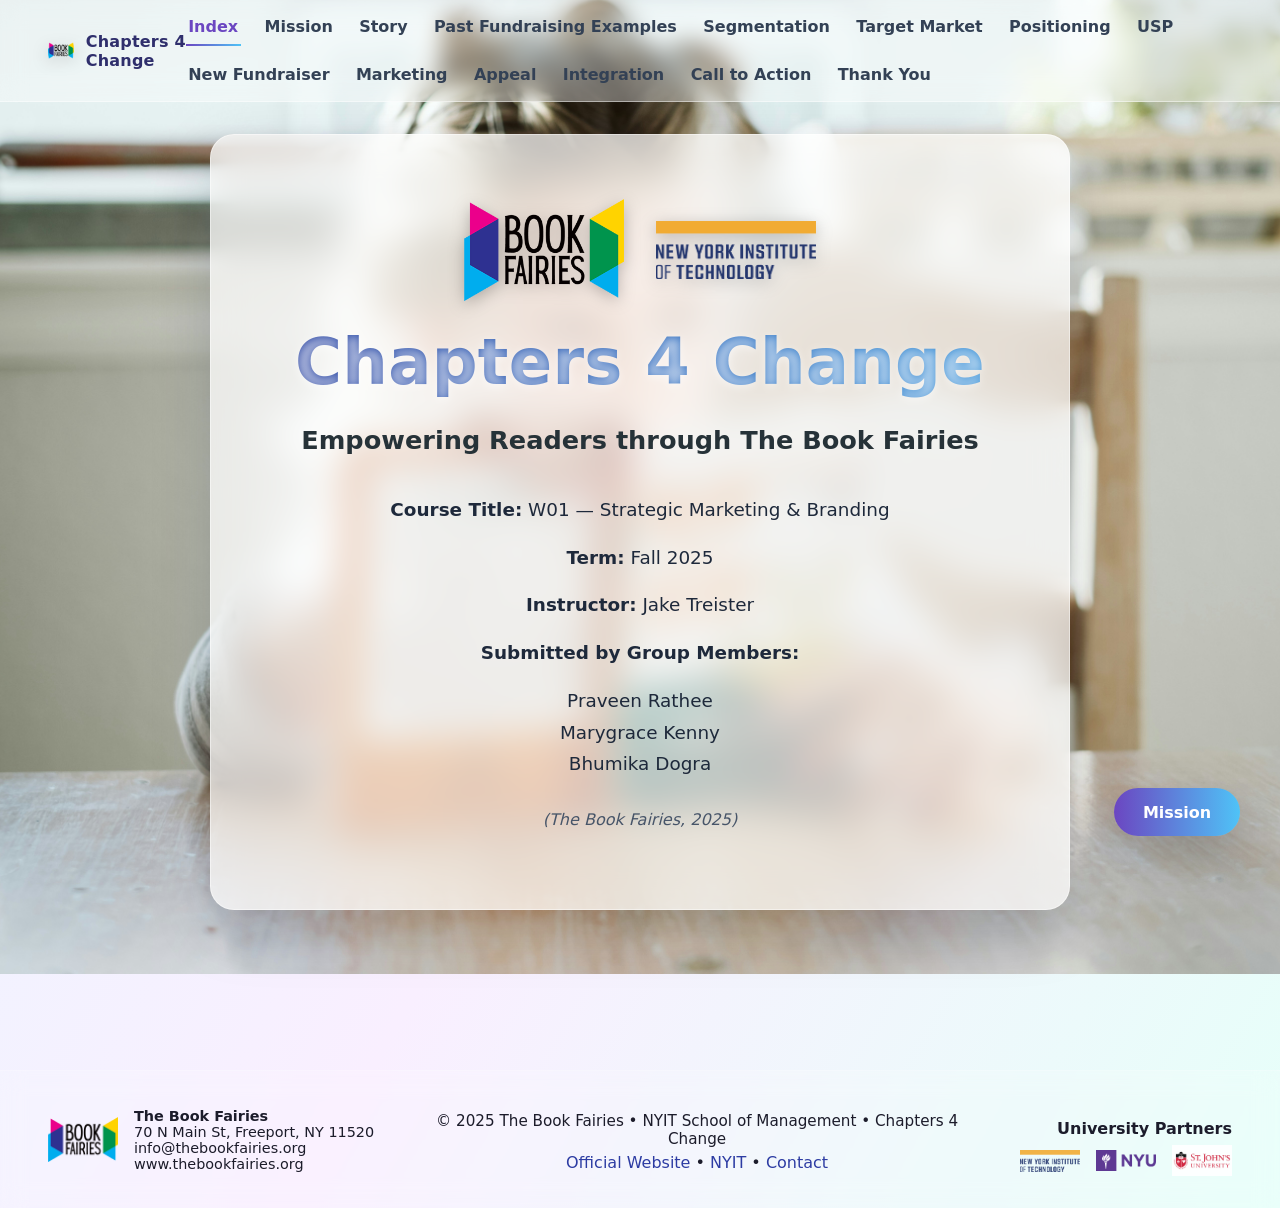
<file: index.html>
<!DOCTYPE html>
<html lang="en" dir="ltr">
<head>
  <meta charset="utf-8">
  <meta http-equiv="x-ua-compatible" content="ie=edge">
  <meta name="viewport" content="width=device-width, initial-scale=1, viewport-fit=cover">
  <title>Chapters 4 Change | The Book Fairies</title>
  <meta name="description" content="Chapters 4 Change — a university project with The Book Fairies to empower readers and expand access to books across New York.">
  <link rel="stylesheet" href="style.css">
  <script defer src="app.js"></script>
  <style>
    .dual-logos {
      display: flex;
      align-items: center;
      justify-content: center;
      gap: 2rem;
      flex-wrap: wrap;
      margin-bottom: 1.5rem;
    }
    .dual-logos img {
      width: 160px;
      max-width: 45%;
      height: auto;
      filter: drop-shadow(0 4px 8px rgba(0,0,0,.25));
      transition: transform 0.3s ease;
    }
    .dual-logos img:hover {
      transform: scale(1.05);
    }
  </style>
</head>

<body class="page page-title" data-page="title" data-theme="light">

  <!-- Skip Link -->
  <a href="#main" class="skip-link">Skip to content</a>
  <canvas id="bgParticles" aria-hidden="true"></canvas>

  <!-- ========================= UNIVERSAL NAVBAR ========================= -->
  <nav class="navbar" aria-label="Primary">
    <div class="nav-left">
      <a href="index.html">
        <img class="nav-logo" src="images/BookFairies_Logo.png" alt="The Book Fairies logo">
      </a>
      <span class="brand-title">Chapters 4 Change</span>
    </div>

    <div class="nav-links">
      <a href="index.html">Index</a>
      <a href="mission.html">Mission</a>
      <a href="story.html">Story</a>
      <a href="pastfundraiserexperience.html">Past Fundraising Examples</a>
      <a href="segmentation.html">Segmentation</a>
      <a href="target.html">Target Market</a>
      <a href="positioning.html">Positioning</a>
      <a href="usp.html">USP</a>
      <a href="fundraiser.html">New Fundraiser</a>
      <a href="marketing.html">Marketing</a>
      <a href="appeal.html">Appeal</a>
      <a href="integration.html">Integration</a>
      <a href="cta.html">Call to Action</a>
      <a href="thanku.html">Thank You</a>
    </div>
  </nav>

  <!-- Progress Bar -->
  <div id="progressBar" aria-hidden="true"></div>

  <!-- ========================= HERO SECTION ========================= -->
  <main id="main" class="main" tabindex="-1" aria-label="Title slide">
    <section
      id="title"
      class="section hero-section fade-in"
      data-hero="true"
      data-parallax="0.25"
      aria-label="Chapters 4 Change hero"
      style="background-image: url('images/Hero.jpg'); background-position: center; background-size: cover; background-attachment: fixed;"
    >
      <div
        class="hero-overlay gradient-dark hero-content glass-light animated-fade"
        data-animate="in"
        data-delay="120"
        role="region"
        aria-labelledby="title-heading"
      >
        <!-- ✅ Dual Logos (Book Fairies + NYIT) -->
        <div class="dual-logos">
          <img src="images/BookFairies_Logo.png" alt="The Book Fairies Logo">
          <img src="images/Nyit.png" alt="NYIT Logo">
        </div>

        <h1 id="title-heading" class="hero-title gradient-text animated-slide">
          Chapters 4 Change
        </h1>

        <p class="hero-subtitle typewriter" data-text="Empowering Readers through The Book Fairies">
          Empowering Readers through The Book Fairies
        </p>

        <div class="presentation-meta" aria-label="Course and Team">
          <p><strong>Course Title:</strong> W01 — Strategic Marketing &amp; Branding</p>
          <p><strong>Term:</strong> Fall 2025</p>
          <p><strong>Instructor:</strong> Jake Treister</p>
          <p><strong>Submitted by Group Members:</strong></p>
          <ul class="group-members">
            <li>Praveen Rathee</li>
            <li>Marygrace Kenny</li>
            <li>Bhumika Dogra</li>
          </ul>
        </div>

        <p class="citation">(The Book Fairies, 2025)</p>
      </div>
    </section>
  </main>

  <!-- Floating Nav -->
  <a href="mission.html" class="floating-next">Mission</a>

  <!-- ========================= UNIVERSAL FOOTER ========================= -->
  <footer class="universal-footer">
    <div class="footer-content">
      <div class="footer-left">
        <img src="images/BookFairies_Logo.png" alt="The Book Fairies Logo" class="footer-logo" />
        <div class="footer-text">
          <p><strong>The Book Fairies</strong></p>
          <p>70 N Main St, Freeport, NY 11520</p>
          <p><a href="mailto:info@thebookfairies.org">info@thebookfairies.org</a></p>
          <p><a href="https://thebookfairies.org" target="_blank">www.thebookfairies.org</a></p>
        </div>
      </div>

      <div class="footer-center">
        <p>© 2025 The Book Fairies • NYIT School of Management • Chapters 4 Change</p>
        <div class="footer-links">
          <a href="https://thebookfairies.org" target="_blank">Official Website</a> • 
          <a href="https://www.nyit.edu" target="_blank">NYIT</a> • 
          <a href="mailto:info@thebookfairies.org">Contact</a>
        </div>
      </div>

      <div class="footer-right">
        <p class="partners-title">University Partners</p>
        <div class="partners-logos">
          <img src="images/Nyit.png" alt="NYIT Logo" class="partner-logo" />
          <img src="images/Stony Brooks.png" alt="Stony Brook University Logo" class="partner-logo" />
          <img src="images/stjohn.png" alt="St. John's University Logo" class="partner-logo" />
        </div>
      </div>
    </div>
  </footer>

</body>
</html>
</file>
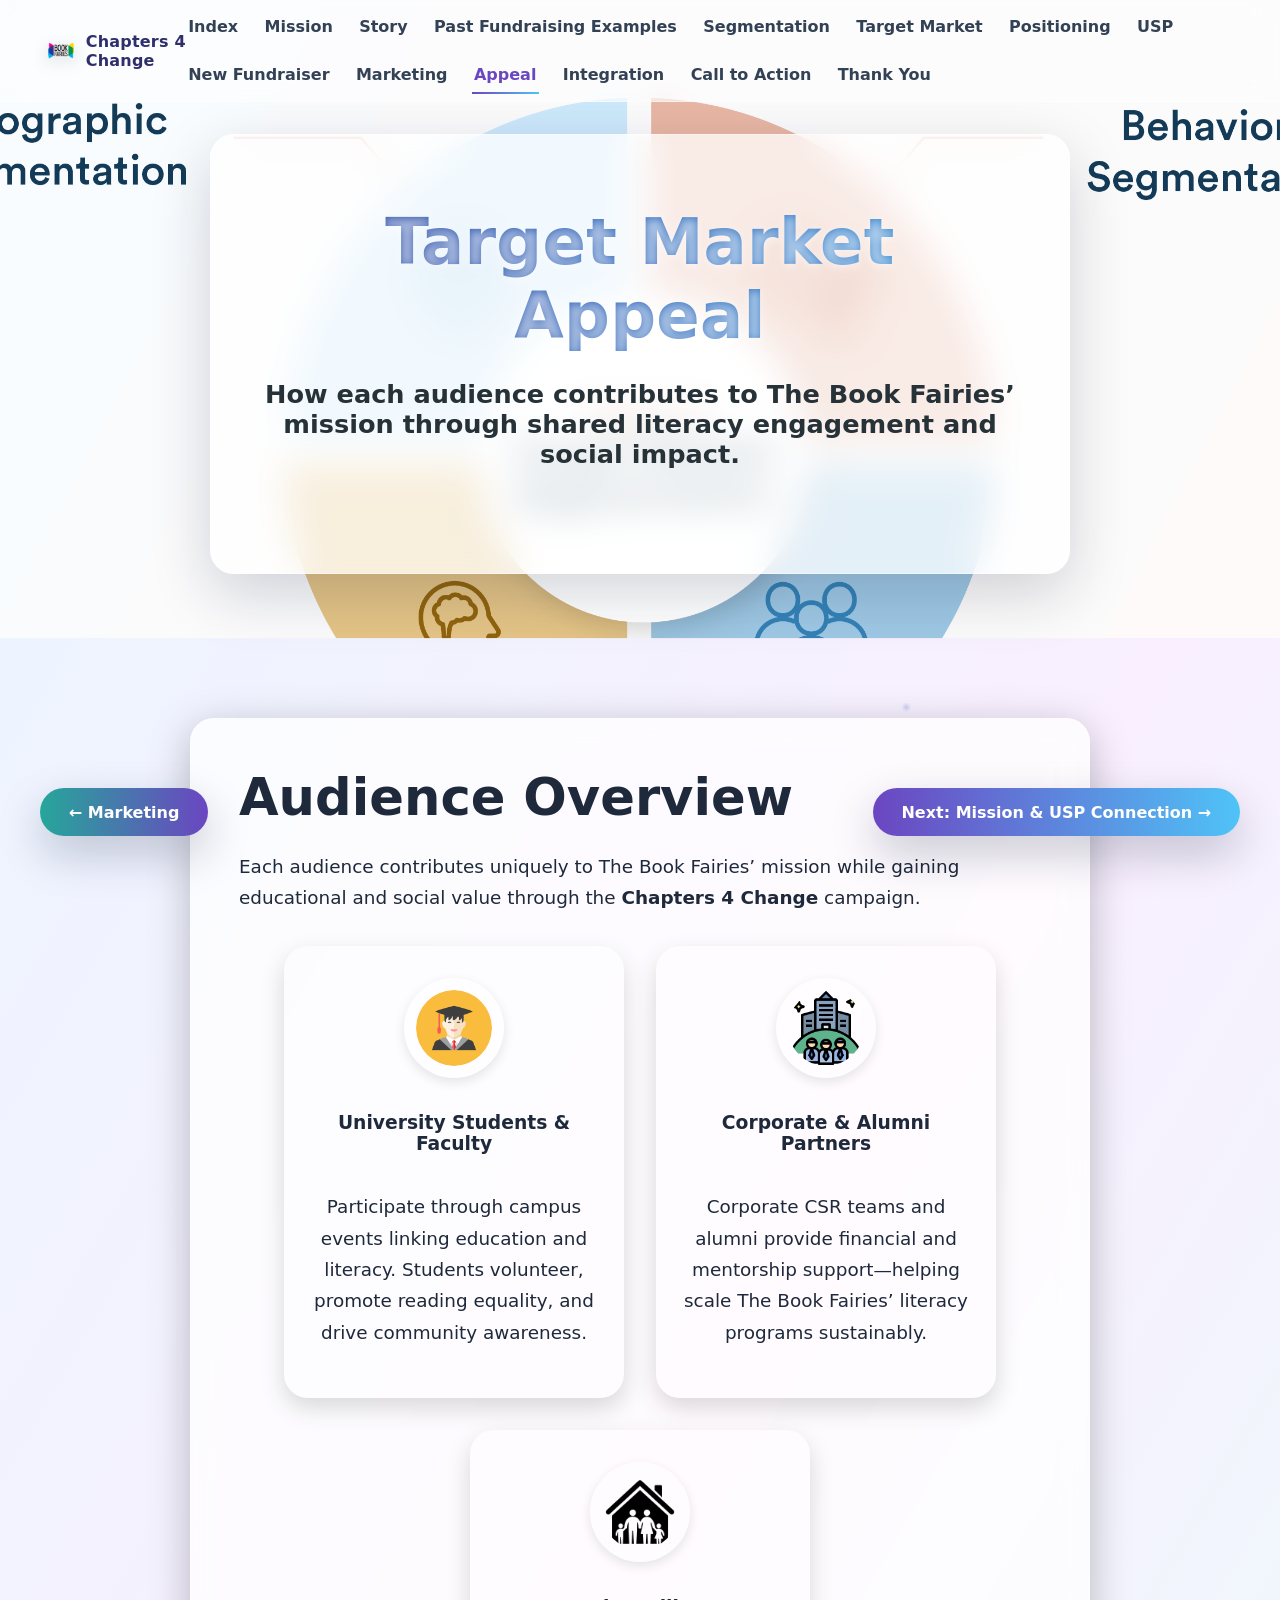
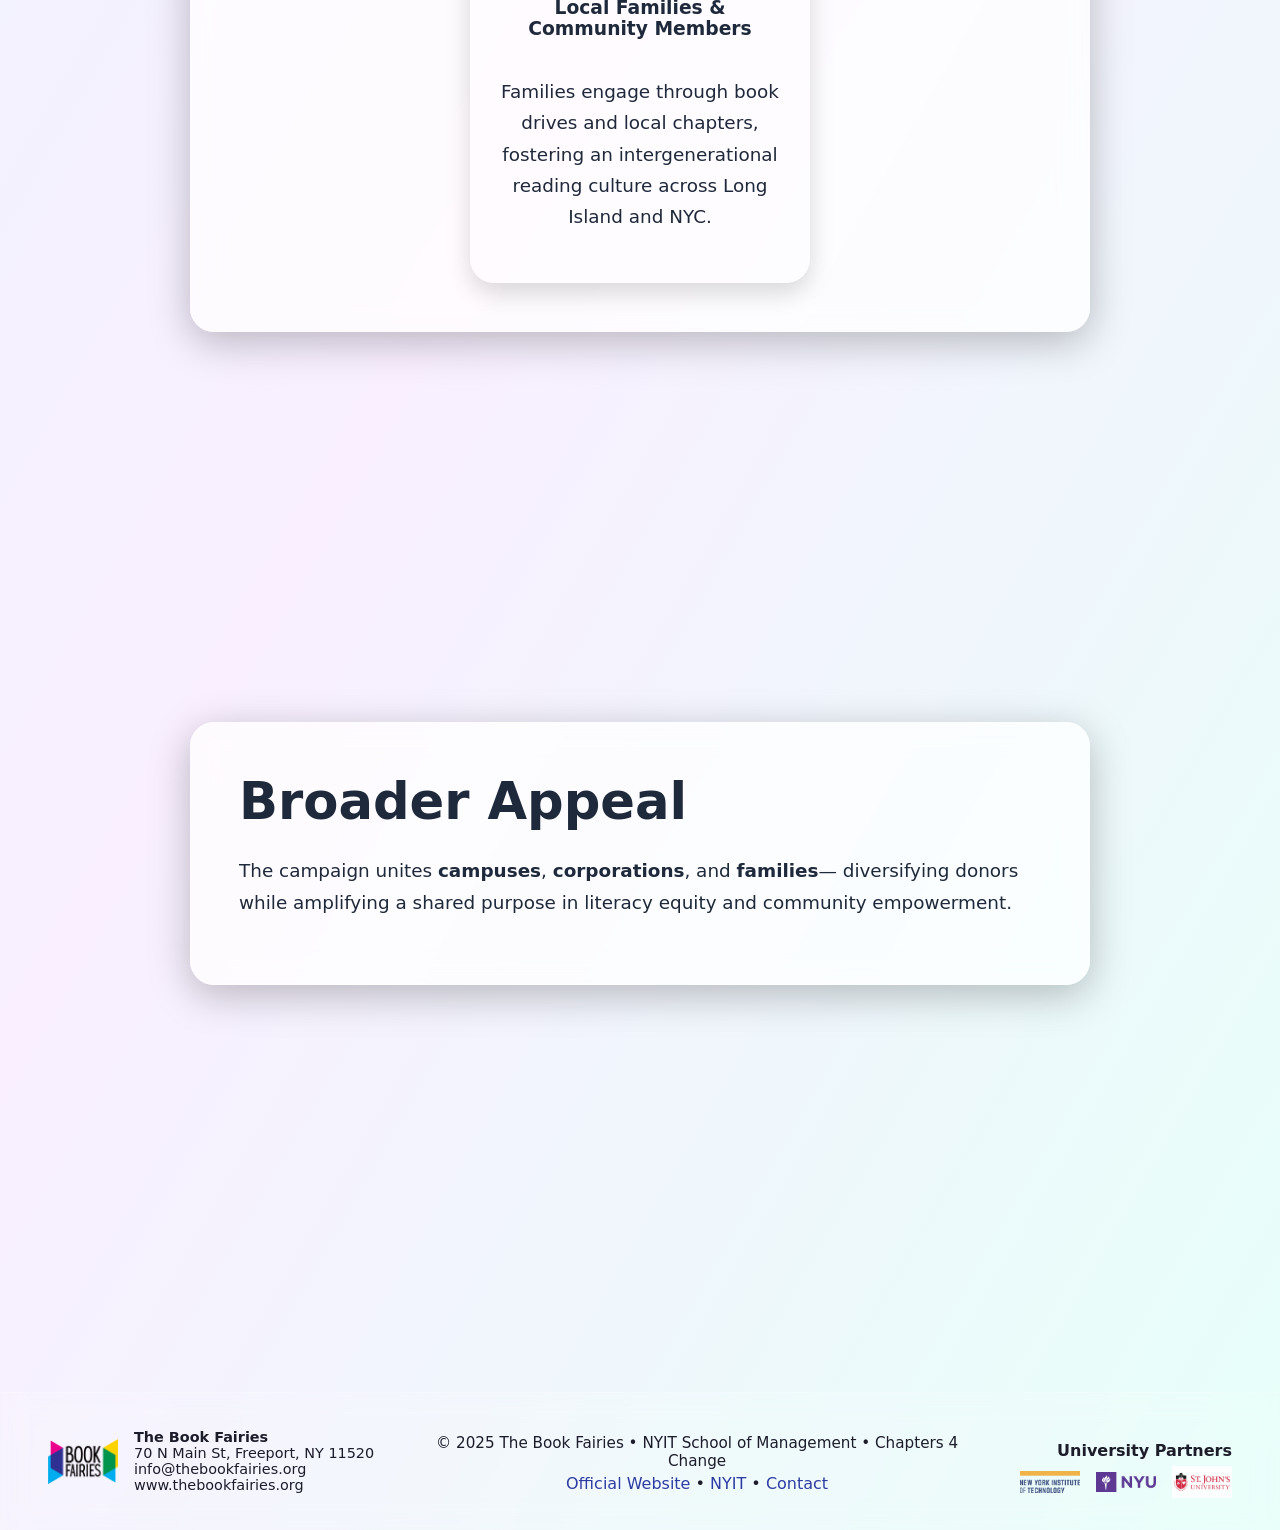
<file: appeal.html>
<!DOCTYPE html>
<html lang="en">
<head>
  <meta charset="UTF-8" />
  <meta name="viewport" content="width=device-width, initial-scale=1.0" />
  <title>Target Market Appeal | Chapters 4 Change</title>
  <link rel="stylesheet" href="style.css" />
  <script defer src="app.js"></script>
</head>

<body>
  <canvas id="bgParticles"></canvas>
  <a href="#main" class="skip-link">Skip to content</a>

<!-- ========================= UNIVERSAL NAVBAR ========================= -->
<nav class="navbar" aria-label="Primary">
  <div class="nav-left">
    <a href="index.html">
      <img class="nav-logo" src="images/BookFairies_Logo.png" alt="The Book Fairies logo">
    </a>
    <span class="brand-title">Chapters 4 Change</span>
  </div>

  <div class="nav-links">
    <a href="index.html">Index</a>
    <a href="mission.html">Mission</a>
    <a href="story.html">Story</a>
    <a href="pastfundraiserexperience.html">Past Fundraising Examples</a>
    <a href="segmentation.html">Segmentation</a>
    <a href="target.html">Target Market</a>
    <a href="positioning.html">Positioning</a>
    <a href="usp.html">USP</a>
    <a href="fundraiser.html">New Fundraiser</a>
    <a href="marketing.html">Marketing</a>
    <a href="appeal.html">Appeal</a>
    <a href="integration.html">Integration</a>
    <a href="cta.html">Call to Action</a>
    <a href="thanku.html">Thank You</a>
  </div>
</nav>


  <!-- ========================= HERO SECTION ========================= -->
  <section class="hero-section" style="background-image: url('images/segmentation.jpg');">
    <div class="hero-overlay fade-in">
      <h1 class="hero-title gradient-text">Target Market Appeal</h1>
      <p class="hero-subtitle">
        How each audience contributes to The Book Fairies’ mission through shared literacy engagement and social impact.
      </p>
    </div>
  </section>

  <!-- ========================= MAIN CONTENT ========================= -->
  <main id="main">
    <section class="section fade-in">
      <div class="card story-content glassy">
        <h2>Audience Overview</h2>
        <p>
          Each audience contributes uniquely to The Book Fairies’ mission while gaining educational and social value through the <strong>Chapters 4 Change</strong> campaign.
        </p>

        <div class="persona-grid">
          <!-- STUDENTS -->
          <div class="persona-card fade-in">
            <img src="images/studenticon.png" alt="Student Icon" class="persona-img" />
            <h3>University Students & Faculty</h3>
            <p>
              Participate through campus events linking education and literacy. 
              Students volunteer, promote reading equality, and drive community awareness.
            </p>
          </div>

          <!-- CORPORATE -->
          <div class="persona-card fade-in">
            <img src="images/corporateicon.png" alt="Corporate Icon" class="persona-img" />
            <h3>Corporate & Alumni Partners</h3>
            <p>
              Corporate CSR teams and alumni provide financial and mentorship support—helping scale The Book Fairies’ literacy programs sustainably.
            </p>
          </div>

          <!-- FAMILIES -->
          <div class="persona-card fade-in">
            <img src="images/familyicon.png" alt="Family Icon" class="persona-img" />
            <h3>Local Families & Community Members</h3>
            <p>
              Families engage through book drives and local chapters, fostering an intergenerational reading culture across Long Island and NYC.
            </p>
          </div>
        </div>
      </div>
    </section>

    <!-- ========================= CLOSING APPEAL ========================= -->
    <section class="section fade-in">
      <div class="card story-content story-center glassy">
        <h2>Broader Appeal</h2>
        <p>
          The campaign unites <strong>campuses</strong>, <strong>corporations</strong>, and <strong>families</strong>—
          diversifying donors while amplifying a shared purpose in literacy equity and community empowerment.
        </p>
      </div>
    </section>
  </main>

  <!-- ========================= FLOATING NAV ========================= -->
  <a href="marketing.html" class="floating-prev">← Marketing</a>
  <a href="integration.html" class="floating-next">Next: Mission & USP Connection →</a>

<!-- ========================= UNIVERSAL FOOTER ========================= -->
<footer class="universal-footer">
  <div class="footer-content">
    
    <!-- LEFT SIDE: BOOK FAIRIES INFO -->
    <div class="footer-left">
      <img src="images/BookFairies_Logo.png" alt="The Book Fairies Logo" class="footer-logo" />
      <div class="footer-text">
        <p><strong>The Book Fairies</strong></p>
        <p>70 N Main St, Freeport, NY 11520</p>
        <p><a href="mailto:info@thebookfairies.org">info@thebookfairies.org</a></p>
        <p><a href="https://thebookfairies.org" target="_blank">www.thebookfairies.org</a></p>
      </div>
    </div>

    <!-- CENTER SECTION -->
    <div class="footer-center">
      <p>© 2025 The Book Fairies • NYIT School of Management • Chapters 4 Change</p>
      <div class="footer-links">
        <a href="https://thebookfairies.org" target="_blank">Official Website</a> • 
        <a href="https://www.nyit.edu" target="_blank">NYIT</a> • 
        <a href="mailto:info@thebookfairies.org">Contact</a>
      </div>
    </div>

    <!-- RIGHT SIDE: UNIVERSITY PARTNERS -->
    <div class="footer-right">
      <p class="partners-title">University Partners</p>
      <div class="partners-logos">
        <img src="images/Nyit.png" alt="NYIT Logo" class="partner-logo" />
        <img src="images/Stony Brooks.png" alt="Stony Brook University Logo" class="partner-logo" />
        <img src="images/stjohn.png" alt="St. John's University Logo" class="partner-logo" />
      </div>
    </div>
  </div>
</footer>

</body>
</html>
</file>
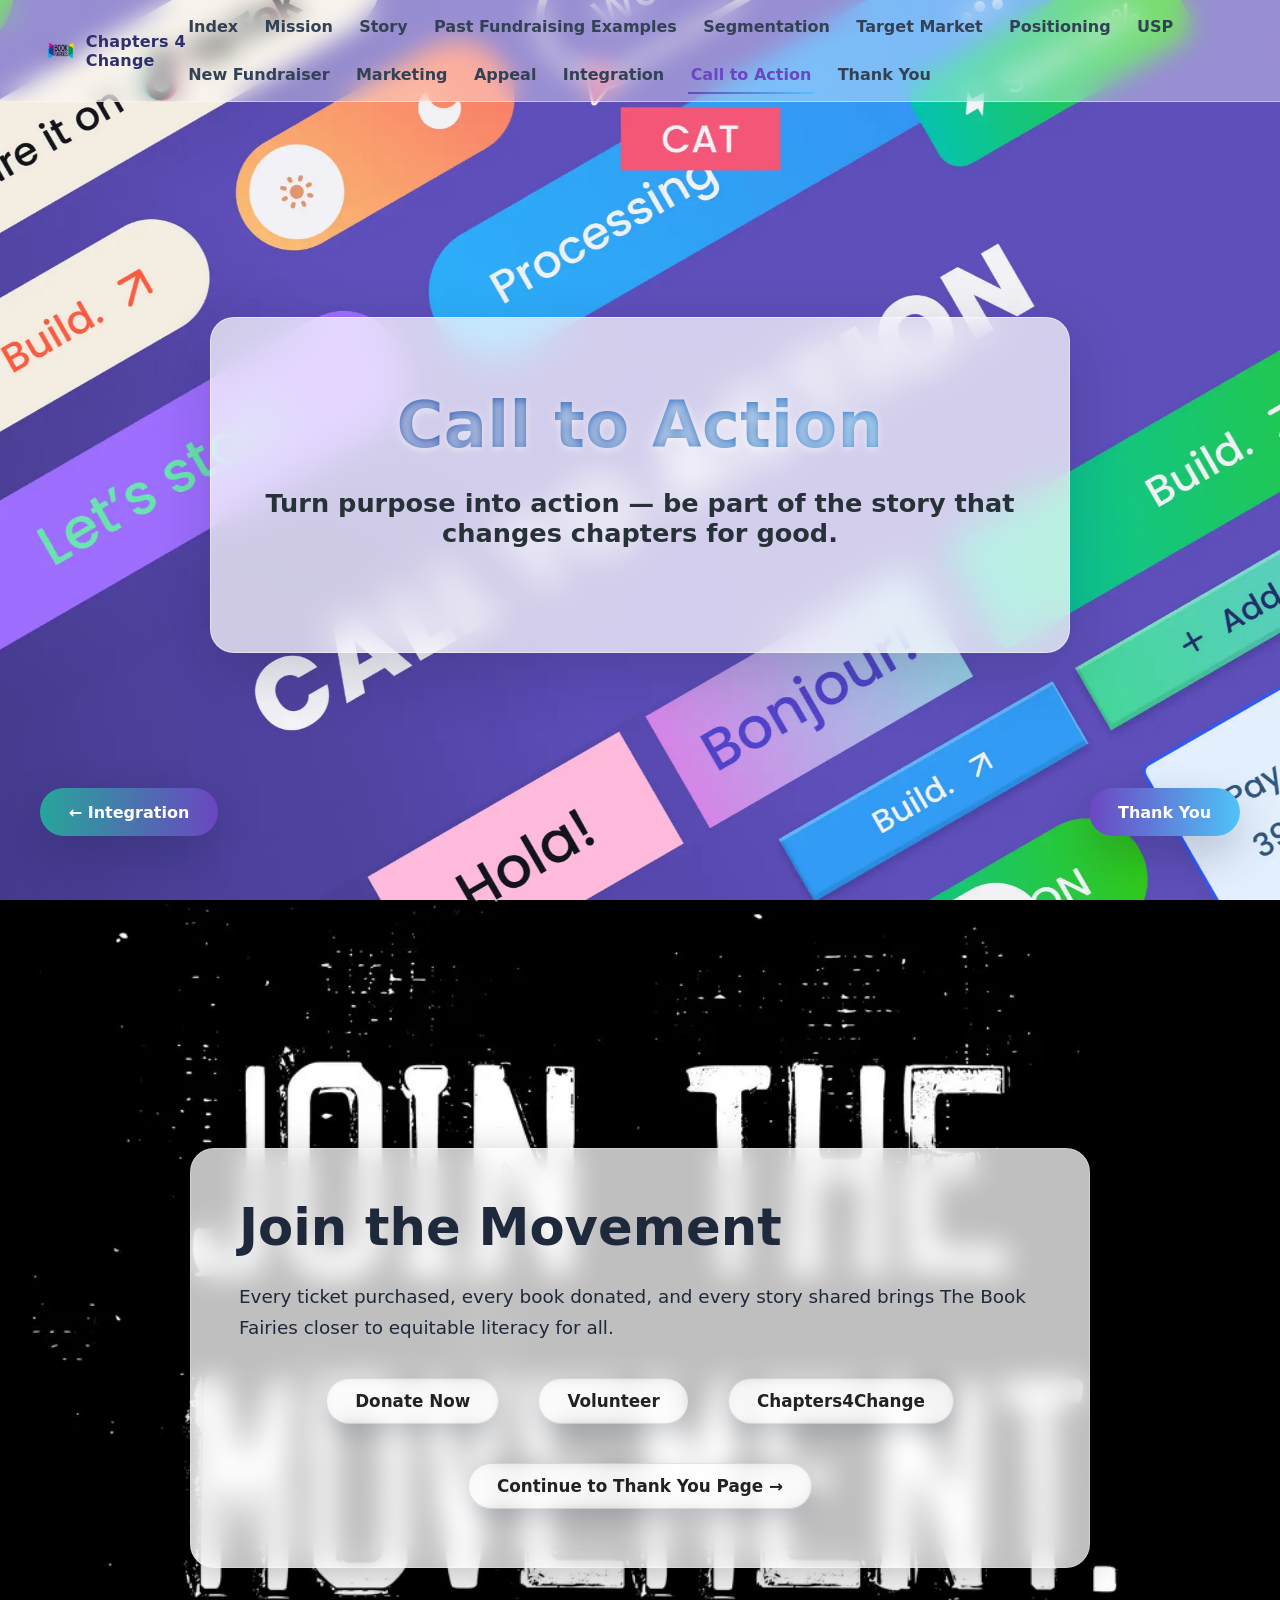
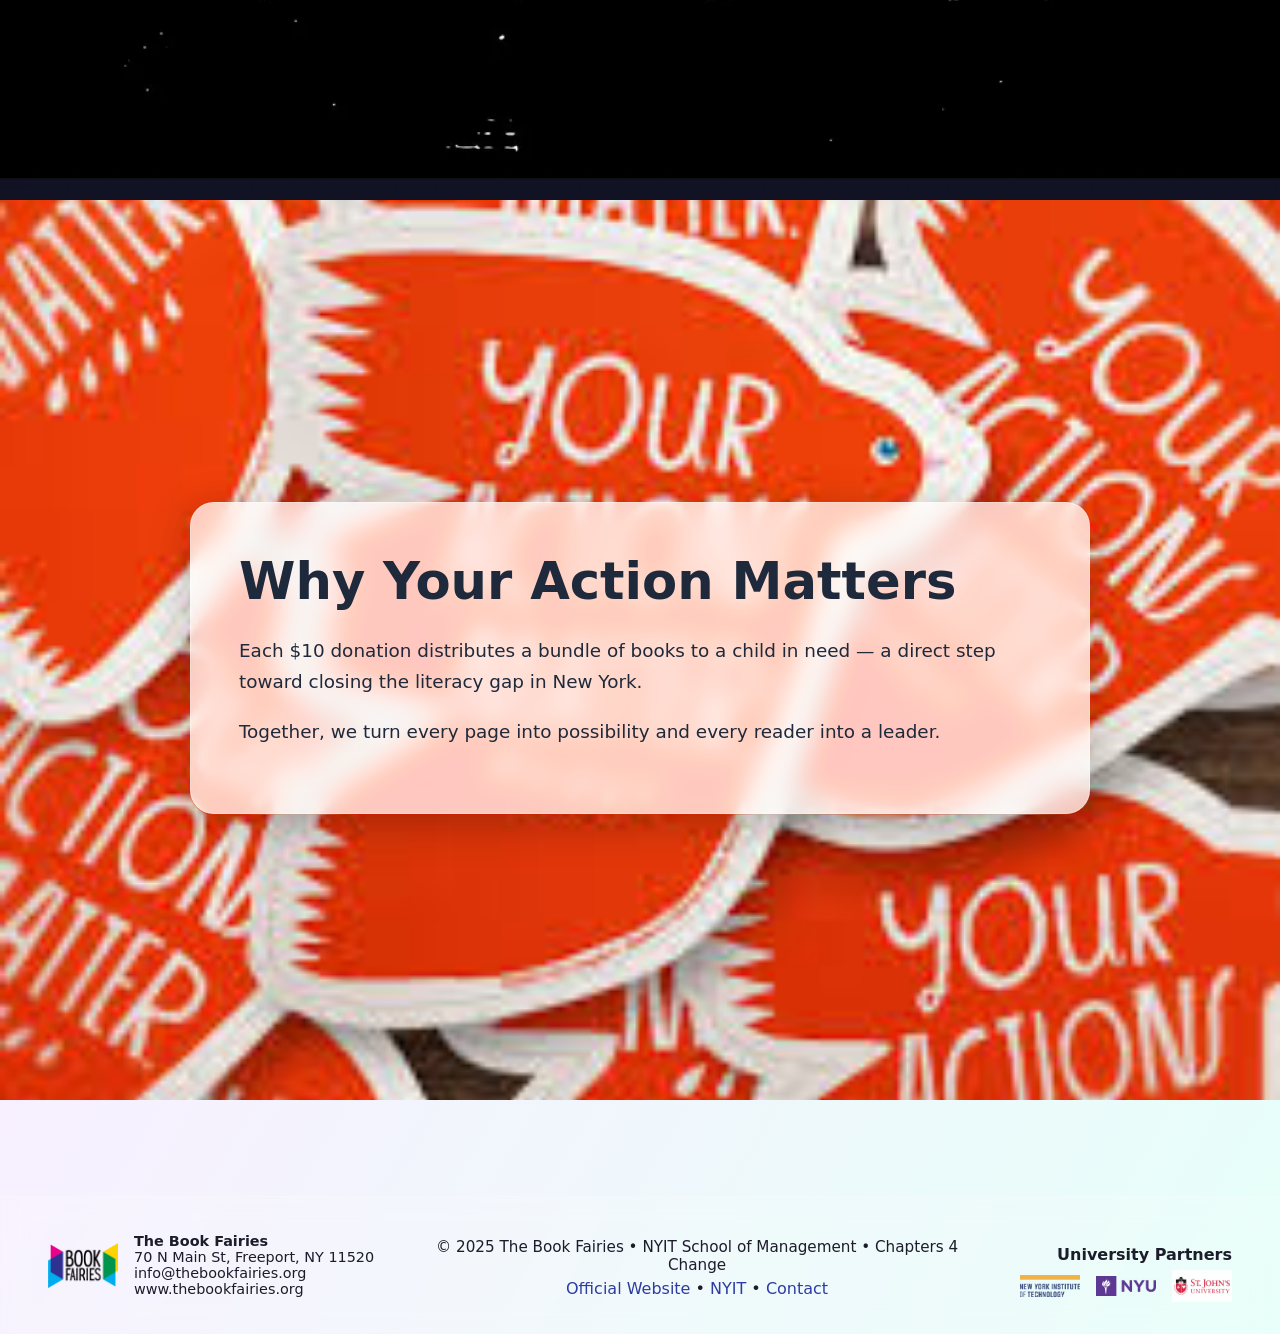
<file: cta.html>
<!DOCTYPE html>
<html lang="en">
<head>
  <meta charset="UTF-8" />
  <meta name="viewport" content="width=device-width, initial-scale=1.0" />
  <title>Call to Action | Chapters 4 Change</title>
  <link rel="stylesheet" href="style.css" />
  <script defer src="app.js"></script>
</head>

<body class="page-cta">
  <a href="#main" class="skip-link">Skip to content</a>
  <canvas id="bgParticles"></canvas>
  <div id="progressBar"></div>

<!-- ========================= UNIVERSAL NAVBAR ========================= -->
<nav class="navbar" aria-label="Primary">
  <div class="nav-left">
    <a href="index.html">
      <img class="nav-logo" src="images/BookFairies_Logo.png" alt="The Book Fairies logo">
    </a>
    <span class="brand-title">Chapters 4 Change</span>
  </div>

  <div class="nav-links">
    <a href="index.html">Index</a>
    <a href="mission.html">Mission</a>
    <a href="story.html">Story</a>
    <a href="pastfundraiserexperience.html">Past Fundraising Examples</a>
    <a href="segmentation.html">Segmentation</a>
    <a href="target.html">Target Market</a>
    <a href="positioning.html">Positioning</a>
    <a href="usp.html">USP</a>
    <a href="fundraiser.html">New Fundraiser</a>
    <a href="marketing.html">Marketing</a>
    <a href="appeal.html">Appeal</a>
    <a href="integration.html">Integration</a>
    <a href="cta.html">Call to Action</a>
    <a href="thanku.html">Thank You</a>
  </div>
</nav>

  <!-- ========================= HERO ========================= -->
  <section class="section hero-section fade-in"
    style="background-image:url('images/ctahero.webp'); background-size:cover; background-position:center;">
    <div class="hero-overlay animated-fade">
      <h1 class="hero-title gradient-text">Call to Action</h1>
      <p class="hero-subtitle">
        Turn purpose into action — be part of the story that changes chapters for good.
      </p>
    </div>
  </section>

  <!-- ========================= MAIN CONTENT ========================= -->
  <main id="main">

<!-- SECTION 1: JOIN THE MOVEMENT -->
<section class="section fade-in"
  style="background-image:url('images/ctacontainer1.webp'); background-size:cover; background-position:center; background-repeat:no-repeat;">
  <div class="card story-content story-center">
    <h2>Join the Movement</h2>
    <p>
      Every ticket purchased, every book donated, and every story shared brings The Book Fairies closer to equitable literacy for all.
    </p>

    <div class="cta-buttons clean-style">
      <a href="https://thebookfairies.org/book-fairies-how-to-donate-funds/" target="_blank" class="cta-btn">Donate Now</a>
      <a href="https://thebookfairies.org/volunteer/" target="_blank" class="cta-btn">Volunteer</a>
      <a href="https://rathee000001.github.io/the-book-faries/" target="_blank" class="cta-btn">Chapters4Change</a>
      <a href="thanku.html" class="cta-btn">Continue to Thank You Page →</a>
    </div>
  </div>
</section>


    <!-- SECTION 2: WHY YOUR ACTION MATTERS -->
    <section class="section fade-in"
      style="background-image:url('images/ctacontainer2.jpg'); background-size:cover; background-position:center; background-repeat:no-repeat;">
      <div class="card story-content">
        <h2>Why Your Action Matters</h2>
        <p>
          Each $10 donation distributes a bundle of books to a child in need — a direct step toward closing the literacy gap in New York.
        </p>
        <p>
          Together, we turn every page into possibility and every reader into a leader.
        </p>
      </div>
    </section>

  </main>

  <!-- ========================= FLOATING NAV ========================= -->
  <a href="integration.html" class="floating-prev">← Integration</a>
<a class="floating-next" href="thanku.html" aria-label="Next: Thank You">Thank You</a>

<!-- ========================= UNIVERSAL FOOTER ========================= -->
<footer class="universal-footer">
  <div class="footer-content">
    
    <!-- LEFT SIDE: BOOK FAIRIES INFO -->
    <div class="footer-left">
      <img src="images/BookFairies_Logo.png" alt="The Book Fairies Logo" class="footer-logo" />
      <div class="footer-text">
        <p><strong>The Book Fairies</strong></p>
        <p>70 N Main St, Freeport, NY 11520</p>
        <p><a href="mailto:info@thebookfairies.org">info@thebookfairies.org</a></p>
        <p><a href="https://thebookfairies.org" target="_blank">www.thebookfairies.org</a></p>
      </div>
    </div>

    <!-- CENTER SECTION -->
    <div class="footer-center">
      <p>© 2025 The Book Fairies • NYIT School of Management • Chapters 4 Change</p>
      <div class="footer-links">
        <a href="https://thebookfairies.org" target="_blank">Official Website</a> • 
        <a href="https://www.nyit.edu" target="_blank">NYIT</a> • 
        <a href="mailto:info@thebookfairies.org">Contact</a>
      </div>
    </div>

    <!-- RIGHT SIDE: UNIVERSITY PARTNERS -->
    <div class="footer-right">
      <p class="partners-title">University Partners</p>
      <div class="partners-logos">
        <img src="images/Nyit.png" alt="NYIT Logo" class="partner-logo" />
        <img src="images/Stony Brooks.png" alt="Stony Brook University Logo" class="partner-logo" />
        <img src="images/stjohn.png" alt="St. John's University Logo" class="partner-logo" />
      </div>
    </div>
  </div>
</footer>

</body>
</html>
</file>
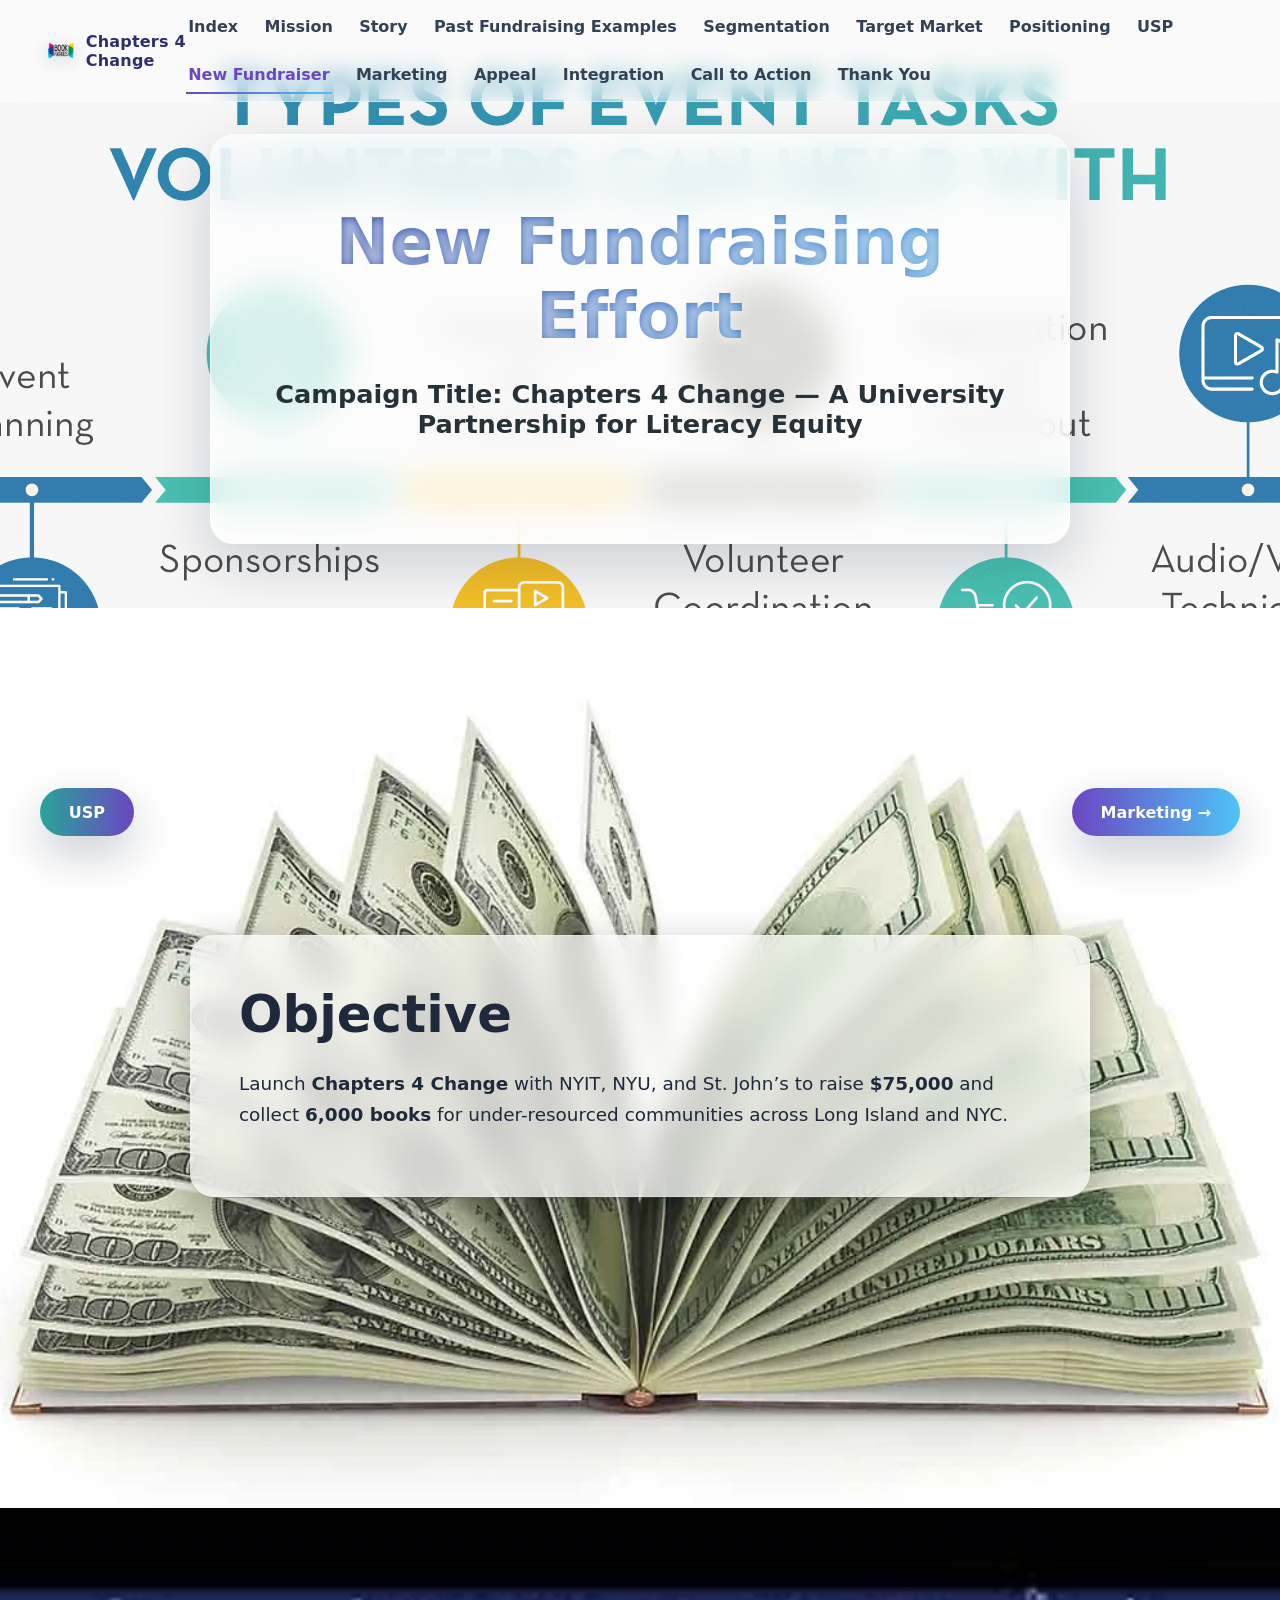
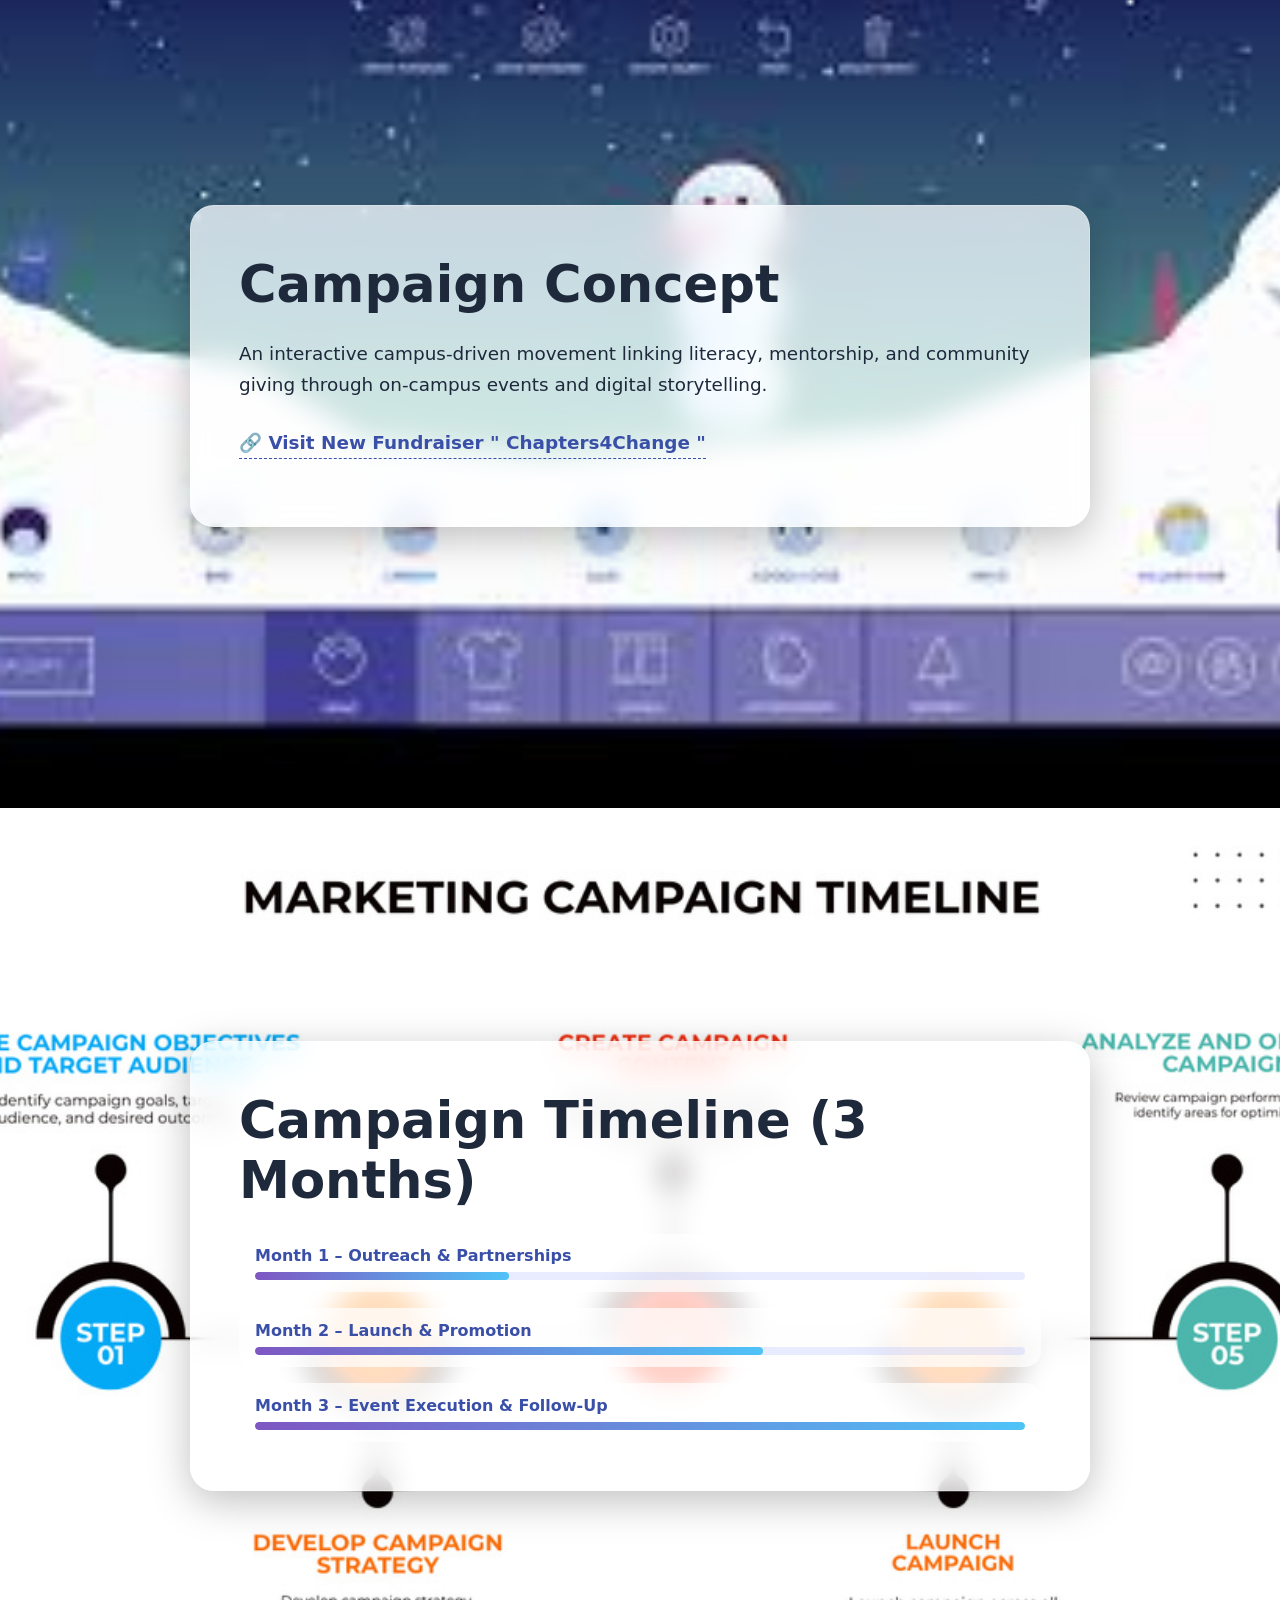
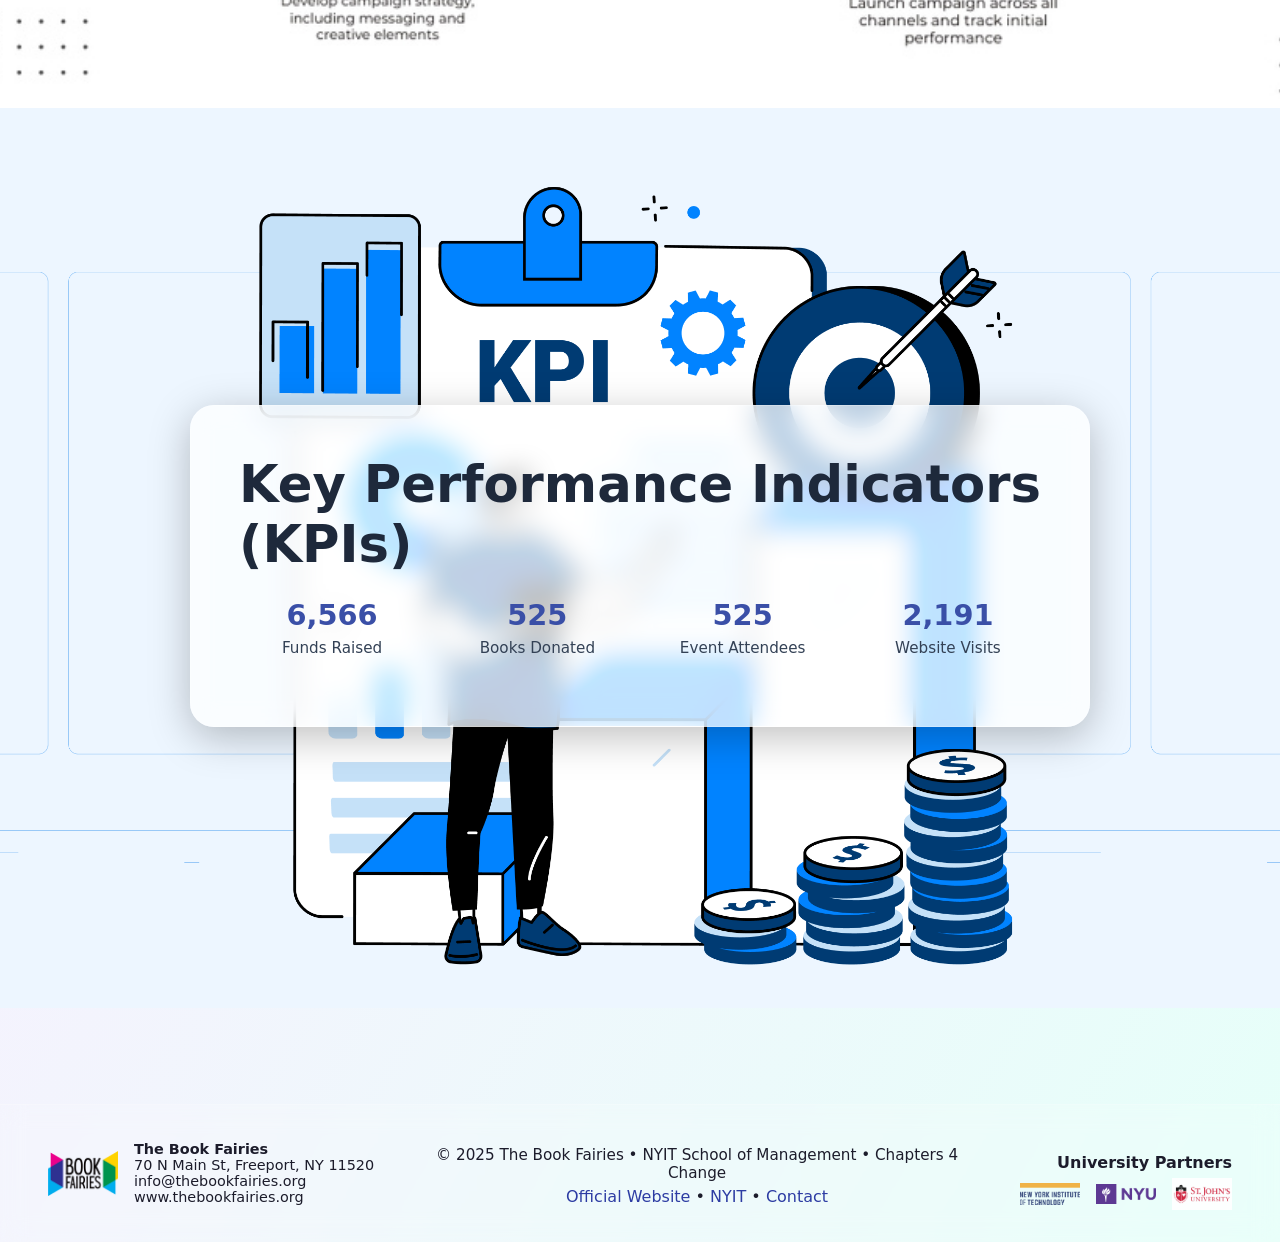
<file: fundraiser.html>
<!DOCTYPE html>
<html lang="en">
<head>
  <meta charset="UTF-8" />
  <meta name="viewport" content="width=device-width, initial-scale=1.0" />
  <title>New Fundraising Effort | Chapters 4 Change</title>
  <link rel="stylesheet" href="style.css" />
  <script defer src="app.js"></script>
</head>

<body>
  <canvas id="bgParticles"></canvas>
  <a href="#main" class="skip-link">Skip to content</a>
<!-- ========================= UNIVERSAL NAVBAR ========================= -->
<nav class="navbar" aria-label="Primary">
  <div class="nav-left">
    <a href="index.html">
      <img class="nav-logo" src="images/BookFairies_Logo.png" alt="The Book Fairies logo">
    </a>
    <span class="brand-title">Chapters 4 Change</span>
  </div>

  <div class="nav-links">
    <a href="index.html">Index</a>
    <a href="mission.html">Mission</a>
    <a href="story.html">Story</a>
    <a href="pastfundraiserexperience.html">Past Fundraising Examples</a>
    <a href="segmentation.html">Segmentation</a>
    <a href="target.html">Target Market</a>
    <a href="positioning.html">Positioning</a>
    <a href="usp.html">USP</a>
    <a href="fundraiser.html">New Fundraiser</a>
    <a href="marketing.html">Marketing</a>
    <a href="appeal.html">Appeal</a>
    <a href="integration.html">Integration</a>
    <a href="cta.html">Call to Action</a>
    <a href="thanku.html">Thank You</a>
  </div>
</nav>

  <!-- HERO SECTION -->
  <section class="hero-section" style="background-image: url('images/newfundhero.webp');">
    <div class="hero-overlay fade-in">
      <h1 class="hero-title gradient-text">New Fundraising Effort</h1>
      <p class="hero-subtitle">
        <strong>Campaign Title:</strong> Chapters 4 Change — A University Partnership for Literacy Equity
      </p>
    </div>
  </section>

  <!-- MAIN CONTENT -->
  <main id="main">

    <!-- OBJECTIVE -->
    <section class="section fade-in" style="background-image:url('images/newfundcontainer2.webp'); background-size:cover; background-position:center;">
      <div class="card story-content glassy">
        <h2>Objective</h2>
        <p>
          Launch <strong>Chapters 4 Change</strong> with NYIT, NYU, and St. John’s to raise <strong>$75,000</strong> and collect <strong>6,000 books</strong> for under-resourced communities across Long Island and NYC.
        </p>
      </div>
    </section>

    <!-- CAMPAIGN CONCEPT -->
    <section class="section fade-in" style="background-image:url('images/newfundcontainer3.jpg'); background-size:cover; background-position:center;">
      <div class="card story-content glassy">
        <h2>Campaign Concept</h2>
        <p>
          An interactive campus-driven movement linking literacy, mentorship, and community giving through on-campus events and digital storytelling.
        </p>
        <p>
          <a href="https://rathee000001.github.io/the-book-faries/" target="_blank" class="btn-link">🔗 Visit New Fundraiser " Chapters4Change "</a>
        </p>
      </div>
    </section>

    <!-- TIMELINE -->
    <section class="section fade-in" style="background-image:url('images/newfundcontainer4.jpeg'); background-size:cover; background-position:center;">
      <div class="card story-content glassy">
        <h2>Campaign Timeline (3 Months)</h2>
        <div class="timeline-bars">
          <div class="bar">
            <span>Month 1 – Outreach & Partnerships</span>
            <div class="progress" style="--p: 33%;"></div>
          </div>
          <div class="bar">
            <span>Month 2 – Launch & Promotion</span>
            <div class="progress" style="--p: 66%;"></div>
          </div>
          <div class="bar">
            <span>Month 3 – Event Execution & Follow-Up</span>
            <div class="progress" style="--p: 100%;"></div>
          </div>
        </div>
      </div>
    </section>

    <!-- KPIs -->
    <section class="section fade-in kpi-section" style="background-image:url('images/newfundcontainer5.webp'); background-size:cover; background-position:center;">
      <div class="card story-content glassy">
        <h2>Key Performance Indicators (KPIs)</h2>
        <div class="kpi-grid">
          <div class="kpi"><span class="kpi-num" data-target="75000">$0</span><p>Funds Raised</p></div>
          <div class="kpi"><span class="kpi-num" data-target="6000">0</span><p>Books Donated</p></div>
          <div class="kpi"><span class="kpi-num" data-target="6000">0</span><p>Event Attendees</p></div>
          <div class="kpi"><span class="kpi-num" data-target="25000">0</span><p>Website Visits</p></div>
        </div>
      </div>
    </section>
  </main>

  <!-- FLOATING NAV -->
  <a href="usp.html" class="floating-prev">USP</a>
  <a href="marketing.html" class="floating-next">Marketing →</a>

<!-- ========================= UNIVERSAL FOOTER ========================= -->
<footer class="universal-footer">
  <div class="footer-content">
    
    <!-- LEFT SIDE: BOOK FAIRIES INFO -->
    <div class="footer-left">
      <img src="images/BookFairies_Logo.png" alt="The Book Fairies Logo" class="footer-logo" />
      <div class="footer-text">
        <p><strong>The Book Fairies</strong></p>
        <p>70 N Main St, Freeport, NY 11520</p>
        <p><a href="mailto:info@thebookfairies.org">info@thebookfairies.org</a></p>
        <p><a href="https://thebookfairies.org" target="_blank">www.thebookfairies.org</a></p>
      </div>
    </div>

    <!-- CENTER SECTION -->
    <div class="footer-center">
      <p>© 2025 The Book Fairies • NYIT School of Management • Chapters 4 Change</p>
      <div class="footer-links">
        <a href="https://thebookfairies.org" target="_blank">Official Website</a> • 
        <a href="https://www.nyit.edu" target="_blank">NYIT</a> • 
        <a href="mailto:info@thebookfairies.org">Contact</a>
      </div>
    </div>

    <!-- RIGHT SIDE: UNIVERSITY PARTNERS -->
    <div class="footer-right">
      <p class="partners-title">University Partners</p>
      <div class="partners-logos">
        <img src="images/Nyit.png" alt="NYIT Logo" class="partner-logo" />
        <img src="images/Stony Brooks.png" alt="Stony Brook University Logo" class="partner-logo" />
        <img src="images/stjohn.png" alt="St. John's University Logo" class="partner-logo" />
      </div>
    </div>
  </div>
</footer>
</body>
</html>
</file>
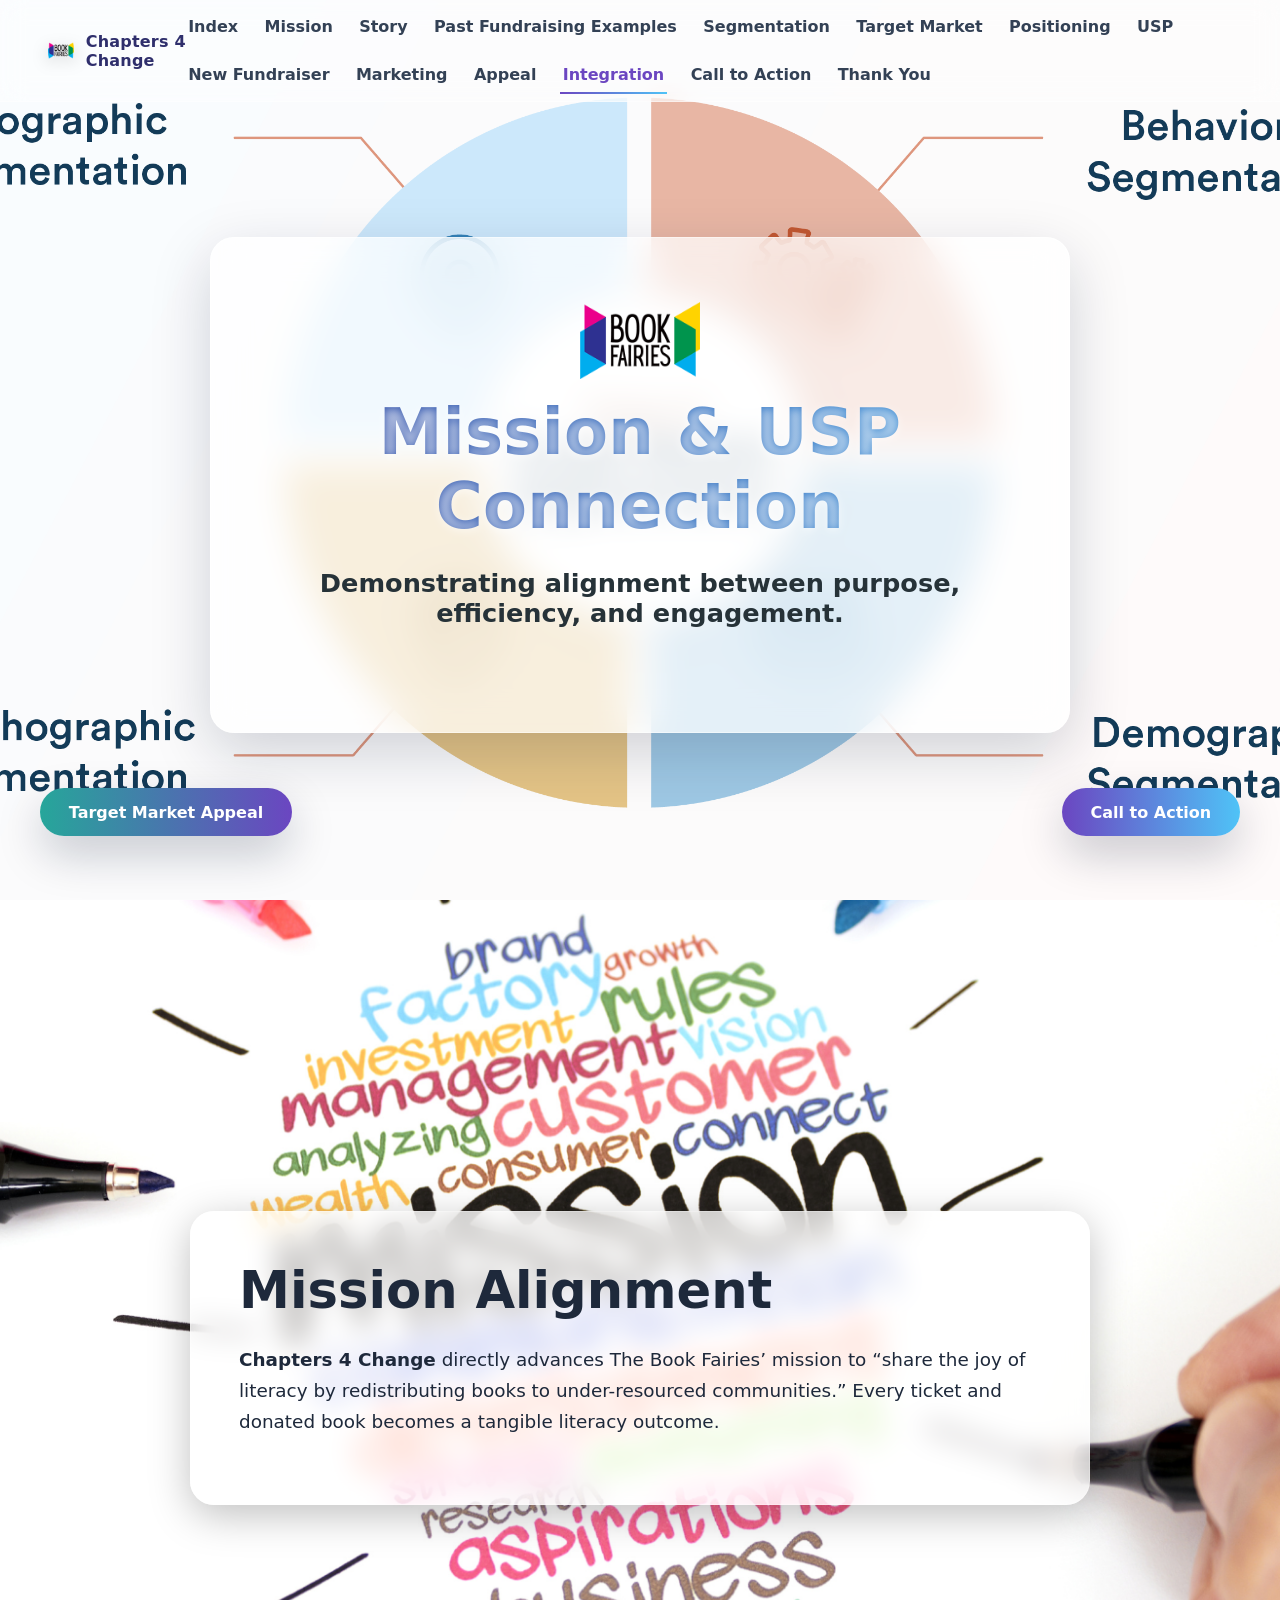
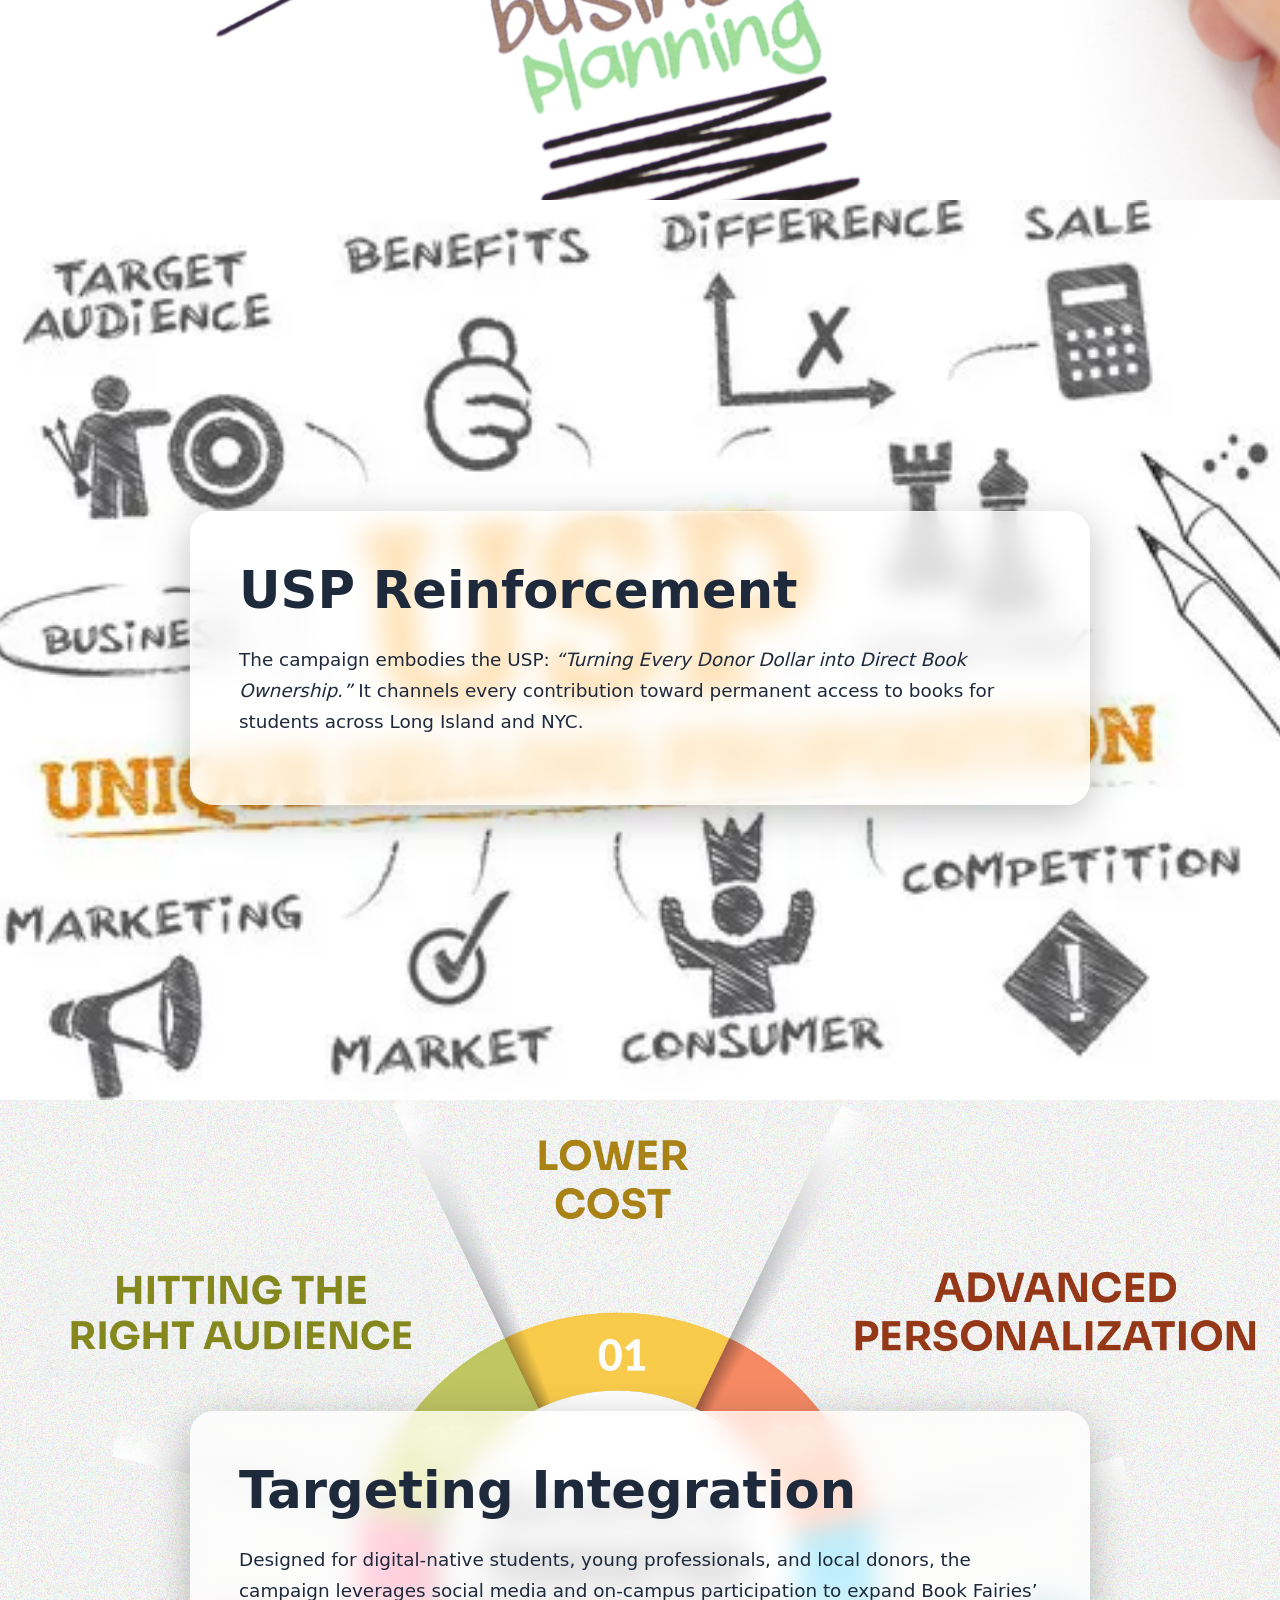
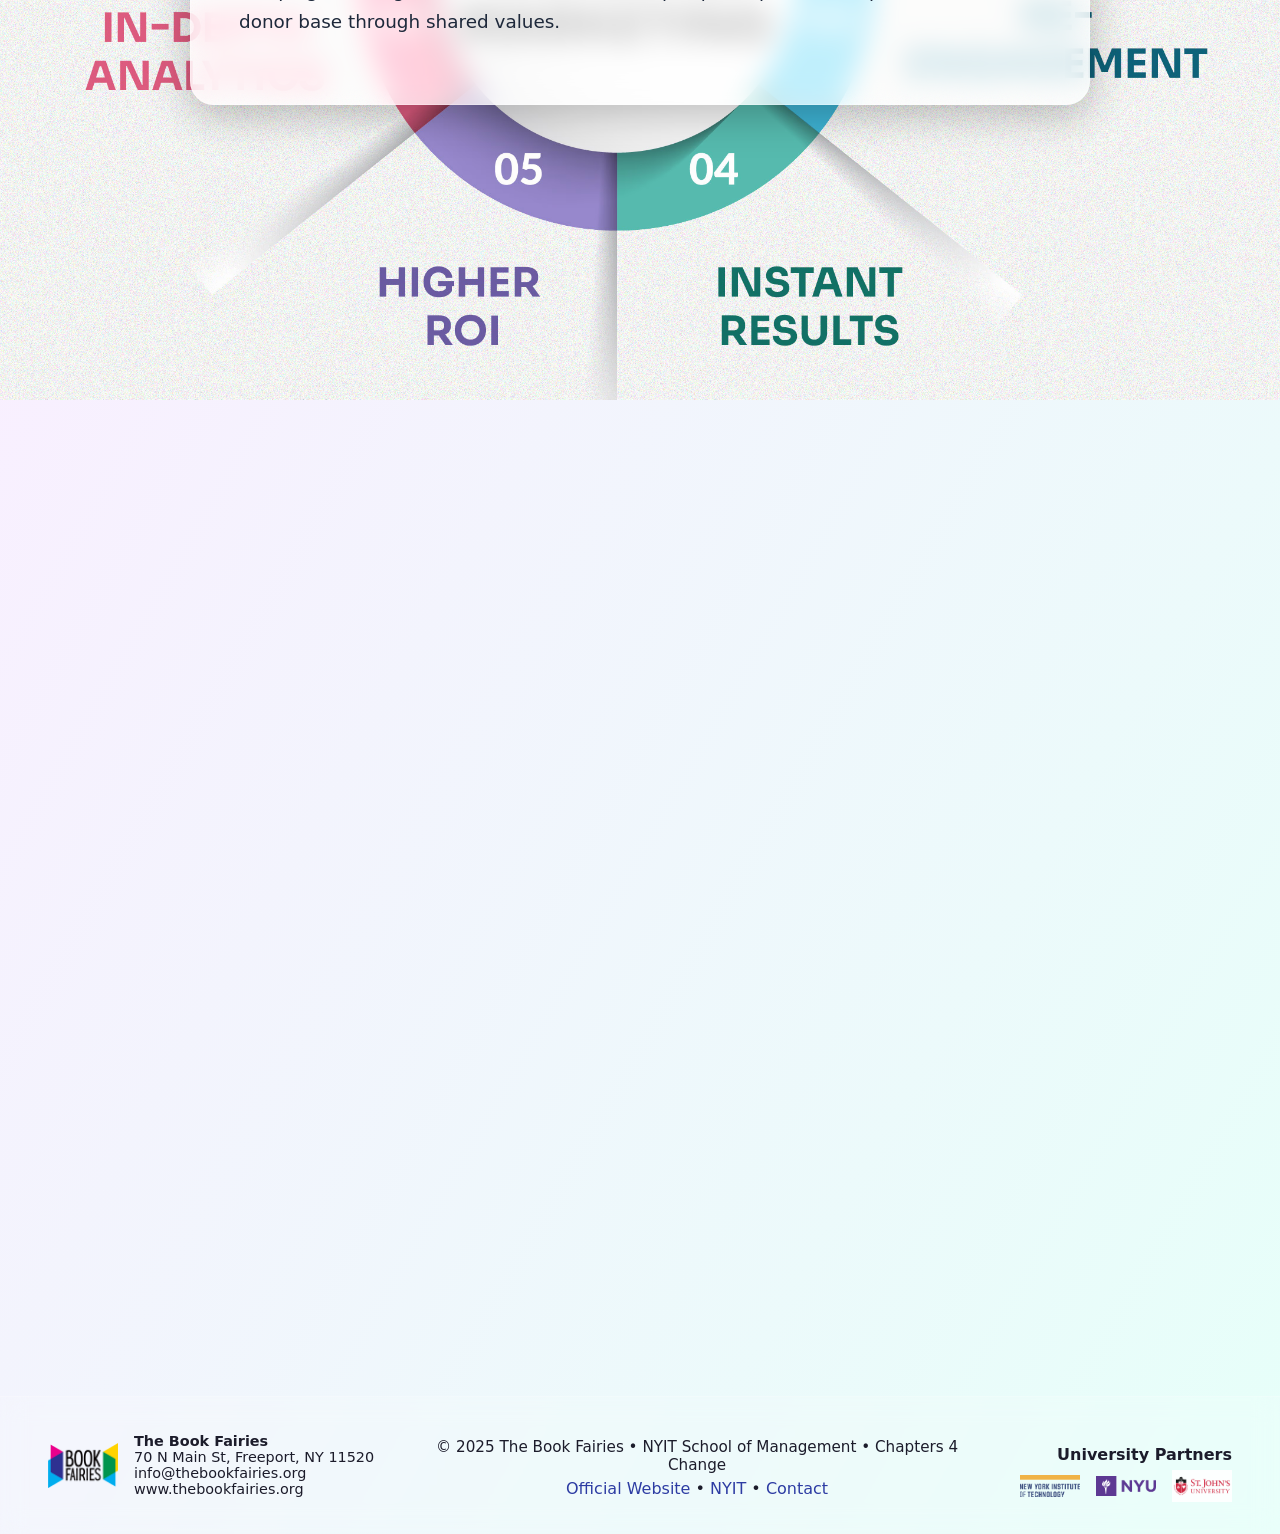
<file: integration.html>
<!DOCTYPE html>
<html lang="en">
<head>
  <meta charset="UTF-8" />
  <meta name="viewport" content="width=device-width, initial-scale=1" />
  <title>Mission & USP Connection | Chapters 4 Change — The Book Fairies</title>
  <link rel="icon" href="images/BookFairies_Logo.png" />
  <link rel="stylesheet" href="style.css" />
</head>

<body class="page-integration">
  <a class="skip-link" href="#main">Skip to content</a>
  <canvas id="bgParticles" aria-hidden="true"></canvas>
  <div id="progressBar" role="presentation" aria-hidden="true"></div>

<!-- ========================= UNIVERSAL NAVBAR ========================= -->
<nav class="navbar" aria-label="Primary">
  <div class="nav-left">
    <a href="index.html">
      <img class="nav-logo" src="images/BookFairies_Logo.png" alt="The Book Fairies logo">
    </a>
    <span class="brand-title">Chapters 4 Change</span>
  </div>

  <div class="nav-links">
    <a href="index.html">Index</a>
    <a href="mission.html">Mission</a>
    <a href="story.html">Story</a>
    <a href="pastfundraiserexperience.html">Past Fundraising Examples</a>
    <a href="segmentation.html">Segmentation</a>
    <a href="target.html">Target Market</a>
    <a href="positioning.html">Positioning</a>
    <a href="usp.html">USP</a>
    <a href="fundraiser.html">New Fundraiser</a>
    <a href="marketing.html">Marketing</a>
    <a href="appeal.html">Appeal</a>
    <a href="integration.html">Integration</a>
    <a href="cta.html">Call to Action</a>
    <a href="thanku.html">Thank You</a>
  </div>
</nav>


  <!-- Main -->
  <main id="main">

<!-- HERO -->
<section class="section hero-section fade-in"
  style="background-image:url('images/segmentation.jpg');"
  aria-label="Mission & USP Connection Overview">
  <div class="hero-overlay animated-fade">
    <img src="images/BookFairies_Logo.png" class="hero-logo" alt="Book Fairies logo">
    <h1 class="hero-title gradient-text">Mission & USP Connection</h1>
    <p class="hero-subtitle">
      Demonstrating alignment between purpose, efficiency, and engagement.
    </p>
  </div>
</section>

<!-- 1. Mission Alignment -->
<section class="section fade-in"
  style="background-image:url('images/integrationcontainer1.png'); background-size:cover; background-position:center;">
  <div class="card story-content">
    <h2>Mission Alignment</h2>
    <p>
      <strong>Chapters 4 Change</strong> directly advances The Book Fairies’ mission to
      “share the joy of literacy by redistributing books to under-resourced communities.”
      Every ticket and donated book becomes a tangible literacy outcome.
    </p>
  </div>
</section>

<!-- 2. USP Reinforcement -->
<section class="section fade-in"
  style="background-image:url('images/integrationcontainer 2.webp'); background-size:cover; background-position:center;">
  <div class="card story-content">
    <h2>USP Reinforcement</h2>
    <p>
      The campaign embodies the USP:
      <em>“Turning Every Donor Dollar into Direct Book Ownership.”</em>
      It channels every contribution toward permanent access to books for students across Long Island and NYC.
    </p>
  </div>
</section>

<!-- 3. Targeting Integration -->
<section class="section fade-in"
  style="background-image:url('images/integrationcontainer 3.avif'); background-size:cover; background-position:center;">
  <div class="card story-content">
    <h2>Targeting Integration</h2>
    <p>
      Designed for digital-native students, young professionals, and local donors, the campaign leverages social media and on-campus participation
      to expand Book Fairies’ donor base through shared values.
    </p>
  </div>
</section>

<!-- 4. Unified Strategy -->
<section class="section fade-in"
  style="background-image:url('images/integrationcontainer 4.webp'); background-size:cover; background-position:center;">
  <div class="card story-content">
    <h2>Unified Strategy</h2>
    <p>
      By connecting mission, USP, and targeting, The Book Fairies sustain
      literacy equity through transparent, community-driven engagement.
      <strong>Chapters 4 Change</strong> transforms purpose into measurable progress.
    </p>
  </div>
</section>

  </main>

  <!-- Floating Nav -->
  <a class="floating-prev" href="appeal.html" aria-label="Previous: Target Market Appeal">Target Market Appeal</a>
  <a class="floating-next" href="cta.html" aria-label="Next: Call to Action">Call to Action</a>

<!-- ========================= UNIVERSAL FOOTER ========================= -->
<footer class="universal-footer">
  <div class="footer-content">
    
    <!-- LEFT SIDE: BOOK FAIRIES INFO -->
    <div class="footer-left">
      <img src="images/BookFairies_Logo.png" alt="The Book Fairies Logo" class="footer-logo" />
      <div class="footer-text">
        <p><strong>The Book Fairies</strong></p>
        <p>70 N Main St, Freeport, NY 11520</p>
        <p><a href="mailto:info@thebookfairies.org">info@thebookfairies.org</a></p>
        <p><a href="https://thebookfairies.org" target="_blank">www.thebookfairies.org</a></p>
      </div>
    </div>

    <!-- CENTER SECTION -->
    <div class="footer-center">
      <p>© 2025 The Book Fairies • NYIT School of Management • Chapters 4 Change</p>
      <div class="footer-links">
        <a href="https://thebookfairies.org" target="_blank">Official Website</a> • 
        <a href="https://www.nyit.edu" target="_blank">NYIT</a> • 
        <a href="mailto:info@thebookfairies.org">Contact</a>
      </div>
    </div>

    <!-- RIGHT SIDE: UNIVERSITY PARTNERS -->
    <div class="footer-right">
      <p class="partners-title">University Partners</p>
      <div class="partners-logos">
        <img src="images/Nyit.png" alt="NYIT Logo" class="partner-logo" />
        <img src="images/Stony Brooks.png" alt="Stony Brook University Logo" class="partner-logo" />
        <img src="images/stjohn.png" alt="St. John's University Logo" class="partner-logo" />
      </div>
    </div>
  </div>
</footer>

  <script defer src="app.js"></script>
</body>
</html>
</file>
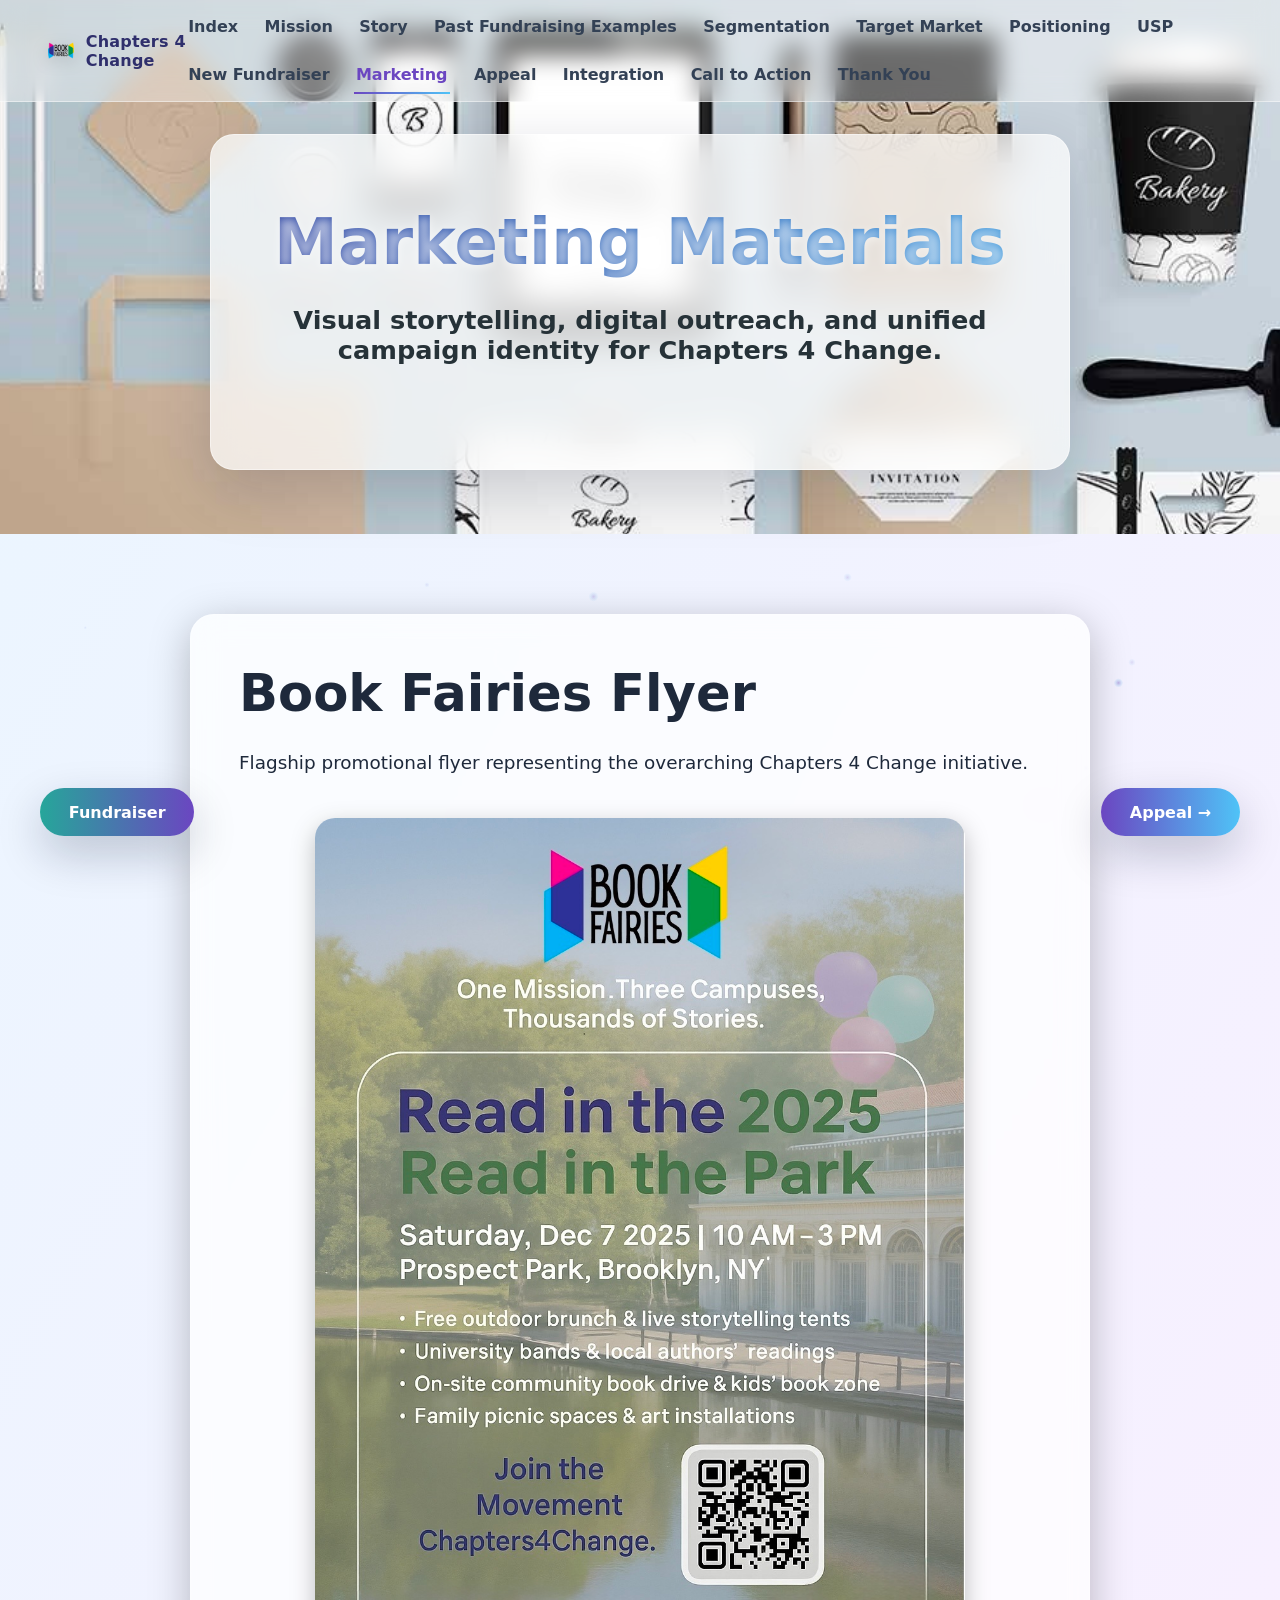
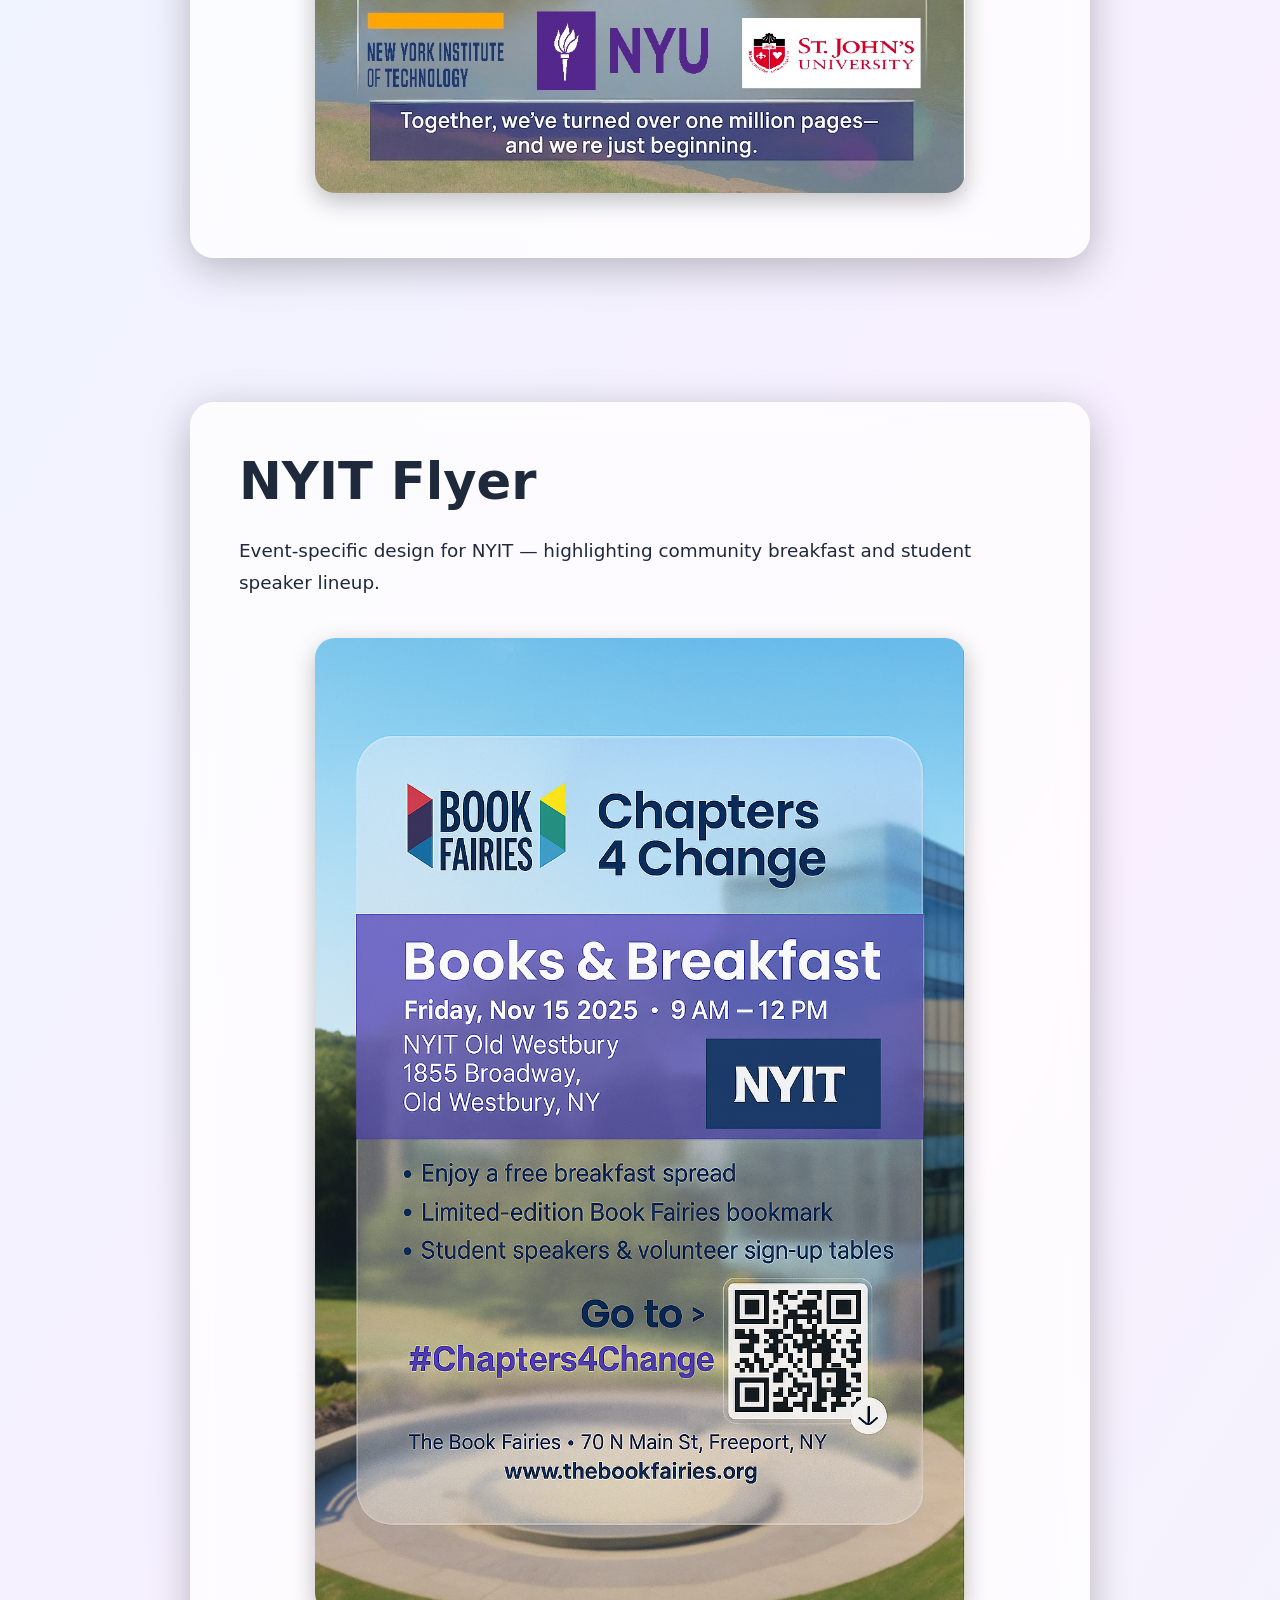
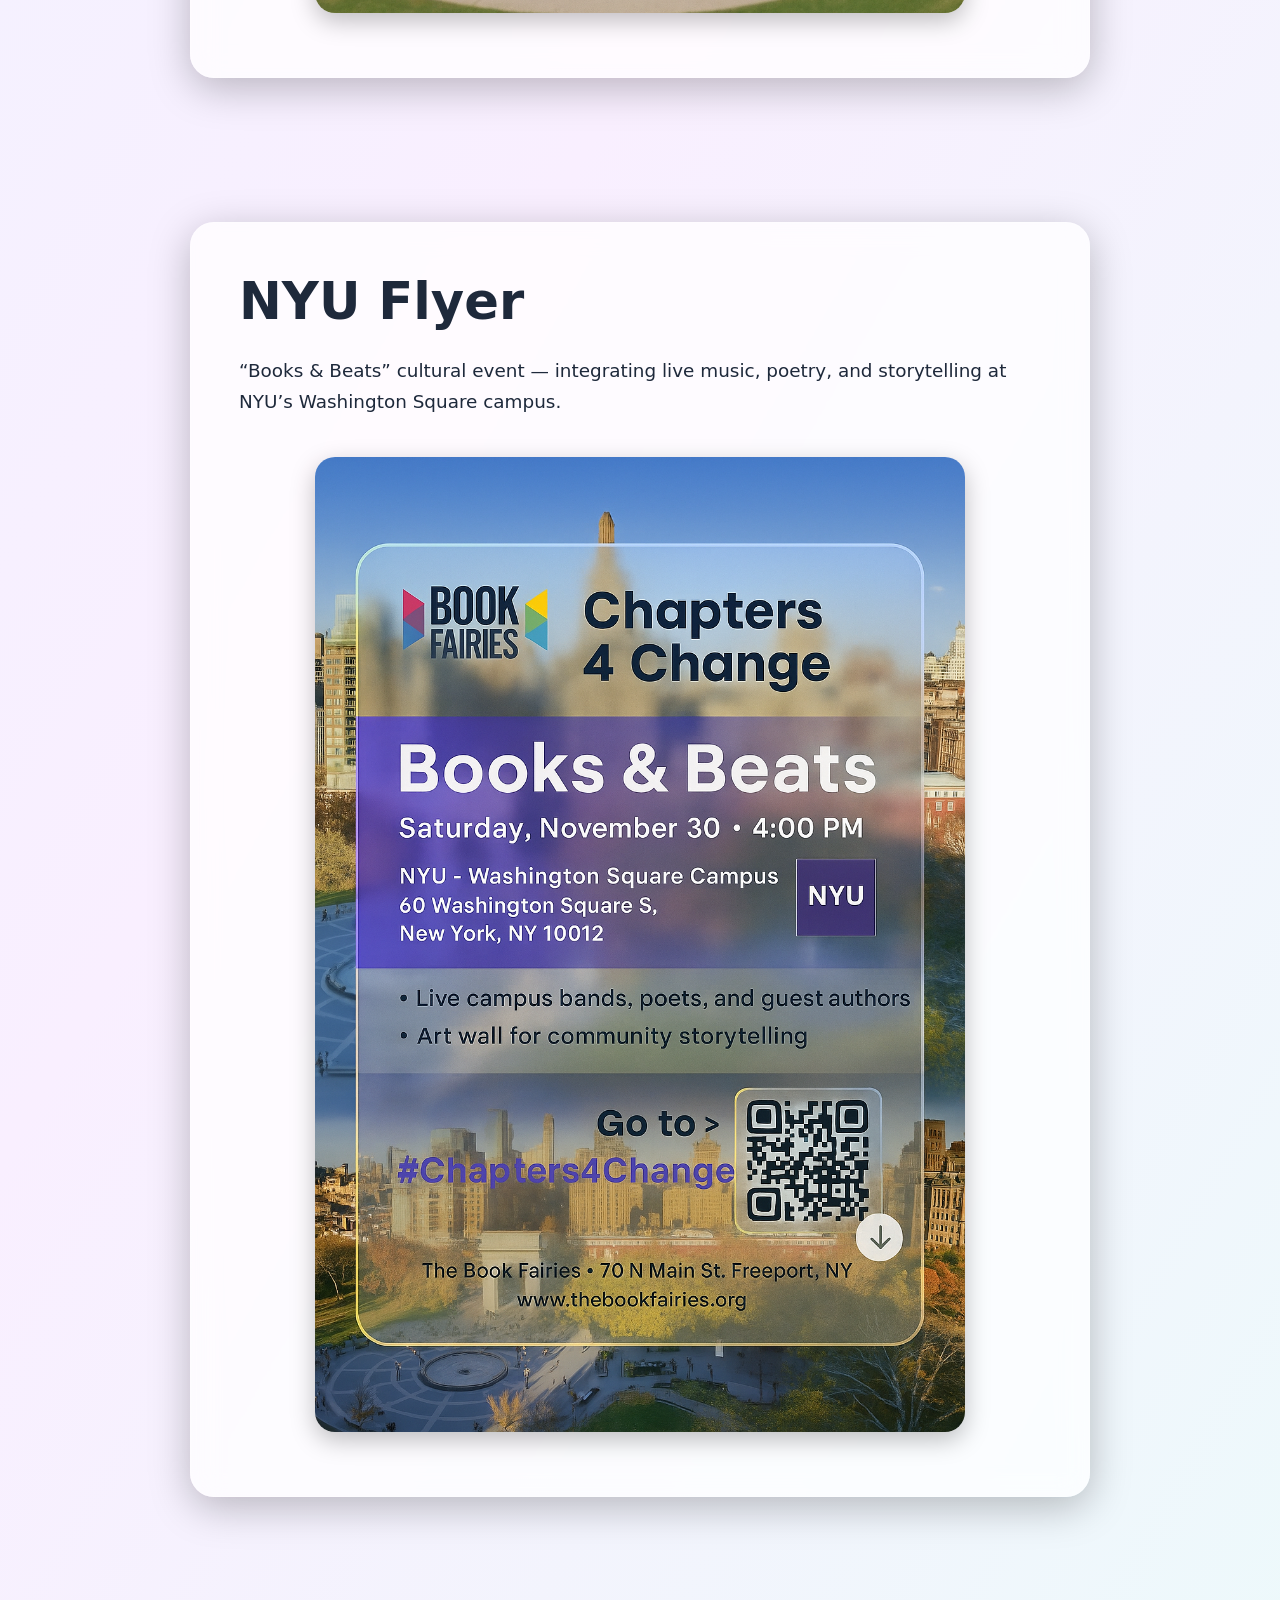
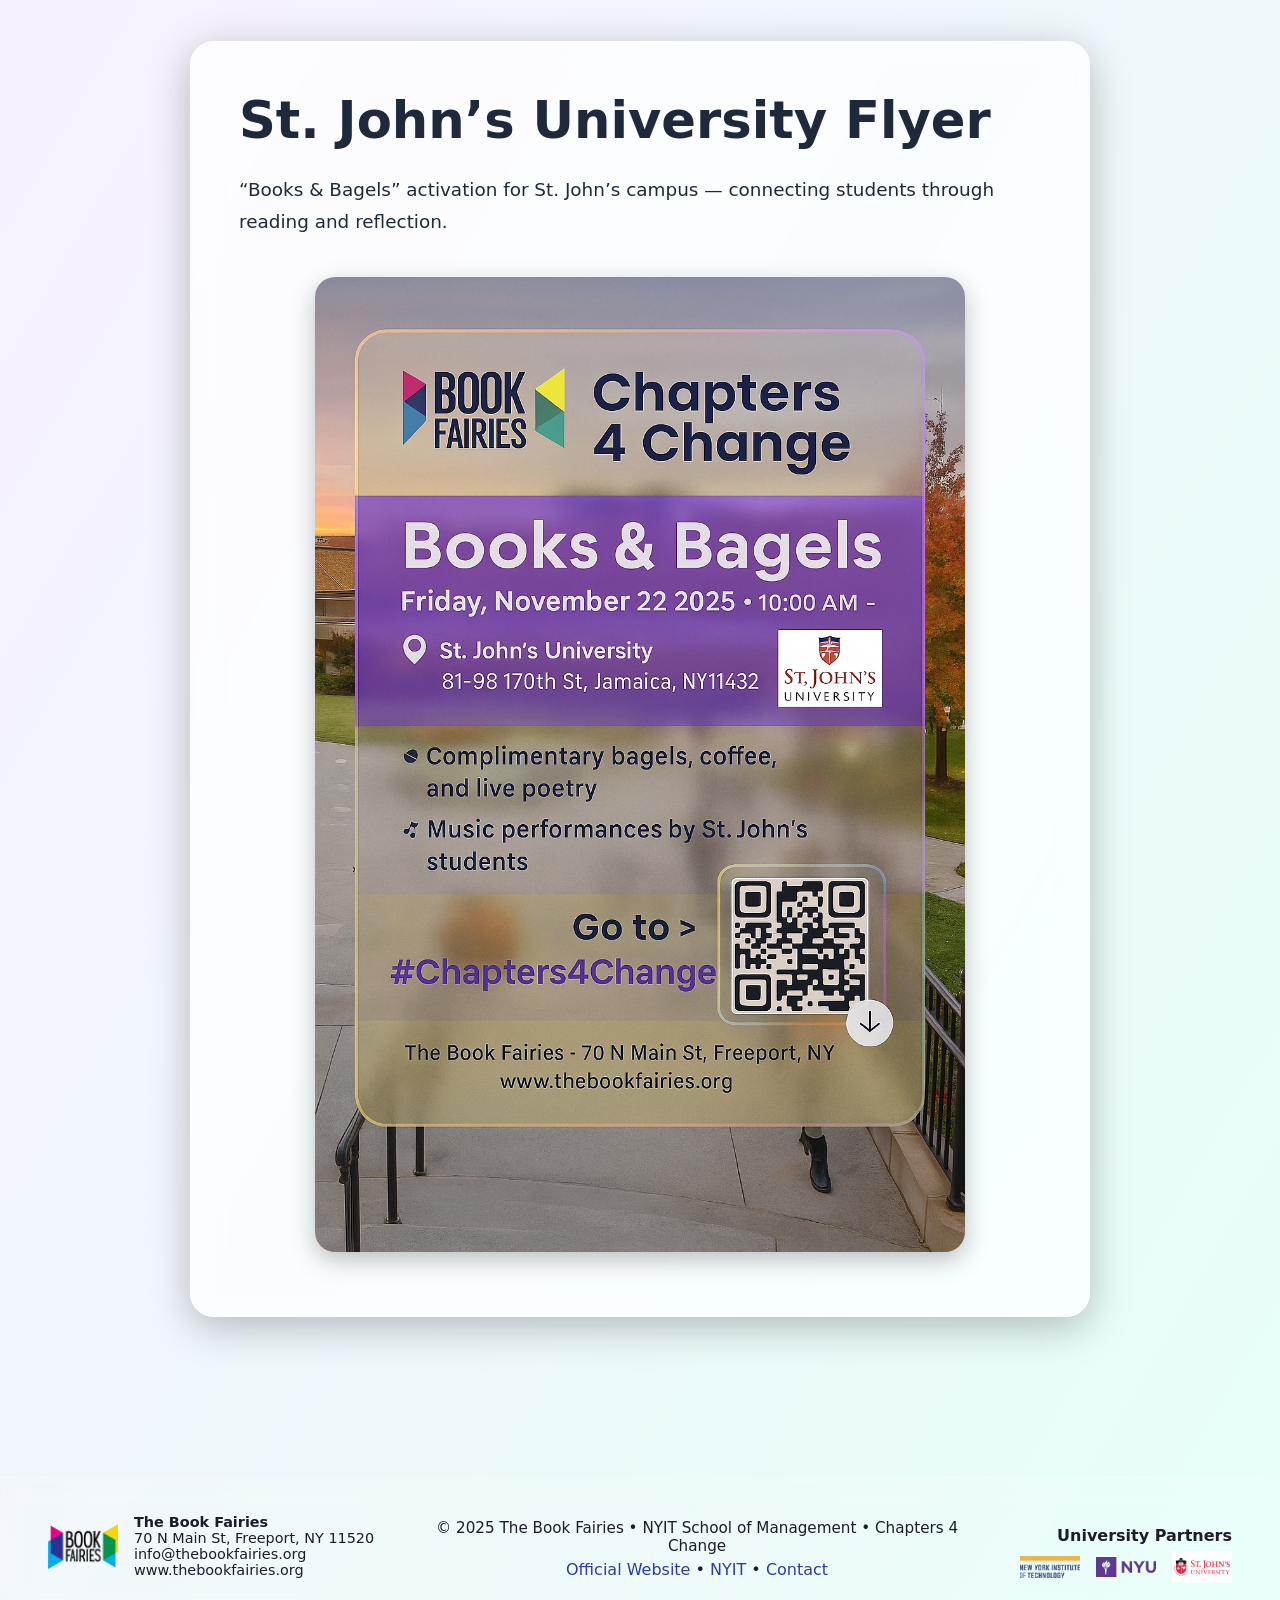
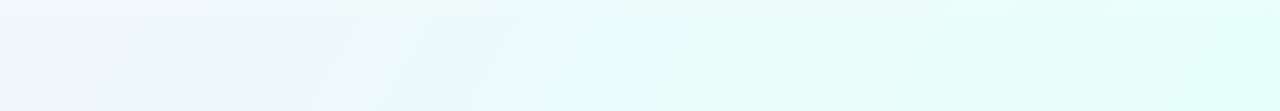
<file: marketing.html>
<!DOCTYPE html>
<html lang="en">
<head>
  <meta charset="UTF-8" />
  <meta name="viewport" content="width=device-width, initial-scale=1.0" />
  <title>Marketing Materials | Chapters 4 Change</title>
  <link rel="stylesheet" href="style.css" />
  <script defer src="app.js"></script>
</head>

<body>
  <canvas id="bgParticles"></canvas>
  <a href="#main" class="skip-link">Skip to content</a>

<!-- ========================= UNIVERSAL NAVBAR ========================= -->
<nav class="navbar" aria-label="Primary">
  <div class="nav-left">
    <a href="index.html">
      <img class="nav-logo" src="images/BookFairies_Logo.png" alt="The Book Fairies logo">
    </a>
    <span class="brand-title">Chapters 4 Change</span>
  </div>

  <div class="nav-links">
    <a href="index.html">Index</a>
    <a href="mission.html">Mission</a>
    <a href="story.html">Story</a>
    <a href="pastfundraiserexperience.html">Past Fundraising Examples</a>
    <a href="segmentation.html">Segmentation</a>
    <a href="target.html">Target Market</a>
    <a href="positioning.html">Positioning</a>
    <a href="usp.html">USP</a>
    <a href="fundraiser.html">New Fundraiser</a>
    <a href="marketing.html">Marketing</a>
    <a href="appeal.html">Appeal</a>
    <a href="integration.html">Integration</a>
    <a href="cta.html">Call to Action</a>
    <a href="thanku.html">Thank You</a>
  </div>
</nav>

<!-- ========================= HERO ========================= -->
<section class="hero-section" style="background-image: url('images/marketinghero.jpg');">
  <div class="hero-overlay fade-in">
    <h1 class="hero-title gradient-text">Marketing Materials</h1>
    <p class="hero-subtitle">
      Visual storytelling, digital outreach, and unified campaign identity for <strong>Chapters 4 Change</strong>.
    </p>
  </div>
</section>


  <!-- ========================= MAIN CONTENT ========================= -->
<main id="main">

<main id="main">

  <!-- ========================= FLYER 1 ========================= -->
  <section class="section fade-in">
    <div class="card story-content glassy">
      <h2>Book Fairies Flyer</h2>
      <p>Flagship promotional flyer representing the overarching Chapters 4 Change initiative.</p>
      <div class="flyer-container">
        <img src="images/bookfairies.png" alt="Book Fairies Flyer" class="flyer-image" />
      </div>
    </div>
  </section>

  <!-- ========================= FLYER 2 ========================= -->
  <section class="section fade-in">
    <div class="card story-content glassy">
      <h2>NYIT Flyer</h2>
      <p>Event-specific design for NYIT — highlighting community breakfast and student speaker lineup.</p>
      <div class="flyer-container">
        <img src="images/nyitflyer.png" alt="NYIT Flyer" class="flyer-image" />
      </div>
    </div>
  </section>

  <!-- ========================= FLYER 3 ========================= -->
  <section class="section fade-in">
    <div class="card story-content glassy">
      <h2>NYU Flyer</h2>
      <p>“Books & Beats” cultural event — integrating live music, poetry, and storytelling at NYU’s Washington Square campus.</p>
      <div class="flyer-container">
        <img src="images/NYU Flyer.png" alt="NYU Flyer" class="flyer-image" />
      </div>
    </div>
  </section>

  <!-- ========================= FLYER 4 ========================= -->
  <section class="section fade-in">
    <div class="card story-content glassy">
      <h2>St. John’s University Flyer</h2>
      <p>“Books & Bagels” activation for St. John’s campus — connecting students through reading and reflection.</p>
      <div class="flyer-container">
        <img src="images/Stjohngraphicflyer.png" alt="St. John’s University Flyer" class="flyer-image" />
      </div>
    </div>
  </section>

</main>


  <!-- ========================= FLOATING NAV ========================= -->
  <a href="fundraiser.html" class="floating-prev">Fundraiser</a>
  <a href="appeal.html" class="floating-next">Appeal →</a>

<!-- ========================= UNIVERSAL FOOTER ========================= -->
<footer class="universal-footer">
  <div class="footer-content">
    
    <!-- LEFT SIDE: BOOK FAIRIES INFO -->
    <div class="footer-left">
      <img src="images/BookFairies_Logo.png" alt="The Book Fairies Logo" class="footer-logo" />
      <div class="footer-text">
        <p><strong>The Book Fairies</strong></p>
        <p>70 N Main St, Freeport, NY 11520</p>
        <p><a href="mailto:info@thebookfairies.org">info@thebookfairies.org</a></p>
        <p><a href="https://thebookfairies.org" target="_blank">www.thebookfairies.org</a></p>
      </div>
    </div>

    <!-- CENTER SECTION -->
    <div class="footer-center">
      <p>© 2025 The Book Fairies • NYIT School of Management • Chapters 4 Change</p>
      <div class="footer-links">
        <a href="https://thebookfairies.org" target="_blank">Official Website</a> • 
        <a href="https://www.nyit.edu" target="_blank">NYIT</a> • 
        <a href="mailto:info@thebookfairies.org">Contact</a>
      </div>
    </div>

    <!-- RIGHT SIDE: UNIVERSITY PARTNERS -->
    <div class="footer-right">
      <p class="partners-title">University Partners</p>
      <div class="partners-logos">
        <img src="images/Nyit.png" alt="NYIT Logo" class="partner-logo" />
        <img src="images/Stony Brooks.png" alt="Stony Brook University Logo" class="partner-logo" />
        <img src="images/stjohn.png" alt="St. John's University Logo" class="partner-logo" />
      </div>
    </div>
  </div>
</footer>

</body>
</html>
</file>
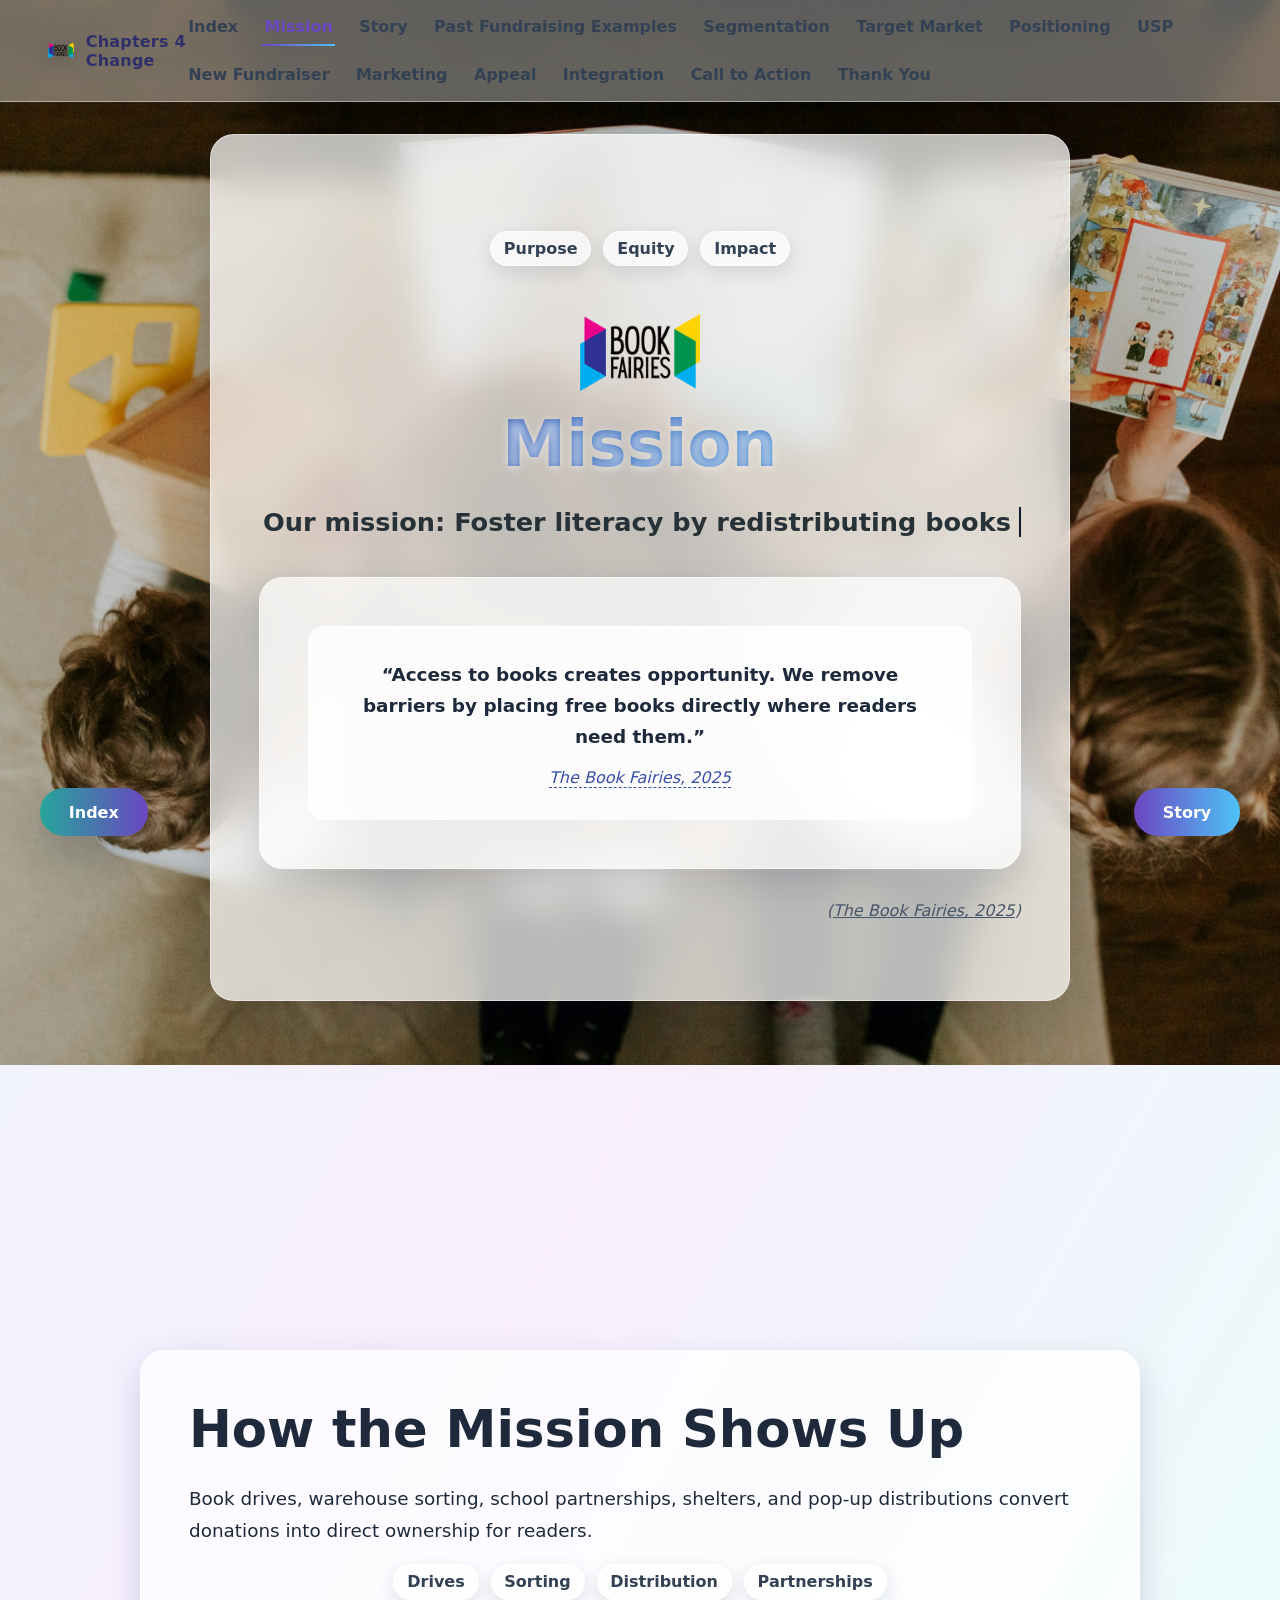
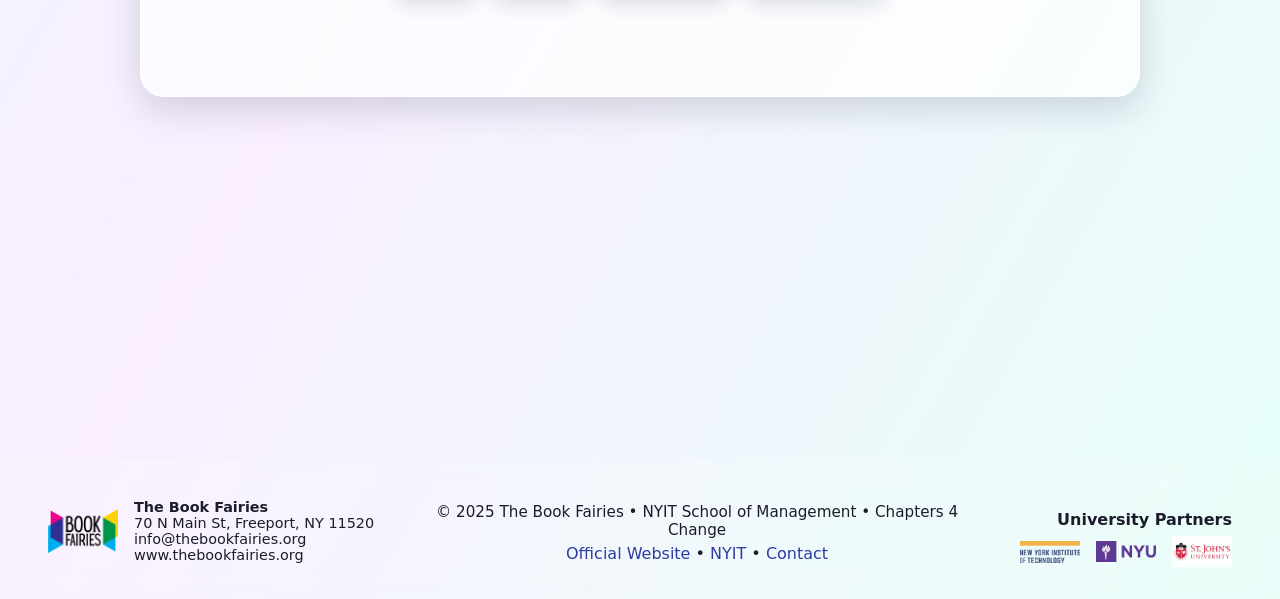
<file: mission.html>
<!DOCTYPE html>
<html lang="en">
<head>
  <!--
    ==========================================================
    Chapters 4 Change — Mission Slide
    Universal theme + app: glass navbar, progress bar, particles,
    parallax hero, fade-ins, keyboard nav, soft page transitions.
    ==========================================================
  -->
  <meta charset="UTF-8" />
  <meta name="viewport" content="width=device-width, initial-scale=1" />
  <title>Mission | Chapters 4 Change — The Book Fairies</title>

  <!-- Favicons (optional) -->
  <link rel="icon" href="images/BookFairies_Logo.png" />

  <!-- Universal Stylesheet -->
  <link rel="stylesheet" href="style.css" />
</head>

<body>
  <!-- Skip to content for a11y -->
  <a class="skip-link" href="#main">Skip to content</a>

  <!-- Background particles canvas (JS paints dots) -->
  <canvas id="bgParticles" aria-hidden="true"></canvas>

  <!-- Sticky Progress Bar -->
  <div id="progressBar" role="presentation" aria-hidden="true"></div>
<!-- ========================= UNIVERSAL NAVBAR ========================= -->
<nav class="navbar" aria-label="Primary">
  <div class="nav-left">
    <a href="index.html">
      <img class="nav-logo" src="images/BookFairies_Logo.png" alt="The Book Fairies logo">
    </a>
    <span class="brand-title">Chapters 4 Change</span>
  </div>

  <div class="nav-links">
    <a href="index.html">Index</a>
    <a href="mission.html">Mission</a>
    <a href="story.html">Story</a>
    <a href="pastfundraiserexperience.html">Past Fundraising Examples</a>
    <a href="segmentation.html">Segmentation</a>
    <a href="target.html">Target Market</a>
    <a href="positioning.html">Positioning</a>
    <a href="usp.html">USP</a>
    <a href="fundraiser.html">New Fundraiser</a>
    <a href="marketing.html">Marketing</a>
    <a href="appeal.html">Appeal</a>
    <a href="integration.html">Integration</a>
    <a href="cta.html">Call to Action</a>
    <a href="thanku.html">Thank You</a>
  </div>
</nav>




  <!-- ========= MAIN / HERO SECTION ========= -->
  <main id="main">
    <!--
      Hero uses your image:
        images/Children Reading Together.jpg
      If you renamed it, update the URL below.
    -->
    <section
      id="mission"
      class="section hero-section fade-in"
      style="background-image: url('images/Children%20Reading%20Together.jpg');"
      data-parallax="0.25"
      aria-label="Mission: The Book Fairies">

      <div class="hero-overlay animated-fade" style="animation-delay:.08s">
        <!-- Optional tags row -->
        <div class="subnav" aria-hidden="true">
          <span class="tag">Purpose</span>
          <span class="tag">Equity</span>
          <span class="tag">Impact</span>
        </div>

        <!-- Slide Title -->
        <img src="images/BookFairies_Logo.png" class="hero-logo animated-logo" alt="" aria-hidden="true">
        <h1 class="hero-title gradient-text">Mission</h1>

        <!-- 20-word text (hard cap) -->
        <p class="hero-subtitle typewriter" data-text="Our mission: Foster literacy by redistributing books to communities that need them most."></p>

        <!-- Brief context card (kept minimal/neutral, under the visual) -->
        <div class="card fade-in" style="margin-top:1.25rem">
          <div class="block-quote">
            <p>
              “Access to books creates opportunity. We remove barriers by placing free books directly where readers need them.”
            </p>
            <cite>
              <a href="https://thebookfairies.org" target="_blank" rel="noopener">The Book Fairies, 2025</a>
            </cite>
          </div>
        </div>

        <!-- Citation (bottom-right of hero overlay) -->
        <p class="citation fade-in" style="text-align:right">
          (<a href="https://thebookfairies.org" target="_blank" rel="noopener"><em>The Book Fairies, 2025</em></a>)
        </p>
      </div>
    </section>

    <!-- ========= OPTIONAL SUPPORTING SECTION (kept concise) ========= -->
    <section class="section fade-in" aria-label="Mission Highlights">
      <div class="card">
        <h2>How the Mission Shows Up</h2>
        <p>
          Book drives, warehouse sorting, school partnerships, shelters, and pop-up distributions convert donations into direct ownership for readers.
        </p>
        <div class="subnav" aria-hidden="true" style="margin-top:.5rem">
          <span class="tag">Drives</span>
          <span class="tag">Sorting</span>
          <span class="tag">Distribution</span>
          <span class="tag">Partnerships</span>
        </div>
      </div>
    </section>
  </main>

  <!-- ========= Floating FABs (prev/next) ========= -->
  <a class="floating-prev" href="index.html" aria-label="Previous: Index">Index</a>
  <a class="floating-next" href="story.html" aria-label="Next: Story">Story</a>

<!-- ========================= UNIVERSAL FOOTER ========================= -->
<footer class="universal-footer">
  <div class="footer-content">
    
    <!-- LEFT SIDE: BOOK FAIRIES INFO -->
    <div class="footer-left">
      <img src="images/BookFairies_Logo.png" alt="The Book Fairies Logo" class="footer-logo" />
      <div class="footer-text">
        <p><strong>The Book Fairies</strong></p>
        <p>70 N Main St, Freeport, NY 11520</p>
        <p><a href="mailto:info@thebookfairies.org">info@thebookfairies.org</a></p>
        <p><a href="https://thebookfairies.org" target="_blank">www.thebookfairies.org</a></p>
      </div>
    </div>

    <!-- CENTER SECTION -->
    <div class="footer-center">
      <p>© 2025 The Book Fairies • NYIT School of Management • Chapters 4 Change</p>
      <div class="footer-links">
        <a href="https://thebookfairies.org" target="_blank">Official Website</a> • 
        <a href="https://www.nyit.edu" target="_blank">NYIT</a> • 
        <a href="mailto:info@thebookfairies.org">Contact</a>
      </div>
    </div>

    <!-- RIGHT SIDE: UNIVERSITY PARTNERS -->
    <div class="footer-right">
      <p class="partners-title">University Partners</p>
      <div class="partners-logos">
        <img src="images/Nyit.png" alt="NYIT Logo" class="partner-logo" />
        <img src="images/Stony Brooks.png" alt="Stony Brook University Logo" class="partner-logo" />
        <img src="images/stjohn.png" alt="St. John's University Logo" class="partner-logo" />
      </div>
    </div>
  </div>
</footer>


  <!-- Universal App -->
  <script defer src="app.js"></script>
</body>
</html>
</file>
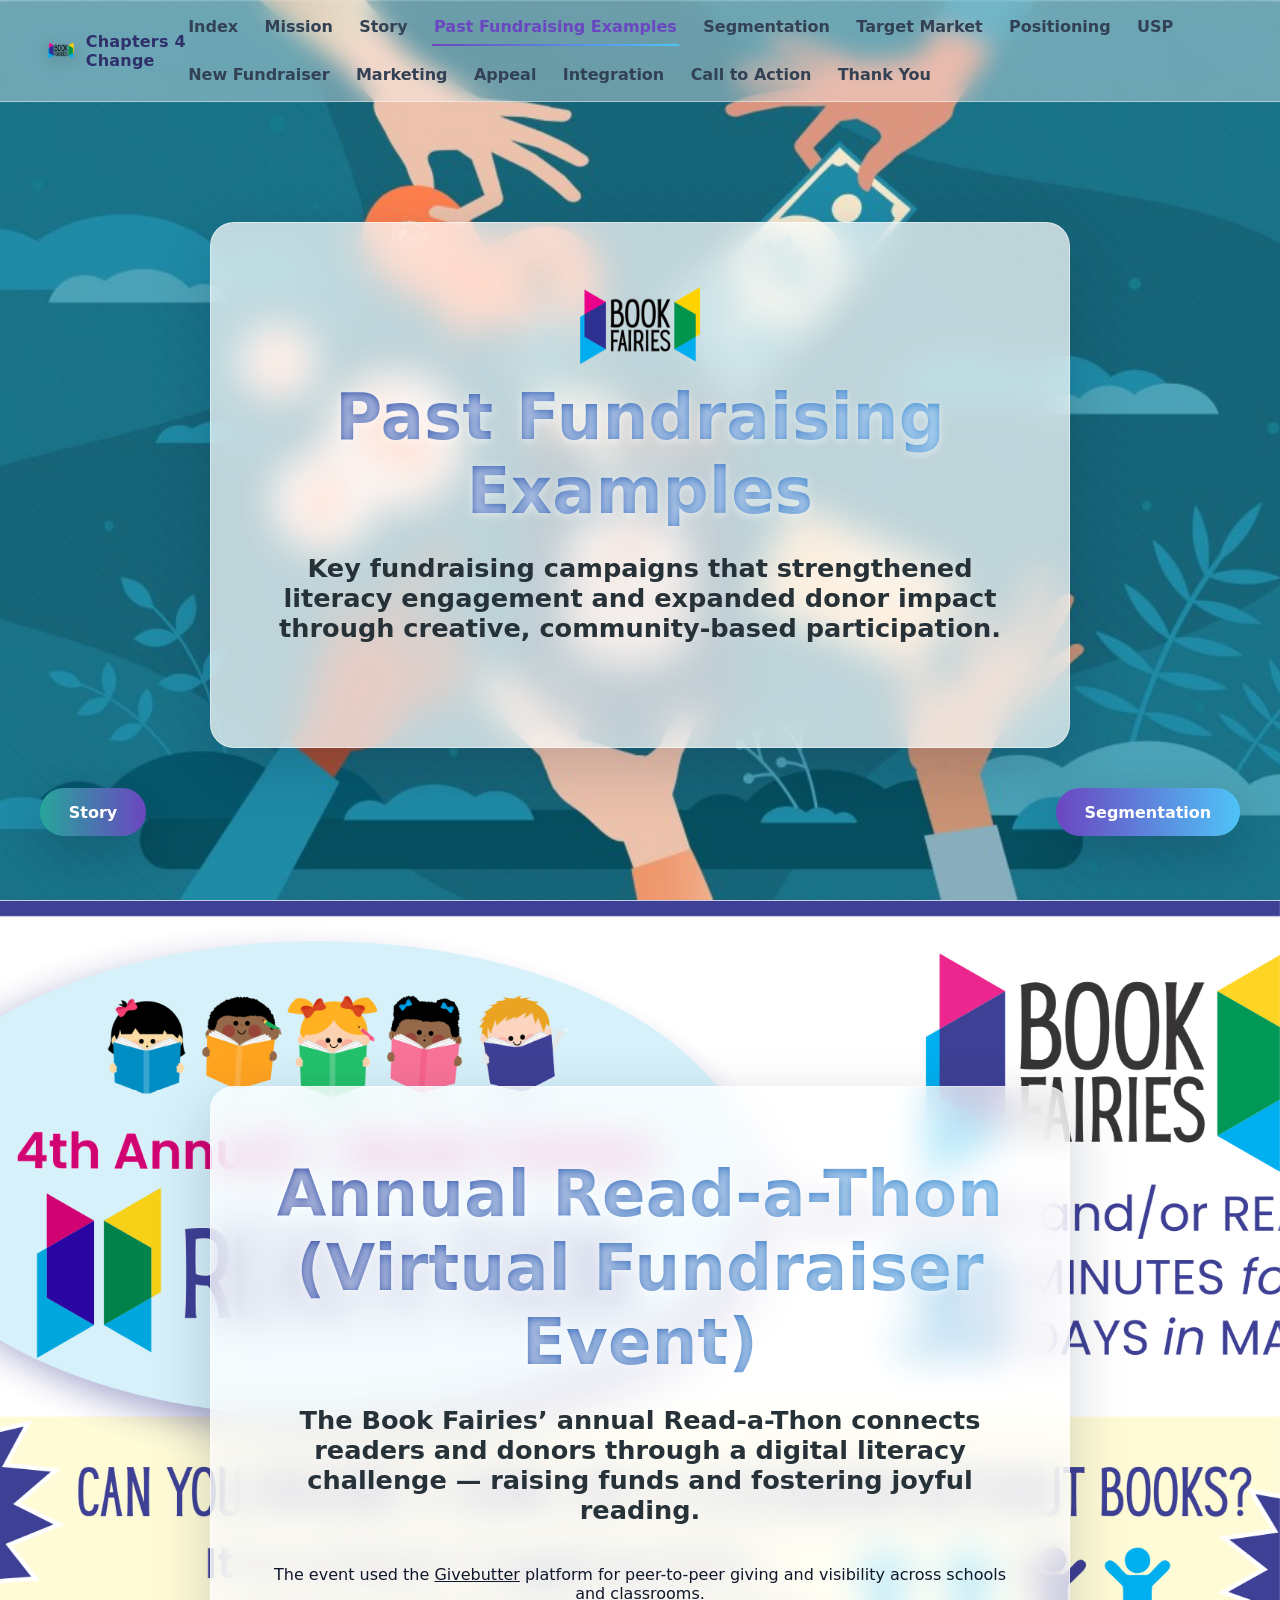
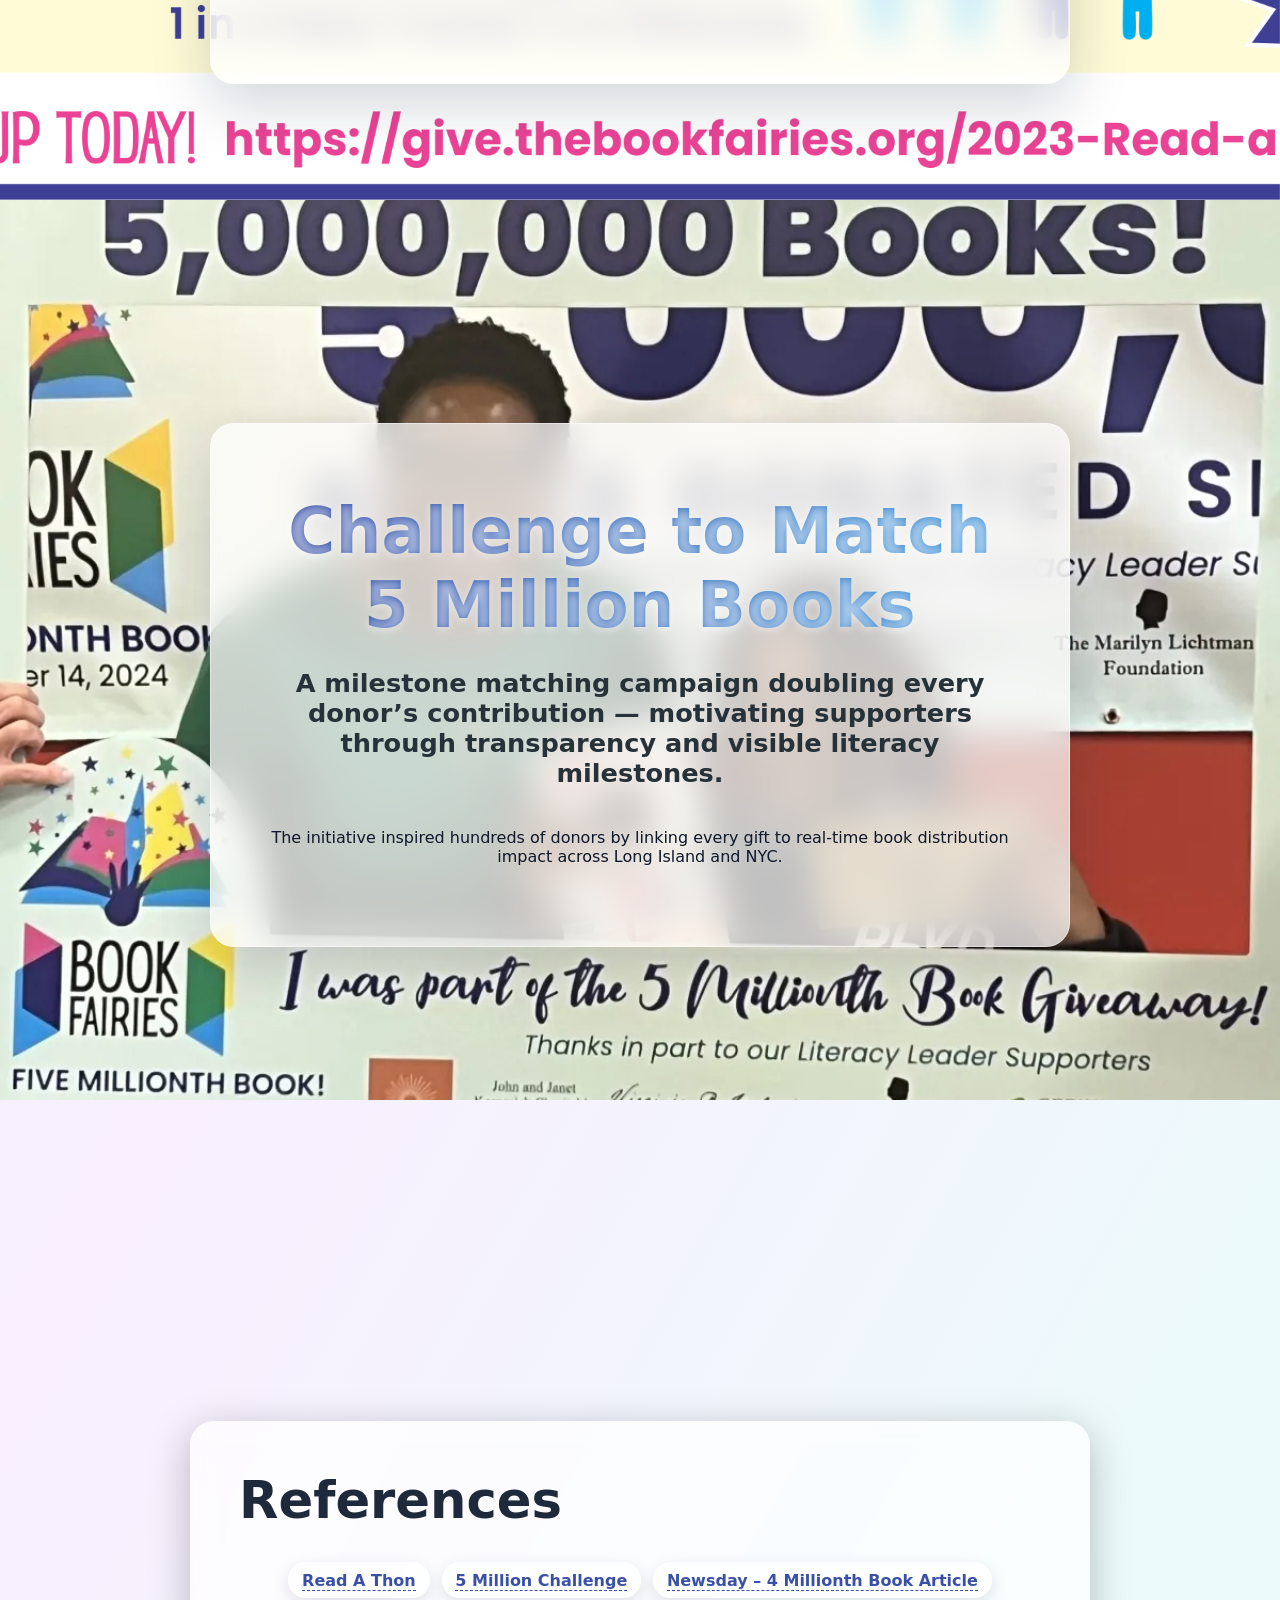
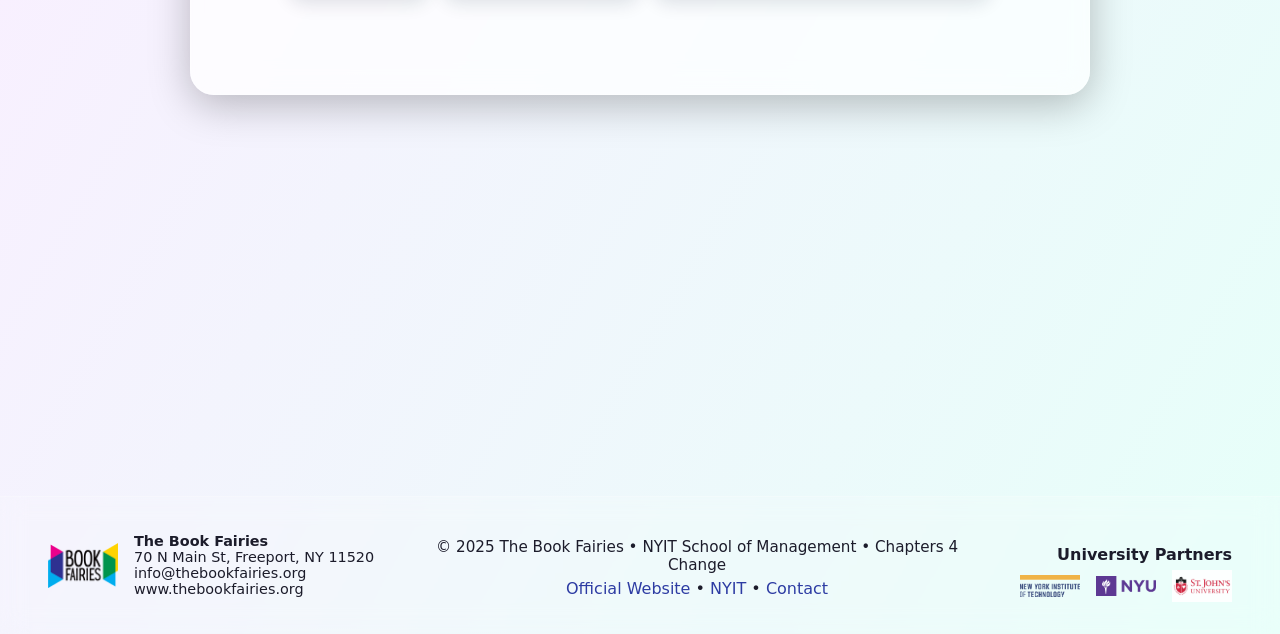
<file: pastfundraiserexperience.html>
<!DOCTYPE html>
<html lang="en">
<head>
  <meta charset="UTF-8" />
  <meta name="viewport" content="width=device-width, initial-scale=1" />
  <title>Past Fundraising Examples | Chapters 4 Change — The Book Fairies</title>
  <link rel="icon" href="images/BookFairies_Logo.png" />
  <link rel="stylesheet" href="style.css" />
</head>

<body class="page-fundraiser">
  <a class="skip-link" href="#main">Skip to content</a>
  <canvas id="bgParticles" aria-hidden="true"></canvas>
  <div id="progressBar" role="presentation" aria-hidden="true"></div>

<!-- ========================= UNIVERSAL NAVBAR ========================= -->
<nav class="navbar" aria-label="Primary">
  <div class="nav-left">
    <a href="index.html">
      <img class="nav-logo" src="images/BookFairies_Logo.png" alt="The Book Fairies logo">
    </a>
    <span class="brand-title">Chapters 4 Change</span>
  </div>

  <div class="nav-links">
    <a href="index.html">Index</a>
    <a href="mission.html">Mission</a>
    <a href="story.html">Story</a>
    <a href="pastfundraiserexperience.html">Past Fundraising Examples</a>
    <a href="segmentation.html">Segmentation</a>
    <a href="target.html">Target Market</a>
    <a href="positioning.html">Positioning</a>
    <a href="usp.html">USP</a>
    <a href="fundraiser.html">New Fundraiser</a>
    <a href="marketing.html">Marketing</a>
    <a href="appeal.html">Appeal</a>
    <a href="integration.html">Integration</a>
    <a href="cta.html">Call to Action</a>
    <a href="thanku.html">Thank You</a>
  </div>
</nav>



<main id="main">

  <!-- HERO -->
  <section class="section hero-section fade-in"
    style="background-image:url('images/fundraiser-hero.jpg');"
    aria-label="Past Fundraising Examples">
    <div class="hero-overlay animated-fade">
      <img src="images/BookFairies_Logo.png" class="hero-logo" alt="Book Fairies logo">
      <h1 class="hero-title gradient-text">Past Fundraising Examples</h1>
      <p class="hero-subtitle">
        Key fundraising campaigns that strengthened literacy engagement and expanded donor impact through creative, community-based participation.
      </p>
    </div>
  </section>

 <!-- EXAMPLE 1 -->
<section class="section hero-section fade-in"
  style="background-image:url('images/readathon-bg.jpg');"
  aria-label="Example 1 — Annual Read-a-Thon">
  <div class="hero-overlay animated-fade">
    <h2 class="hero-title gradient-text">Annual Read-a-Thon (Virtual Fundraiser Event)</h2>
    <p class="hero-subtitle">
      The Book Fairies’ annual Read-a-Thon connects readers and donors through a digital literacy challenge — raising
      funds and fostering joyful reading.
    </p>
    <p>
      The event used the <a href="https://www.givebutter.com/" target="_blank">Givebutter</a> platform for peer-to-peer
      giving and visibility across schools and classrooms.
    </p>
  </div>
</section>


<!-- EXAMPLE 2 -->
<section class="section hero-section fade-in"
  style="background-image:url('images/challenge-bg.jpg'); background-attachment: fixed;"
  aria-label="Example 2 — 5 Million Books Challenge">
  <div class="hero-overlay animated-fade">
    <h2 class="hero-title gradient-text">Challenge to Match 5 Million Books</h2>
    <p class="hero-subtitle">
      A milestone matching campaign doubling every donor’s contribution — motivating supporters through transparency and
      visible literacy milestones.
    </p>
    <p>
      The initiative inspired hundreds of donors by linking every gift to real-time book distribution impact across
      Long Island and NYC.
    </p>
  </div>
</section>


  <!-- REFERENCES -->
  <section class="section fade-in references-section" aria-label="Citations and References">
    <div class="card story-content">
      <h2>References</h2>
      <div class="subnav">
        <span class="tag"><a href="https://give.thebookfairies.org/campaign/2024-read-a-thon/c554493" target="_blank">Read A Thon</a></span>
        <span class="tag"><a href="https://give.thebookfairies.org/campaign/5-million-books-usd50k-challenge/c629777" target="_blank">5 Million Challenge</a></span>
      <span class="tag">
        <a href="https://www.newsday.com/long-island/towns/book-fairies-briahana-romero-connolly-elementary-glen-cove-ktcf8cvj?"
           target="_blank" rel="noopener">
          Newsday – 4 Millionth Book Article
        </a>
      </span>
      </div>
    </div>
  </section>
</main>


  <!-- Floating Nav -->
  <a class="floating-prev" href="story.html" aria-label="Previous: Story">Story</a>
  <a class="floating-next" href="segmentation.html" aria-label="Next: Segmentation">Segmentation</a>

<!-- ========================= UNIVERSAL FOOTER ========================= -->
<footer class="universal-footer">
  <div class="footer-content">
    
    <!-- LEFT SIDE: BOOK FAIRIES INFO -->
    <div class="footer-left">
      <img src="images/BookFairies_Logo.png" alt="The Book Fairies Logo" class="footer-logo" />
      <div class="footer-text">
        <p><strong>The Book Fairies</strong></p>
        <p>70 N Main St, Freeport, NY 11520</p>
        <p><a href="mailto:info@thebookfairies.org">info@thebookfairies.org</a></p>
        <p><a href="https://thebookfairies.org" target="_blank">www.thebookfairies.org</a></p>
      </div>
    </div>

    <!-- CENTER SECTION -->
    <div class="footer-center">
      <p>© 2025 The Book Fairies • NYIT School of Management • Chapters 4 Change</p>
      <div class="footer-links">
        <a href="https://thebookfairies.org" target="_blank">Official Website</a> • 
        <a href="https://www.nyit.edu" target="_blank">NYIT</a> • 
        <a href="mailto:info@thebookfairies.org">Contact</a>
      </div>
    </div>

    <!-- RIGHT SIDE: UNIVERSITY PARTNERS -->
    <div class="footer-right">
      <p class="partners-title">University Partners</p>
      <div class="partners-logos">
        <img src="images/Nyit.png" alt="NYIT Logo" class="partner-logo" />
        <img src="images/Stony Brooks.png" alt="Stony Brook University Logo" class="partner-logo" />
        <img src="images/stjohn.png" alt="St. John's University Logo" class="partner-logo" />
      </div>
    </div>
  </div>
</footer>


  <script defer src="app.js"></script>
</body>
</html>
</file>
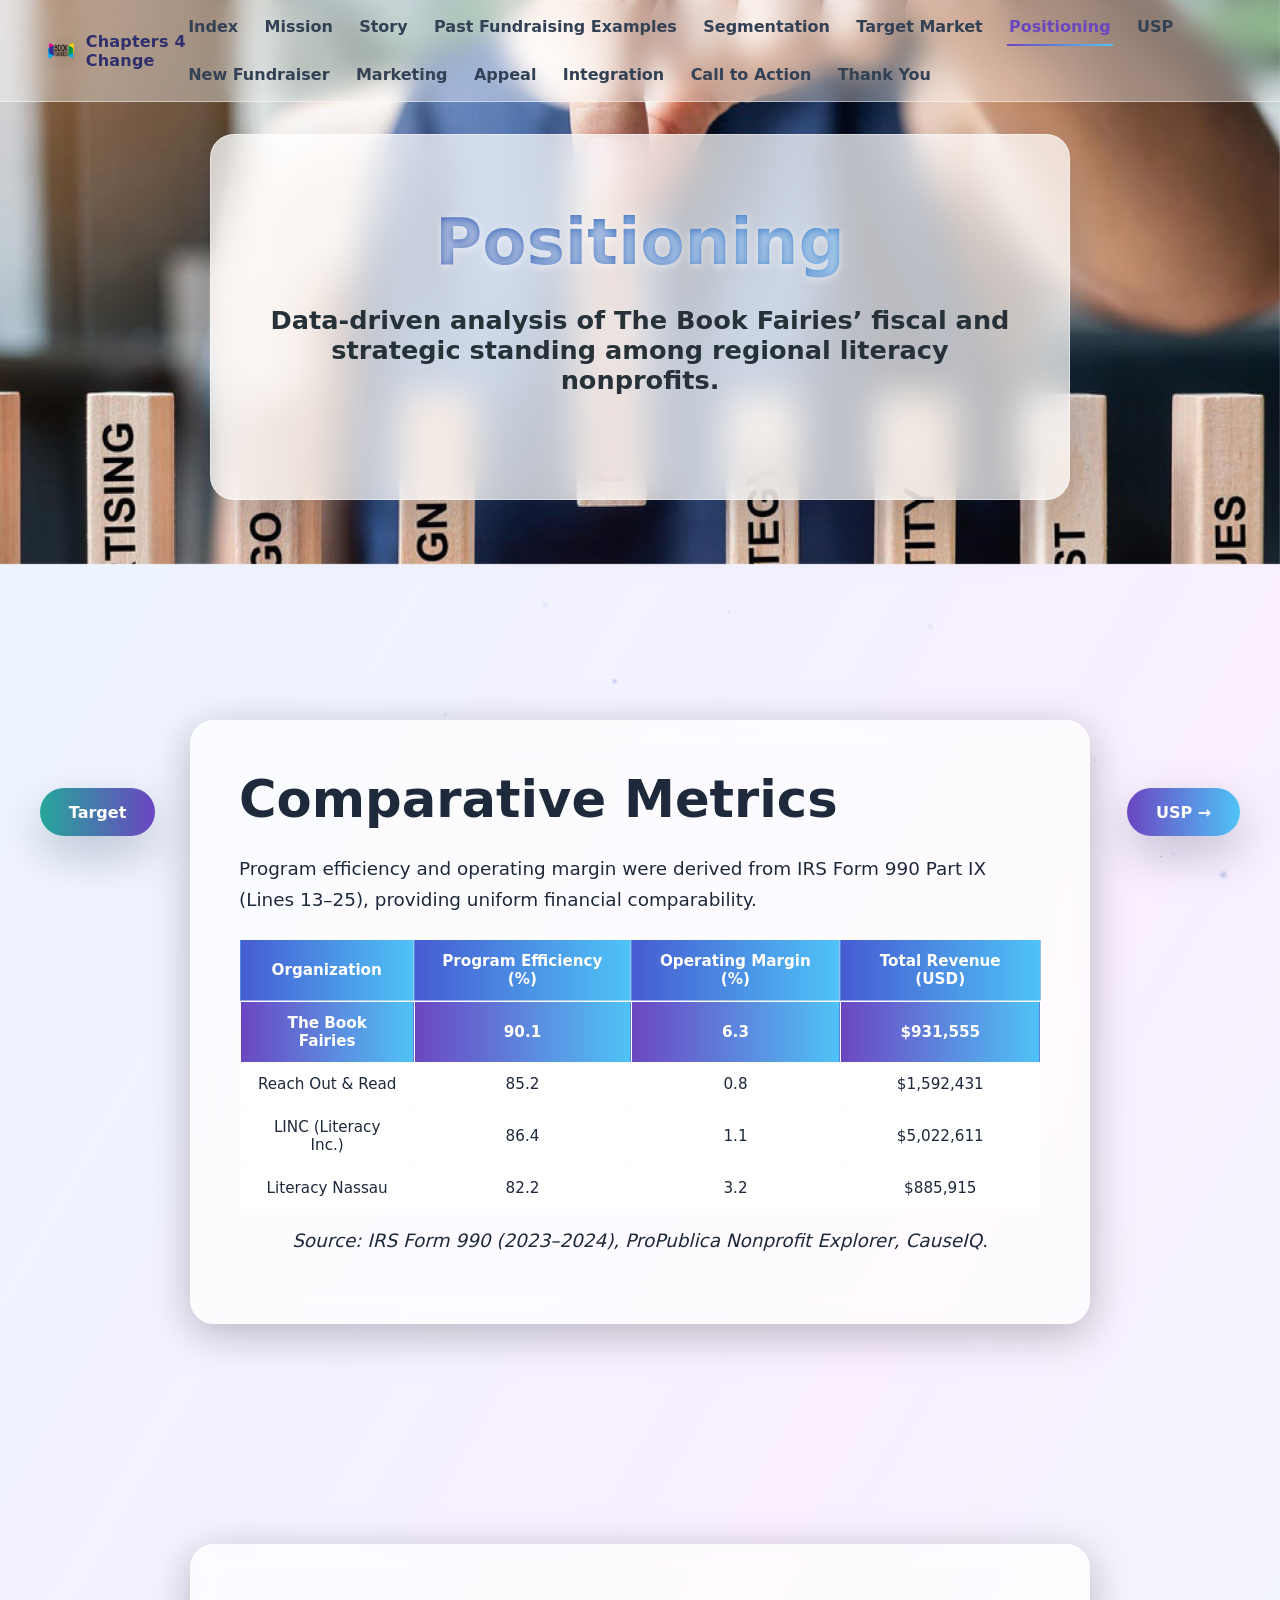
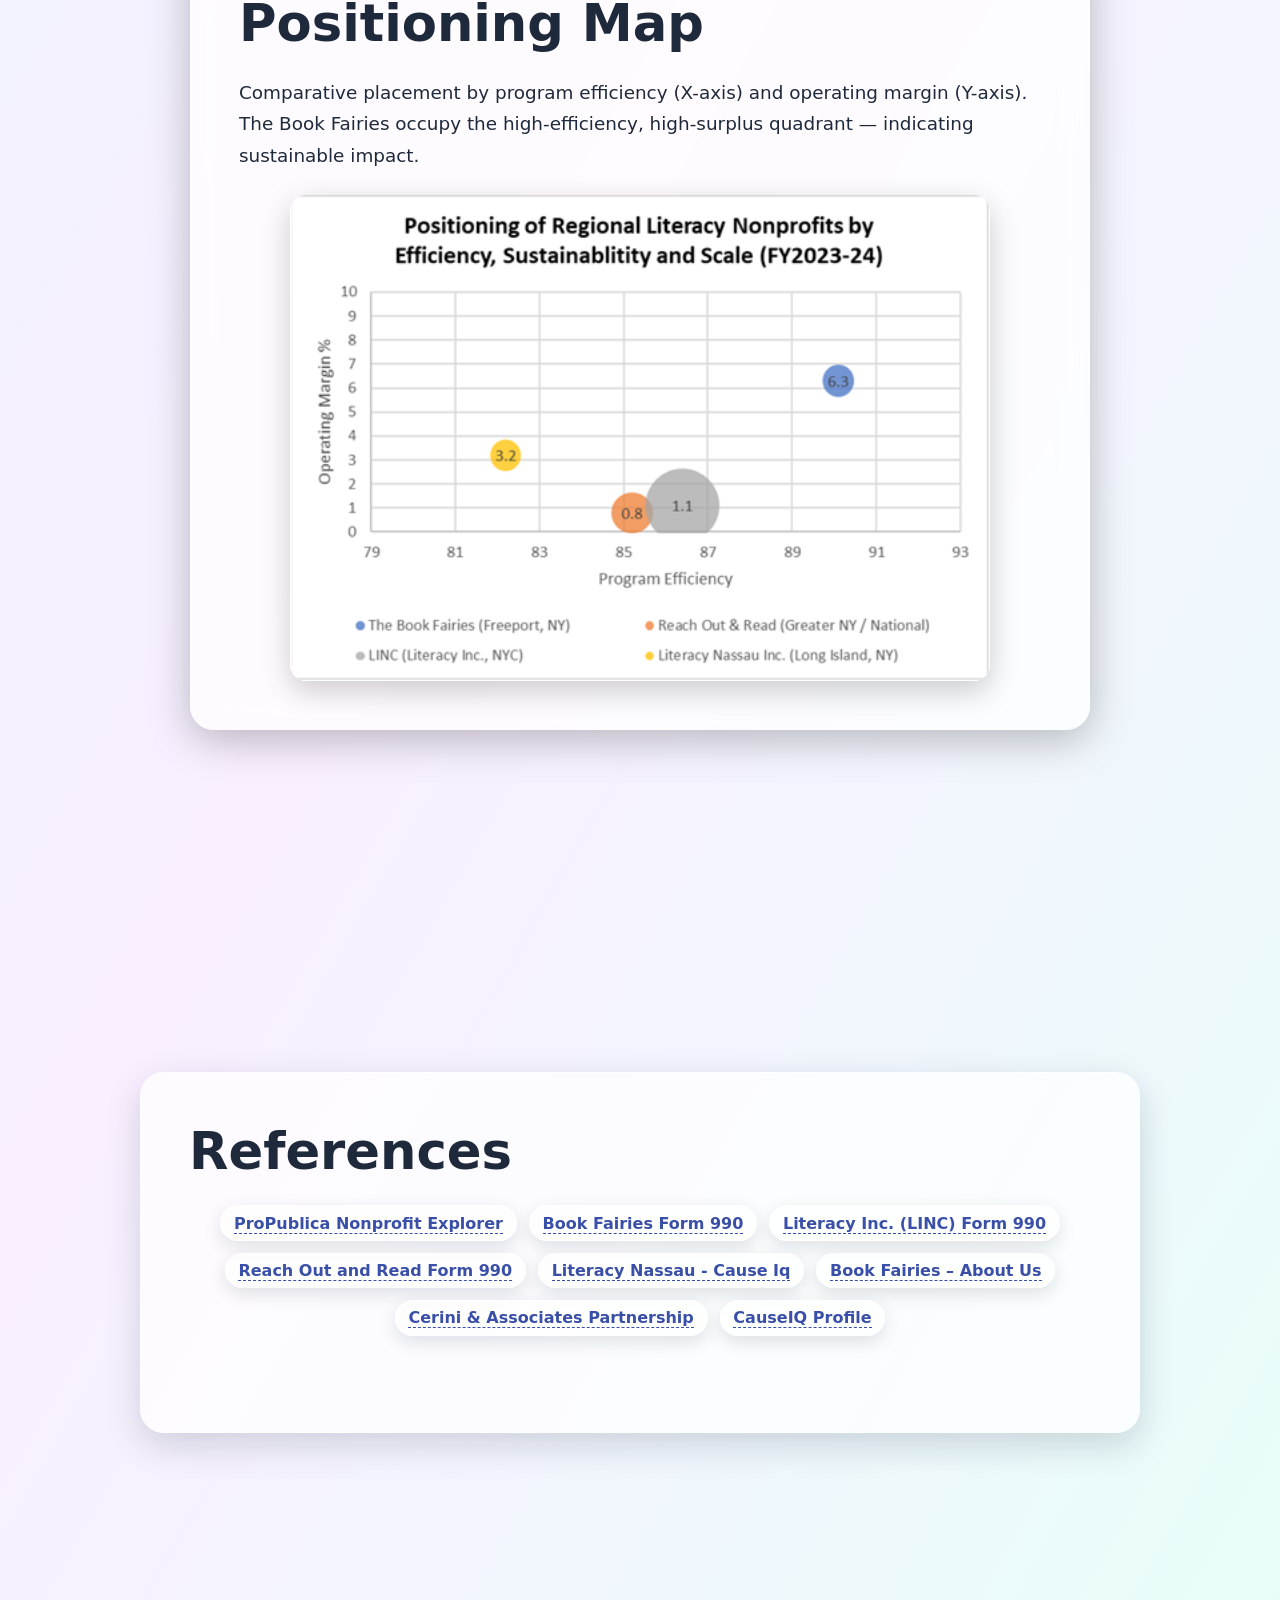
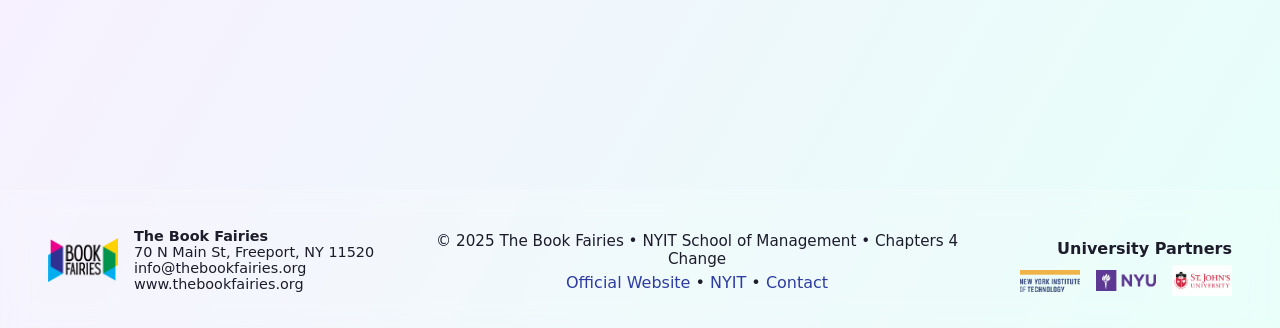
<file: positioning.html>
<!DOCTYPE html>
<html lang="en">
<head>
  <meta charset="UTF-8" />
  <meta name="viewport" content="width=device-width, initial-scale=1.0" />
  <title>Positioning | Chapters 4 Change — The Book Fairies</title>
  <link rel="icon" href="images/BookFairies_Logo.png" />
  <link rel="stylesheet" href="style.css" />
  <script defer src="app.js"></script>
</head>

<body>
  <canvas id="bgParticles"></canvas>
  <a href="#main" class="skip-link">Skip to content</a>

<!-- ========================= UNIVERSAL NAVBAR ========================= -->
<nav class="navbar" aria-label="Primary">
  <div class="nav-left">
    <a href="index.html">
      <img class="nav-logo" src="images/BookFairies_Logo.png" alt="The Book Fairies logo">
    </a>
    <span class="brand-title">Chapters 4 Change</span>
  </div>

  <div class="nav-links">
    <a href="index.html">Index</a>
    <a href="mission.html">Mission</a>
    <a href="story.html">Story</a>
    <a href="pastfundraiserexperience.html">Past Fundraising Examples</a>
    <a href="segmentation.html">Segmentation</a>
    <a href="target.html">Target Market</a>
    <a href="positioning.html">Positioning</a>
    <a href="usp.html">USP</a>
    <a href="fundraiser.html">New Fundraiser</a>
    <a href="marketing.html">Marketing</a>
    <a href="appeal.html">Appeal</a>
    <a href="integration.html">Integration</a>
    <a href="cta.html">Call to Action</a>
    <a href="thanku.html">Thank You</a>
  </div>
</nav>



  <!-- HERO SECTION -->
  <section class="hero-section" style="background-image: url('images/Positioninghero.jpg');">
    <div class="hero-overlay fade-in">
      <h1 class="hero-title gradient-text">Positioning</h1>
      <p class="hero-subtitle">
        Data-driven analysis of The Book Fairies’ fiscal and strategic standing among regional literacy nonprofits.
      </p>
    </div>
  </section>

  <!-- MAIN CONTENT -->
  <main id="main">

    <!-- METRICS TABLE -->
    <section class="section fade-in">
      <div class="card story-content">
        <h2>Comparative Metrics</h2>
        <p>
          Program efficiency and operating margin were derived from IRS Form 990 Part IX (Lines 13–25), providing uniform financial comparability.
        </p>

        <table class="metrics-table">
          <thead>
            <tr>
              <th>Organization</th>
              <th>Program Efficiency (%)</th>
              <th>Operating Margin (%)</th>
              <th>Total Revenue (USD)</th>
            </tr>
          </thead>
          <tbody>
            <tr>
              <td>The Book Fairies</td>
              <td>90.1</td>
              <td>6.3</td>
              <td>$931,555</td>
            </tr>
            <tr>
              <td>Reach Out &amp; Read</td>
              <td>85.2</td>
              <td>0.8</td>
              <td>$1,592,431</td>
            </tr>
            <tr>
              <td>LINC (Literacy Inc.)</td>
              <td>86.4</td>
              <td>1.1</td>
              <td>$5,022,611</td>
            </tr>
            <tr>
              <td>Literacy Nassau</td>
              <td>82.2</td>
              <td>3.2</td>
              <td>$885,915</td>
            </tr>
          </tbody>
        </table>
        <p class="table-caption">
          Source: IRS Form 990 (2023–2024), ProPublica Nonprofit Explorer, CauseIQ.
        </p>
      </div>
    </section>

<!-- POSITIONING MAP -->
<section class="section fade-in">
  <div class="card story-content glassy">
    <h2>Positioning Map</h2>
    <p>
      Comparative placement by program efficiency (X-axis) and operating margin (Y-axis). 
      The Book Fairies occupy the high-efficiency, high-surplus quadrant — indicating sustainable impact.
    </p>

    <div class="image-container">
      <img src="images/postioningmap.png" alt="Book Fairies Positioning Map" class="positioning-map-image">
    </div>
  </div>
</section>


    <!-- REFERENCES -->
    <section class="section fade-in" aria-label="Citations and References">
      <div class="card citations-container">
        <h2>References</h2>
        <div class="subnav" style="margin-top:1rem">
          <span class="tag"><a href="https://projects.propublica.org/nonprofits/organizations/463262048" target="_blank">ProPublica Nonprofit Explorer</a></span>
          <span class="tag"><a href="https://thebookfairies.org/staging1/wp-content/uploads/2024/05/Book-Fairies-FINAL-990-2023.pdf">Book Fairies Form 990</a></span>
          
          <span class="tag"><a href="https://www.lincnyc.org/_files/ugd/5b1d86_795c2b0896bd43acae4c684ebd5bd036.pdf">Literacy Inc. (LINC) Form 990</a></span>
          <span class="tag"><a href="https://reachoutandread.org/wp-content/uploads/2025/03/Reach-Out-and-Read-CY2023-FY24-Form-990_Public.pdf?utm_source=chatgpt.com">Reach Out and Read Form 990</a></span>
          <span class="tag"><a href="https://www.causeiq.com/organizations/literacy-nassau%2C237409756/">Literacy Nassau - Cause Iq</a></span>

      <span class="tag"><a href="https://thebookfairies.org/book-fairies-more-about-us/?">Book Fairies – About Us</a></span>
          <span class="tag"><a href="https://ceriniandassociates.com/book-fairies/?">Cerini & Associates Partnership</a></span>
          <span class="tag"><a href="https://www.causeiq.com/organizations/book-fairies%2C463262048/?">CauseIQ Profile</a></span>

        </div>
      </div>
    </section>

  </main>

  <!-- FLOATING NAV -->
  <a href="target.html" class="floating-prev">Target</a>
  <a href="usp.html" class="floating-next">USP →</a>

<!-- ========================= UNIVERSAL FOOTER ========================= -->
<footer class="universal-footer">
  <div class="footer-content">
    
    <!-- LEFT SIDE: BOOK FAIRIES INFO -->
    <div class="footer-left">
      <img src="images/BookFairies_Logo.png" alt="The Book Fairies Logo" class="footer-logo" />
      <div class="footer-text">
        <p><strong>The Book Fairies</strong></p>
        <p>70 N Main St, Freeport, NY 11520</p>
        <p><a href="mailto:info@thebookfairies.org">info@thebookfairies.org</a></p>
        <p><a href="https://thebookfairies.org" target="_blank">www.thebookfairies.org</a></p>
      </div>
    </div>

    <!-- CENTER SECTION -->
    <div class="footer-center">
      <p>© 2025 The Book Fairies • NYIT School of Management • Chapters 4 Change</p>
      <div class="footer-links">
        <a href="https://thebookfairies.org" target="_blank">Official Website</a> • 
        <a href="https://www.nyit.edu" target="_blank">NYIT</a> • 
        <a href="mailto:info@thebookfairies.org">Contact</a>
      </div>
    </div>

    <!-- RIGHT SIDE: UNIVERSITY PARTNERS -->
    <div class="footer-right">
      <p class="partners-title">University Partners</p>
      <div class="partners-logos">
        <img src="images/Nyit.png" alt="NYIT Logo" class="partner-logo" />
        <img src="images/Stony Brooks.png" alt="Stony Brook University Logo" class="partner-logo" />
        <img src="images/stjohn.png" alt="St. John's University Logo" class="partner-logo" />
      </div>
    </div>
  </div>
</footer>

</body>
</html>
</file>
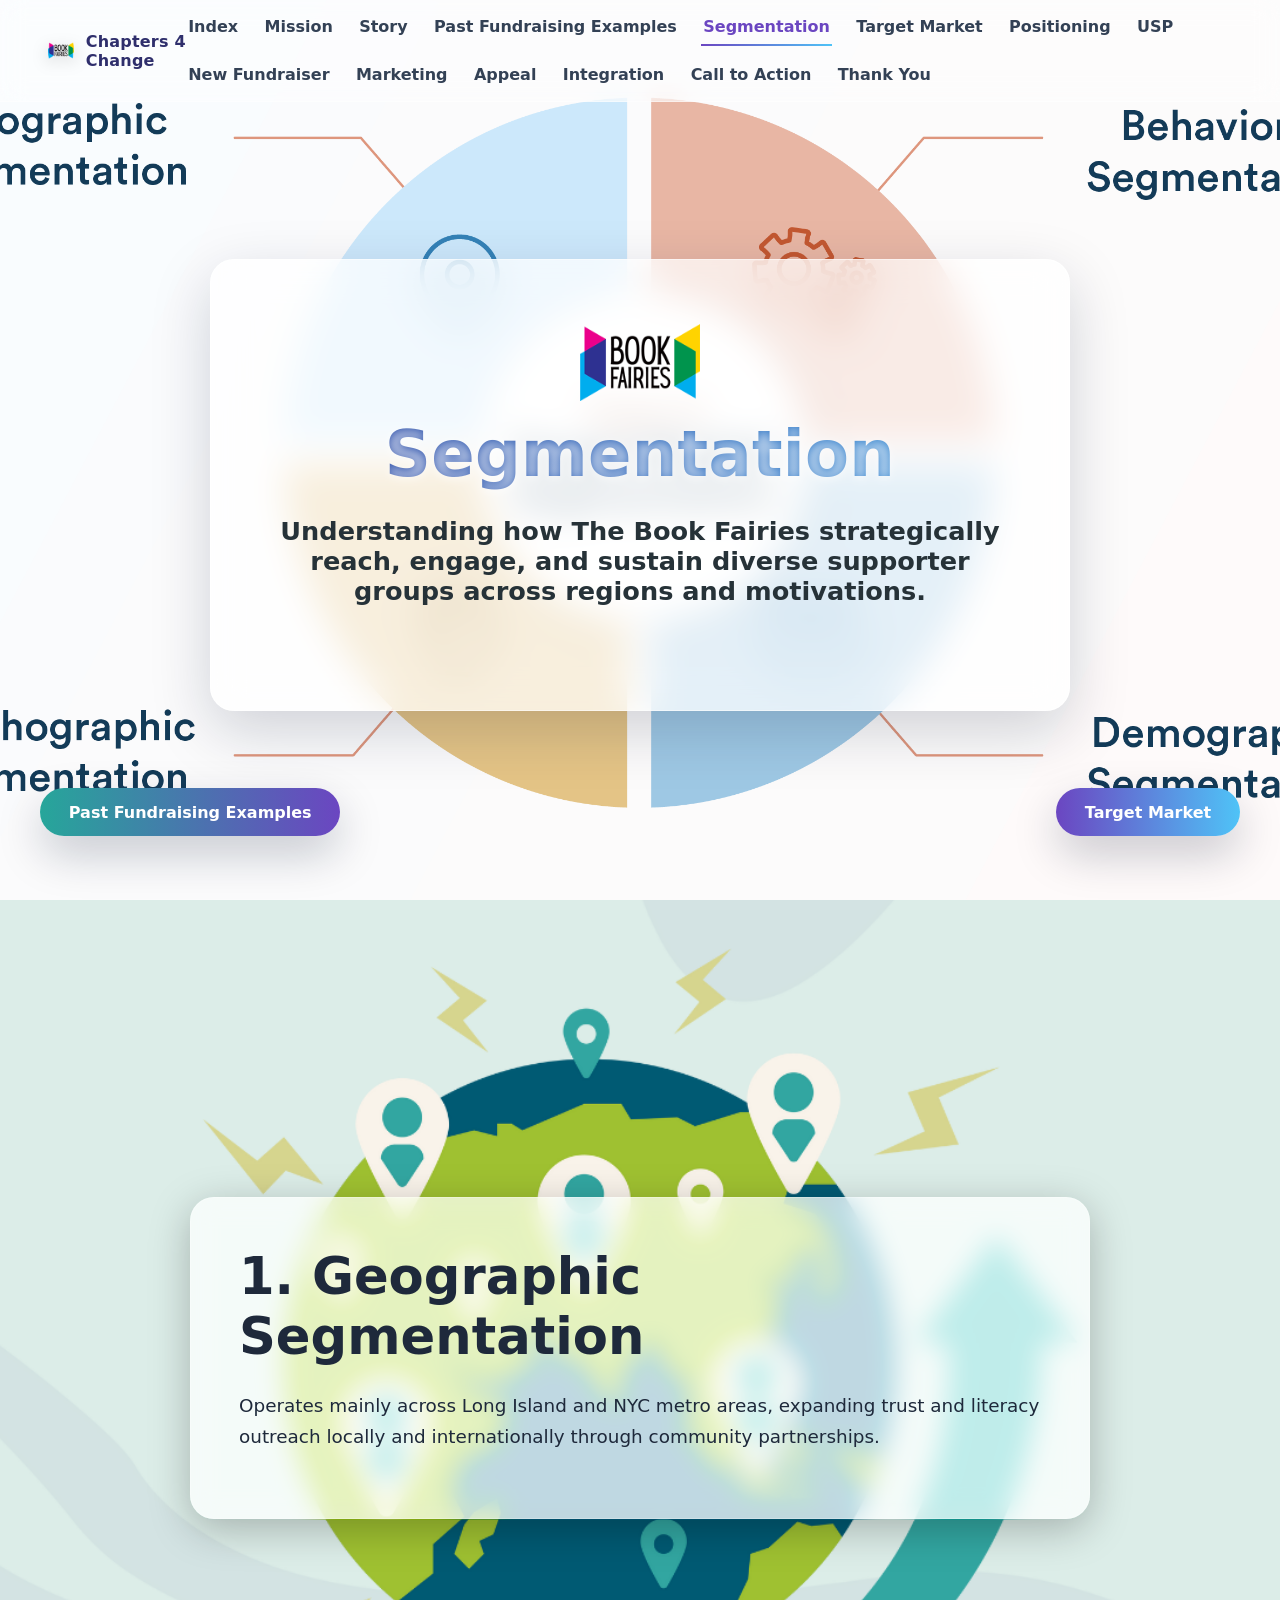
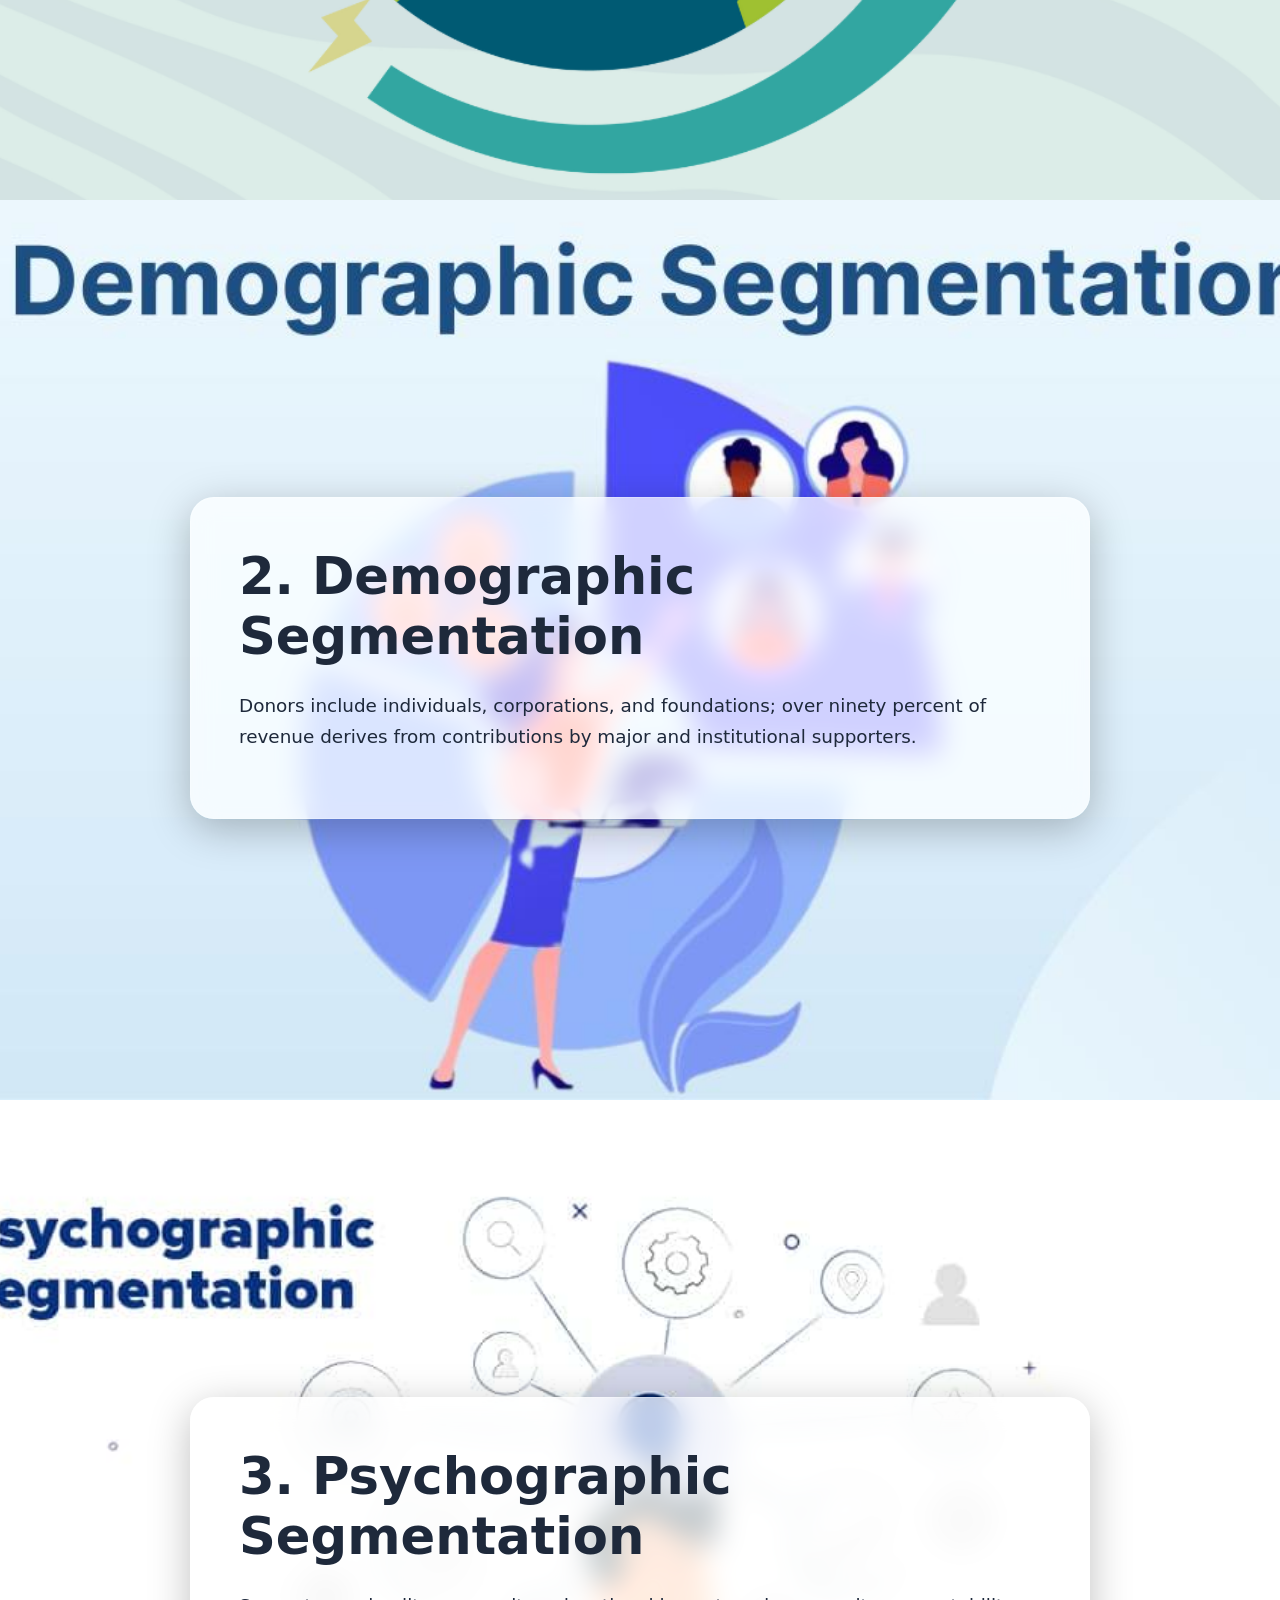
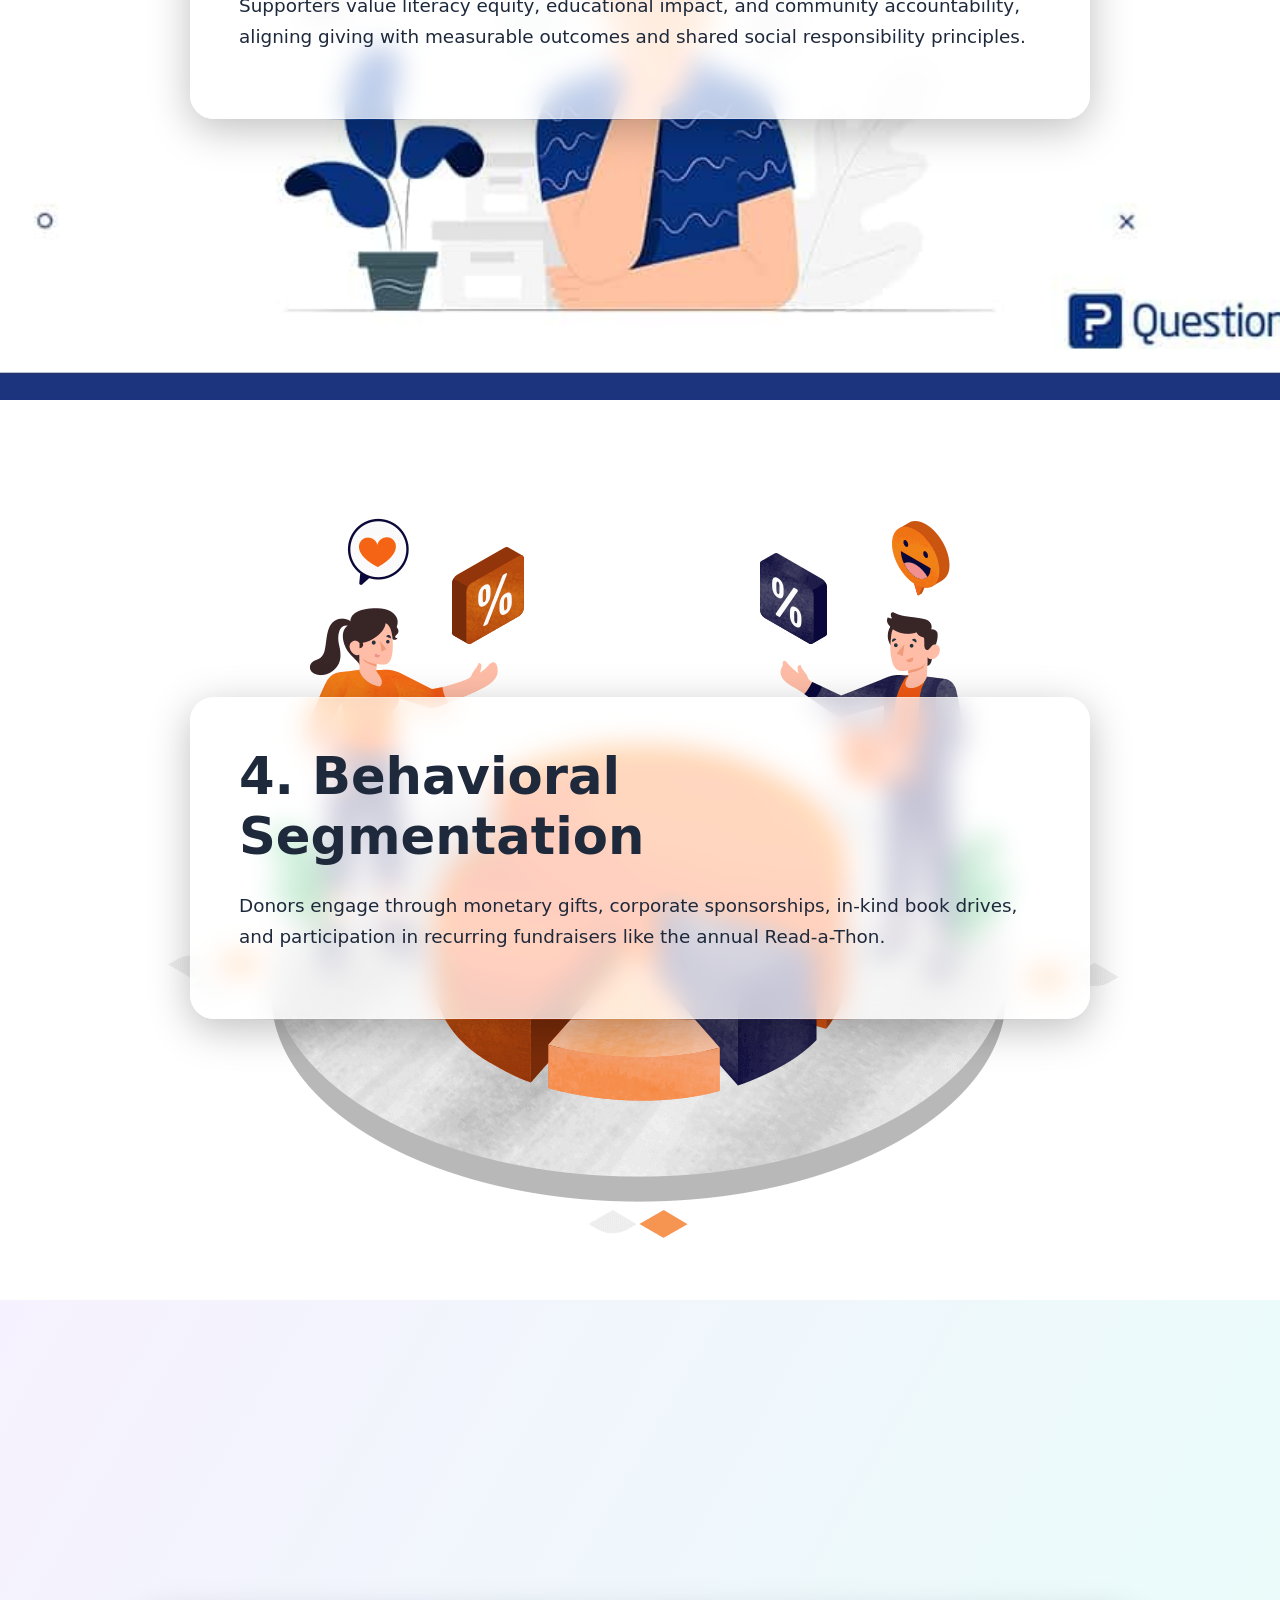
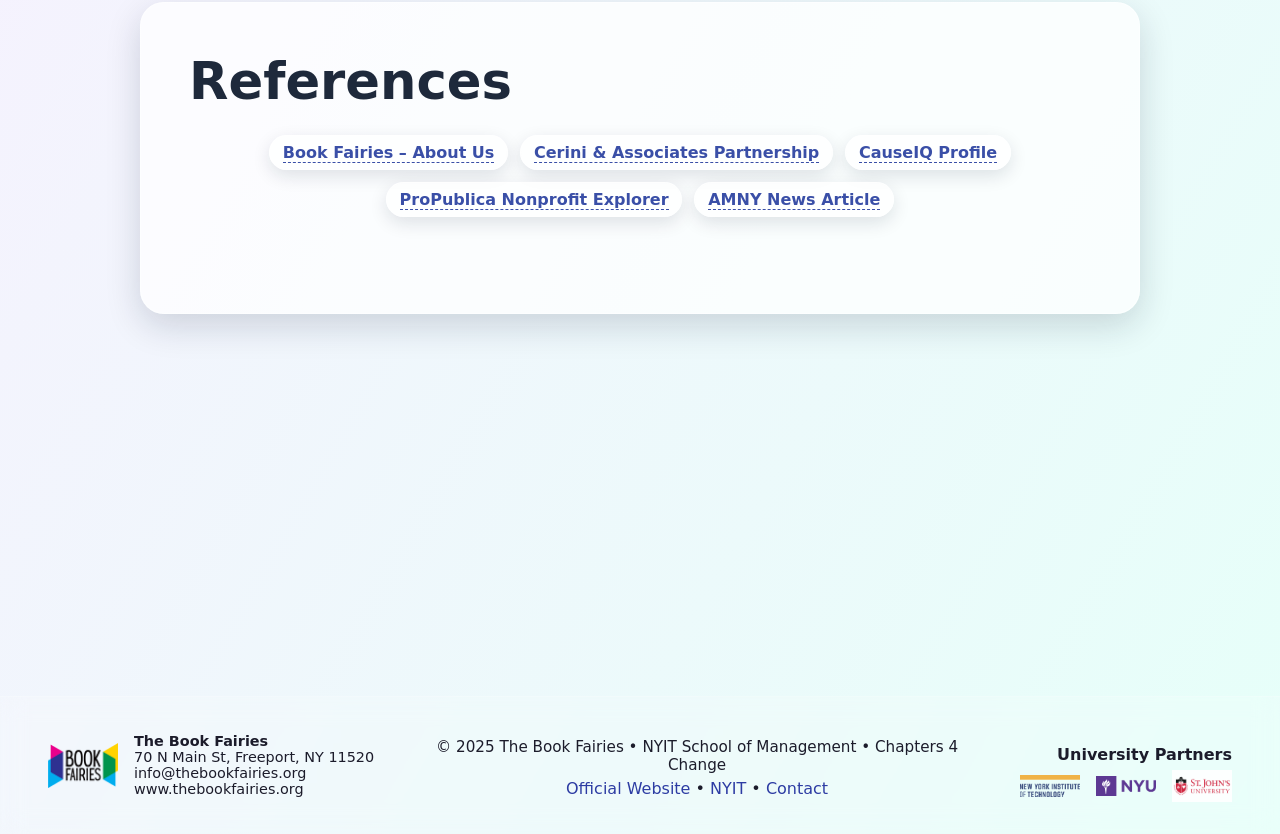
<file: segmentation.html>
<!DOCTYPE html>
<html lang="en">
<head>
  <meta charset="UTF-8" />
  <meta name="viewport" content="width=device-width, initial-scale=1" />
  <title>Segmentation | Chapters 4 Change — The Book Fairies</title>
  <link rel="icon" href="images/BookFairies_Logo.png" />
  <link rel="stylesheet" href="style.css" />
</head>

<body class="page-segmentation">
  <a class="skip-link" href="#main">Skip to content</a>
  <canvas id="bgParticles" aria-hidden="true"></canvas>
  <div id="progressBar" role="presentation" aria-hidden="true"></div>

<!-- ========================= UNIVERSAL NAVBAR ========================= -->
<nav class="navbar" aria-label="Primary">
  <div class="nav-left">
    <a href="index.html">
      <img class="nav-logo" src="images/BookFairies_Logo.png" alt="The Book Fairies logo">
    </a>
    <span class="brand-title">Chapters 4 Change</span>
  </div>

  <div class="nav-links">
    <a href="index.html">Index</a>
    <a href="mission.html">Mission</a>
    <a href="story.html">Story</a>
    <a href="pastfundraiserexperience.html">Past Fundraising Examples</a>
    <a href="segmentation.html">Segmentation</a>
    <a href="target.html">Target Market</a>
    <a href="positioning.html">Positioning</a>
    <a href="usp.html">USP</a>
    <a href="fundraiser.html">New Fundraiser</a>
    <a href="marketing.html">Marketing</a>
    <a href="appeal.html">Appeal</a>
    <a href="integration.html">Integration</a>
    <a href="cta.html">Call to Action</a>
    <a href="thanku.html">Thank You</a>
  </div>
</nav>


  <!-- Main -->
  <main id="main">

<!-- HERO -->
<section class="section hero-section fade-in"
  style="background-image:url('images/segmentation.jpg');"
  aria-label="Segmentation Overview">
  <div class="hero-overlay animated-fade">
    <img src="images/BookFairies_Logo.png" class="hero-logo" alt="Book Fairies logo">
    <h1 class="hero-title gradient-text">Segmentation</h1>
    <p class="hero-subtitle">
      Understanding how The Book Fairies strategically reach, engage, and sustain diverse supporter groups across regions and motivations.
    </p>
  </div>
</section>

<!-- 1. GEOGRAPHIC -->
<section class="section fade-in" style="background-image:url('images/geographic-segmentation.png'); background-size:cover; background-position:center;">
  <div class="card story-content">
    <h2>1. Geographic Segmentation</h2>
    <p>
      Operates mainly across Long Island and NYC metro areas, expanding trust and literacy outreach locally and internationally through community partnerships.
    </p>
  </div>
</section>

<!-- 2. DEMOGRAPHIC -->
<section class="section fade-in" style="background-image:url('images/demographic.jpg'); background-size:cover; background-position:center;">
  <div class="card story-content">
    <h2>2. Demographic Segmentation</h2>
    <p>
      Donors include individuals, corporations, and foundations; over ninety percent of revenue derives from contributions by major and institutional supporters.
    </p>
  </div>
</section>

<!-- 3. PSYCHOGRAPHIC -->
<section class="section fade-in" style="background-image:url('images/psychographic-segmentation.jpg'); background-size:cover; background-position:center;">
  <div class="card story-content">
    <h2>3. Psychographic Segmentation</h2>
    <p>
      Supporters value literacy equity, educational impact, and community accountability, aligning giving with measurable outcomes and shared social responsibility principles.
    </p>
  </div>
</section>

<!-- 4. BEHAVIORAL -->
<section class="section fade-in" style="background-image:url('images/behaviour.png'); background-size:cover; background-position:center;">
  <div class="card story-content">
    <h2>4. Behavioral Segmentation</h2>
    <p>
      Donors engage through monetary gifts, corporate sponsorships, in-kind book drives, and participation in recurring fundraisers like the annual Read-a-Thon.
    </p>
  </div>
</section>

    <!-- References -->
    <section class="section fade-in" aria-label="Citations and References">
      <div class="card citations-container">
        <h2>References</h2>
        <div class="subnav" style="margin-top:1rem">
          <span class="tag"><a href="https://thebookfairies.org/book-fairies-more-about-us/?">Book Fairies – About Us</a></span>
          <span class="tag"><a href="https://ceriniandassociates.com/book-fairies/?">Cerini & Associates Partnership</a></span>
          <span class="tag"><a href="https://www.causeiq.com/organizations/book-fairies%2C463262048/?">CauseIQ Profile</a></span>
          <span class="tag"><a href="https://projects.propublica.org/nonprofits/organizations/463262048?" target="_blank">ProPublica Nonprofit Explorer</a></span>
          <span class="tag"><a href="https://www.amny.com/news/long-island-nonprofit-the-book-fairies-to-host-read-a-thon-for-kids-next-month/?">AMNY News Article</a></span>
        </div>
      </div>
    </section>
  </main>

  <!-- Floating Nav -->
  <a class="floating-prev" href="pastfundraiserexperience.html" aria-label="Previous: Past Fundraising Examples">Past Fundraising Examples</a>
  <a class="floating-next" href="target.html" aria-label="Next: Target Market">Target Market</a>

<!-- ========================= UNIVERSAL FOOTER ========================= -->
<footer class="universal-footer">
  <div class="footer-content">
    
    <!-- LEFT SIDE: BOOK FAIRIES INFO -->
    <div class="footer-left">
      <img src="images/BookFairies_Logo.png" alt="The Book Fairies Logo" class="footer-logo" />
      <div class="footer-text">
        <p><strong>The Book Fairies</strong></p>
        <p>70 N Main St, Freeport, NY 11520</p>
        <p><a href="mailto:info@thebookfairies.org">info@thebookfairies.org</a></p>
        <p><a href="https://thebookfairies.org" target="_blank">www.thebookfairies.org</a></p>
      </div>
    </div>

    <!-- CENTER SECTION -->
    <div class="footer-center">
      <p>© 2025 The Book Fairies • NYIT School of Management • Chapters 4 Change</p>
      <div class="footer-links">
        <a href="https://thebookfairies.org" target="_blank">Official Website</a> • 
        <a href="https://www.nyit.edu" target="_blank">NYIT</a> • 
        <a href="mailto:info@thebookfairies.org">Contact</a>
      </div>
    </div>

    <!-- RIGHT SIDE: UNIVERSITY PARTNERS -->
    <div class="footer-right">
      <p class="partners-title">University Partners</p>
      <div class="partners-logos">
        <img src="images/Nyit.png" alt="NYIT Logo" class="partner-logo" />
        <img src="images/Stony Brooks.png" alt="Stony Brook University Logo" class="partner-logo" />
        <img src="images/stjohn.png" alt="St. John's University Logo" class="partner-logo" />
      </div>
    </div>
  </div>
</footer>


  <script defer src="app.js"></script>
</body>
</html>
</file>
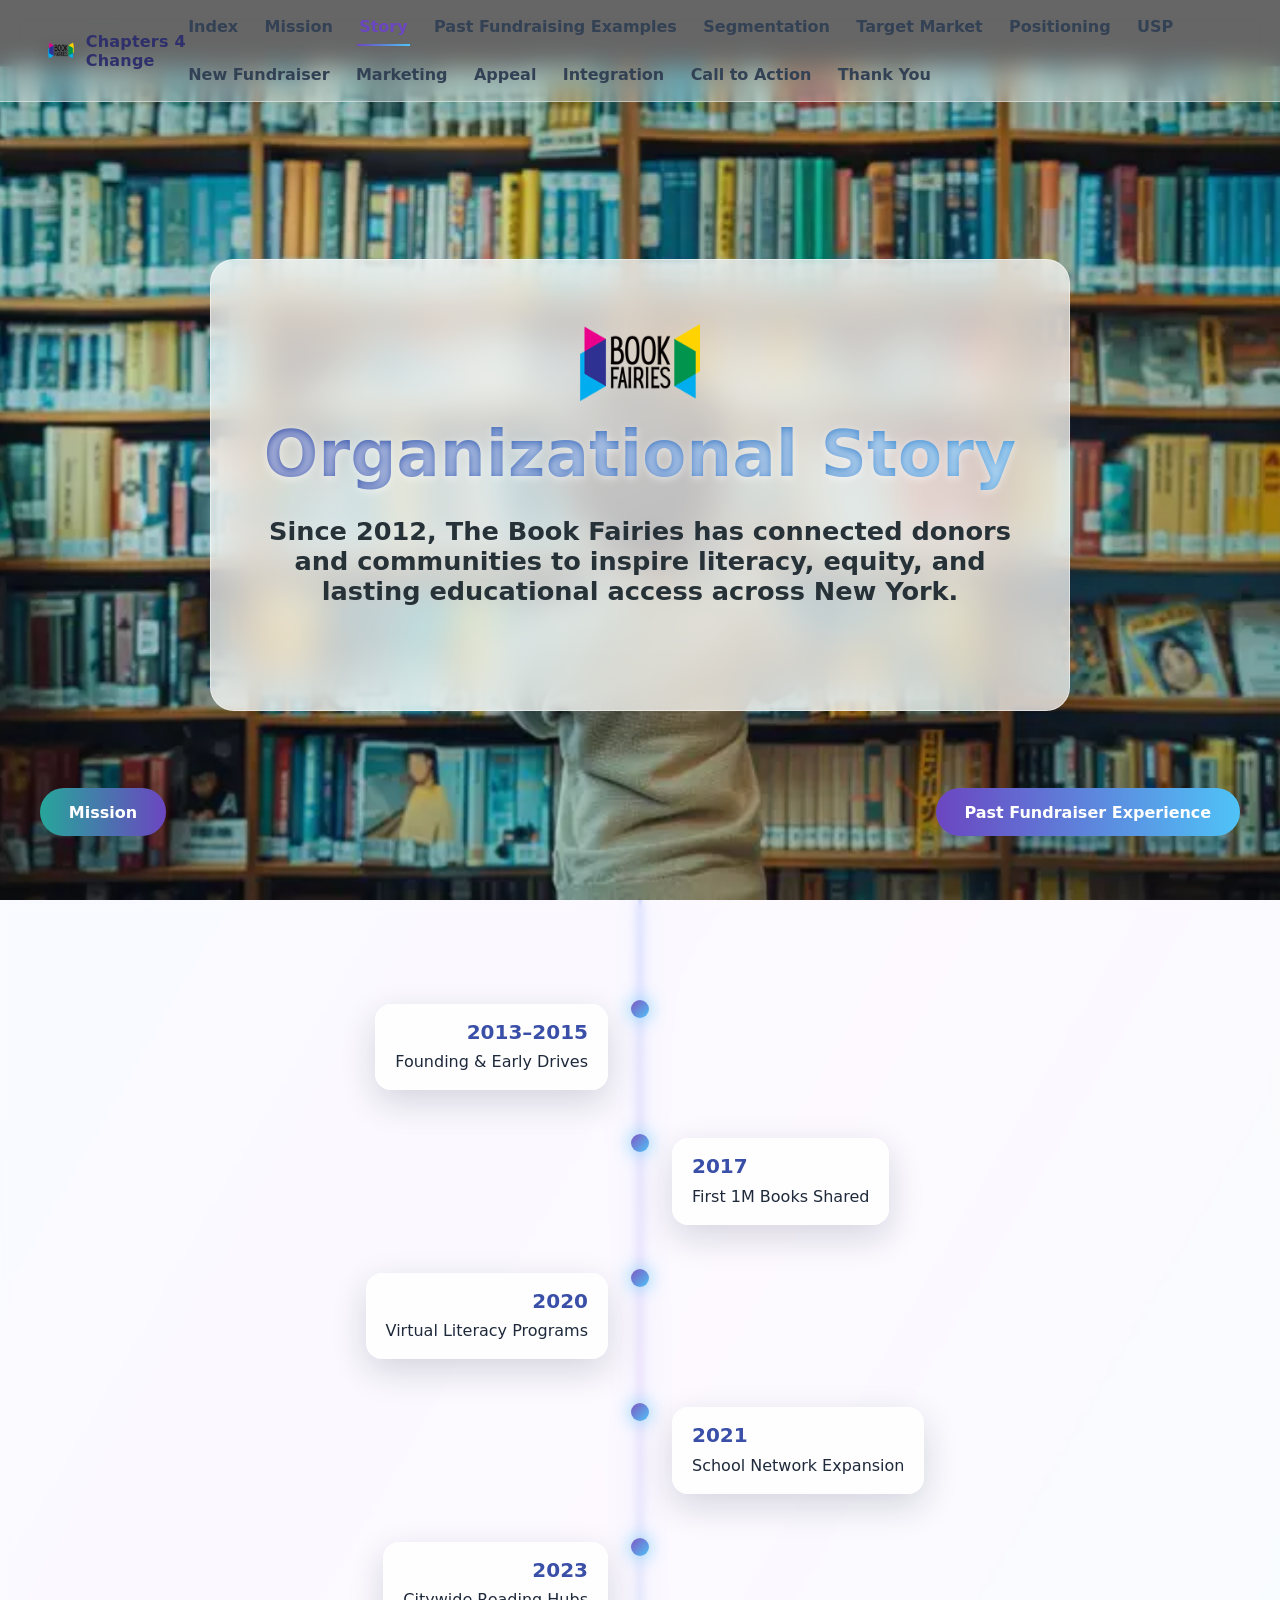
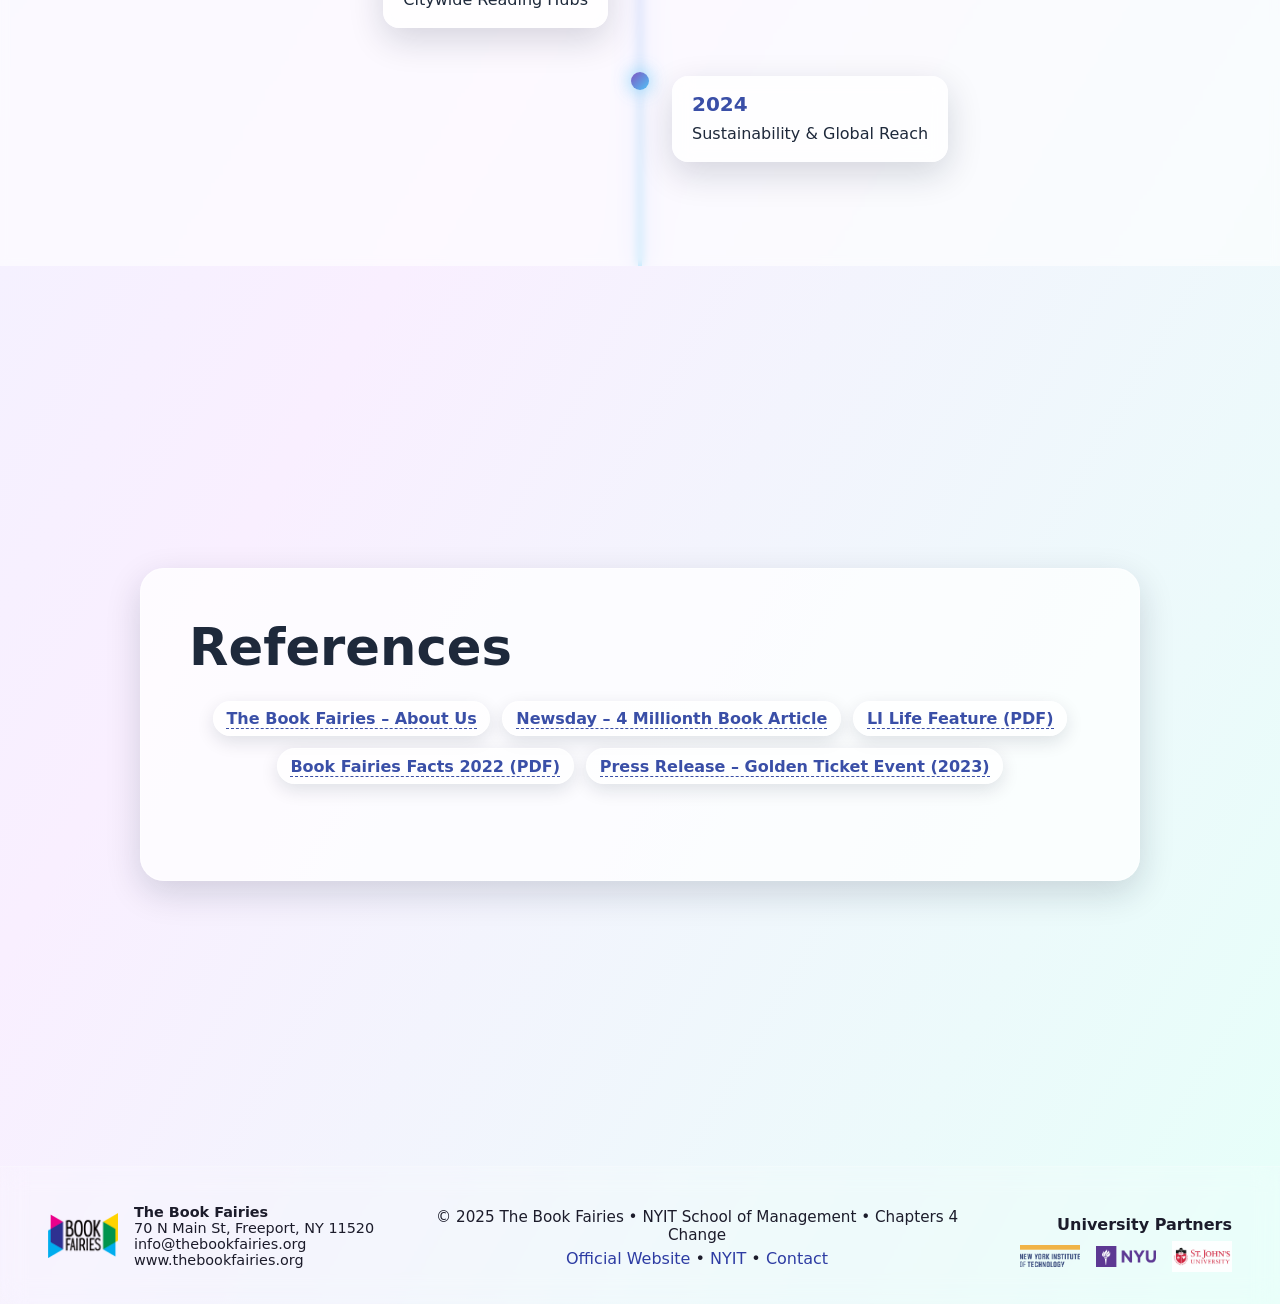
<file: story.html>
<!DOCTYPE html>
<html lang="en">
<head>
  <meta charset="UTF-8" />
  <meta name="viewport" content="width=device-width, initial-scale=1" />
  <title>Organizational Story | Chapters 4 Change — The Book Fairies</title>
  <link rel="icon" href="images/BookFairies_Logo.png" />
  <link rel="stylesheet" href="style.css" />
</head>

<body>
  <a class="skip-link" href="#main">Skip to content</a>
  <canvas id="bgParticles" aria-hidden="true"></canvas>
  <div id="progressBar" role="presentation" aria-hidden="true"></div>

<!-- ========================= UNIVERSAL NAVBAR ========================= -->
<nav class="navbar" aria-label="Primary">
  <div class="nav-left">
    <a href="index.html">
      <img class="nav-logo" src="images/BookFairies_Logo.png" alt="The Book Fairies logo">
    </a>
    <span class="brand-title">Chapters 4 Change</span>
  </div>

  <div class="nav-links">
    <a href="index.html">Index</a>
    <a href="mission.html">Mission</a>
    <a href="story.html">Story</a>
    <a href="pastfundraiserexperience.html">Past Fundraising Examples</a>
    <a href="segmentation.html">Segmentation</a>
    <a href="target.html">Target Market</a>
    <a href="positioning.html">Positioning</a>
    <a href="usp.html">USP</a>
    <a href="fundraiser.html">New Fundraiser</a>
    <a href="marketing.html">Marketing</a>
    <a href="appeal.html">Appeal</a>
    <a href="integration.html">Integration</a>
    <a href="cta.html">Call to Action</a>
    <a href="thanku.html">Thank You</a>
  </div>
</nav>




  <!-- Main Content -->
 <section id="story" class="section hero-section fade-in"
  style="background-image:url('images/story.jpg');"
  aria-label="Organizational Story">
  <div class="hero-overlay animated-fade">
    <img src="images/BookFairies_Logo.png" class="hero-logo" alt="">
    <h1 class="hero-title gradient-text">Organizational Story</h1>
    <p class="hero-subtitle">
      Since 2012, The Book Fairies has connected donors and communities to inspire literacy, equity, and lasting educational access across New York.
    </p>
  </div>
</section>

<!-- Timeline Section -->

<!-- Milestone Background Timeline -->
<div class="milestone-overlay">

  <!-- Soft translucent overlay for readability -->
  <div style="
        position: absolute;
        inset: 0;
        background: rgba(255, 255, 255, 0.6);
        backdrop-filter: blur(4px);
        z-index: 1;
      "></div>

  <!-- Timeline content above overlay -->
  <div class="timeline" style="position: relative; z-index: 2;">

    <div class="timeline-item left">
      <div class="content">
        <h3>2013–2015</h3>
        <p>Founding & Early Drives</p>
      </div>
    </div>

    <div class="timeline-item right">
      <div class="content">
        <h3>2017</h3>
        <p>First 1M Books Shared</p>
      </div>
    </div>

    <div class="timeline-item left">
      <div class="content">
        <h3>2020</h3>
        <p>Virtual Literacy Programs</p>
      </div>
    </div>

    <div class="timeline-item right">
      <div class="content">
        <h3>2021</h3>
        <p>School Network Expansion</p>
      </div>
    </div>

    <div class="timeline-item left">
      <div class="content">
        <h3>2023</h3>
        <p>Citywide Reading Hubs</p>
      </div>
    </div>

    <div class="timeline-item right">
      <div class="content">
        <h3>2024</h3>
        <p>Sustainability & Global Reach</p>
      </div>
    </div>

  </div>
</div>


  <!-- Citations Section -->
<section class="section fade-in" aria-label="Citations and References">
  <div class="card citations-container">
    <h2>References</h2>
    <div class="subnav" style="margin-top:1rem">

      <span class="tag">
        <a href="https://thebookfairies.org/book-fairies-more-about-us/?" target="_blank" rel="noopener">
          The Book Fairies – About Us
        </a>
      </span>

      <span class="tag">
        <a href="https://www.newsday.com/long-island/towns/book-fairies-briahana-romero-connolly-elementary-glen-cove-ktcf8cvj?"
           target="_blank" rel="noopener">
          Newsday – 4 Millionth Book Article
        </a>
      </span>

      <span class="tag">
        <a href="https://thebookfairies.org/wp-content/uploads/2022/05/LILifeCover7-12-2020.pdf?"
           target="_blank" rel="noopener">
          LI Life Feature (PDF)
        </a>
      </span>

      <span class="tag">
        <a href="https://thebookfairies.org/wp-content/uploads/2023/01/Book-Fairies-Facts-2022-.pdf"
           target="_blank" rel="noopener">
          Book Fairies Facts 2022 (PDF)
        </a>
      </span>

      <span class="tag">
        <a href="https://thebookfairies.org/post-book-fairies-nonprofit-four-millionth-book/?"
           target="_blank" rel="noopener">
          Press Release – Golden Ticket Event (2023)
        </a>
      </span>


    </div>
  </div>
</section>

  <!-- Navigation FABs -->
  <a class="floating-prev" href="mission.html" aria-label="Previous: Mission">Mission</a>
  <a class="floating-next" href="pastfundraiserexperience.html" aria-label="Next: Past Fundraiser Experience">Past Fundraiser Experience</a>


<!-- ========================= UNIVERSAL FOOTER ========================= -->
<footer class="universal-footer">
  <div class="footer-content">
    
    <!-- LEFT SIDE: BOOK FAIRIES INFO -->
    <div class="footer-left">
      <img src="images/BookFairies_Logo.png" alt="The Book Fairies Logo" class="footer-logo" />
      <div class="footer-text">
        <p><strong>The Book Fairies</strong></p>
        <p>70 N Main St, Freeport, NY 11520</p>
        <p><a href="mailto:info@thebookfairies.org">info@thebookfairies.org</a></p>
        <p><a href="https://thebookfairies.org" target="_blank">www.thebookfairies.org</a></p>
      </div>
    </div>

    <!-- CENTER SECTION -->
    <div class="footer-center">
      <p>© 2025 The Book Fairies • NYIT School of Management • Chapters 4 Change</p>
      <div class="footer-links">
        <a href="https://thebookfairies.org" target="_blank">Official Website</a> • 
        <a href="https://www.nyit.edu" target="_blank">NYIT</a> • 
        <a href="mailto:info@thebookfairies.org">Contact</a>
      </div>
    </div>

    <!-- RIGHT SIDE: UNIVERSITY PARTNERS -->
    <div class="footer-right">
      <p class="partners-title">University Partners</p>
      <div class="partners-logos">
        <img src="images/Nyit.png" alt="NYIT Logo" class="partner-logo" />
        <img src="images/Stony Brooks.png" alt="Stony Brook University Logo" class="partner-logo" />
        <img src="images/stjohn.png" alt="St. John's University Logo" class="partner-logo" />
      </div>
    </div>
  </div>
</footer>

  <script defer src="app.js"></script>
</body>
</html>
</file>
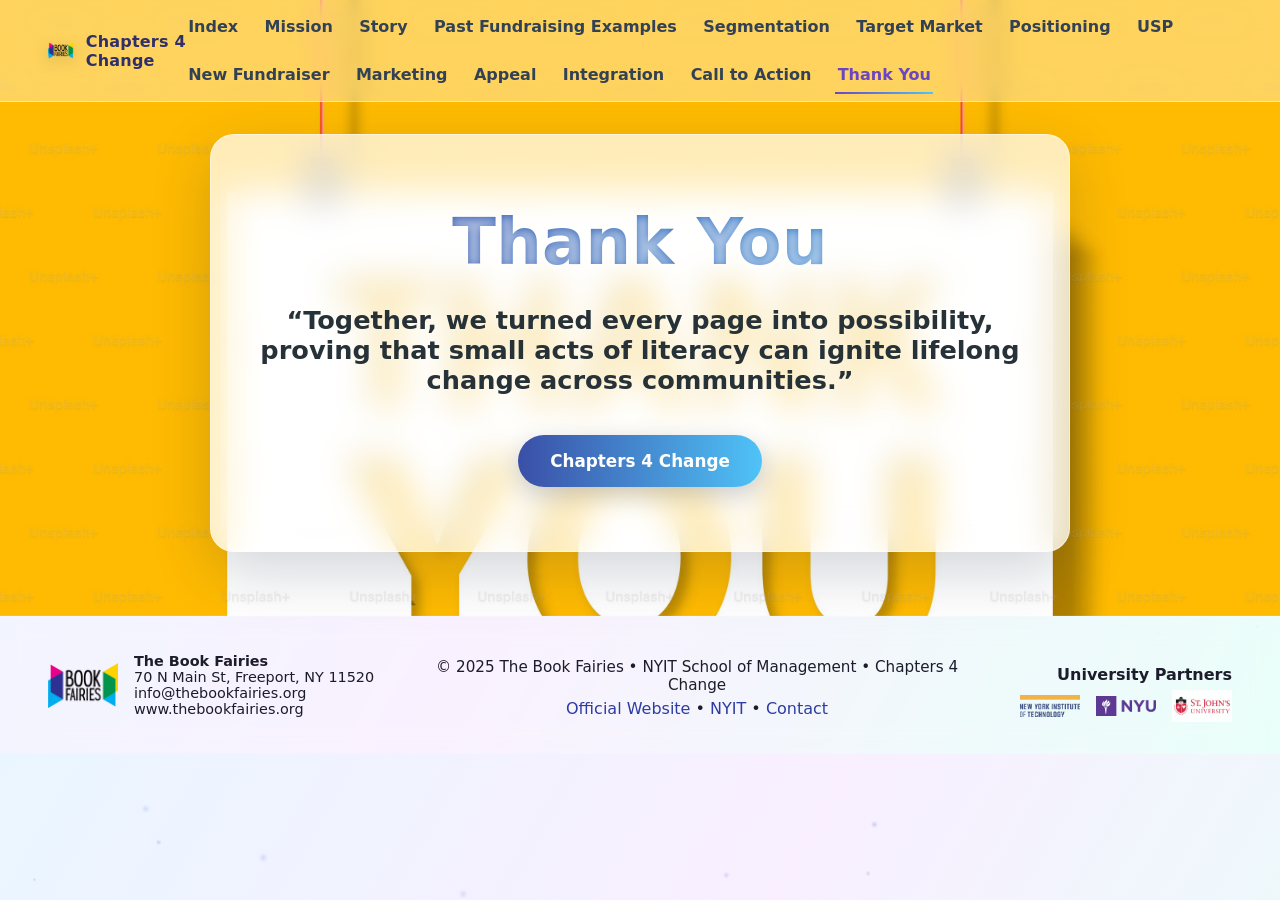
<file: thanku.html>
<!DOCTYPE html>
<html lang="en">
<head>
  <meta charset="UTF-8" />
  <meta name="viewport" content="width=device-width, initial-scale=1.0" />
  <title>Thank You | Chapters 4 Change</title>
  <link rel="stylesheet" href="style.css" />
  <script defer src="app.js"></script>
</head>

<body class="page-thankyou">
  <canvas id="bgParticles"></canvas>
  <a href="#main" class="skip-link">Skip to content</a>

<!-- ========================= UNIVERSAL NAVBAR ========================= -->
<nav class="navbar" aria-label="Primary">
  <div class="nav-left">
    <a href="index.html">
      <img class="nav-logo" src="images/BookFairies_Logo.png" alt="The Book Fairies logo">
    </a>
    <span class="brand-title">Chapters 4 Change</span>
  </div>

  <div class="nav-links">
    <a href="index.html">Index</a>
    <a href="mission.html">Mission</a>
    <a href="story.html">Story</a>
    <a href="pastfundraiserexperience.html">Past Fundraising Examples</a>
    <a href="segmentation.html">Segmentation</a>
    <a href="target.html">Target Market</a>
    <a href="positioning.html">Positioning</a>
    <a href="usp.html">USP</a>
    <a href="fundraiser.html">New Fundraiser</a>
    <a href="marketing.html">Marketing</a>
    <a href="appeal.html">Appeal</a>
    <a href="integration.html">Integration</a>
    <a href="cta.html">Call to Action</a>
    <a href="thanku.html">Thank You</a>
  </div>
</nav>

</nav>

<!-- ========================= HERO (FINAL PAGE) ========================= -->
<section class="hero-section fade-in" style="background-image:url('images/thankuhero.jpg'); background-size:cover; background-position:center;">
  <div class="hero-overlay animated-fade story-center">
    <h1 class="hero-title gradient-text">Thank You</h1>
    <p class="hero-subtitle">
      “Together, we turned every page into possibility, proving that small acts of literacy can ignite lifelong change across communities.”  
    </p>

    <a href="index.html" class="cta-btn">Chapters 4 Change</a>
  </div>
</section>

<!-- ========================= UNIVERSAL FOOTER ========================= -->
<footer class="universal-footer">
  <div class="footer-content">
    
    <!-- LEFT SIDE: BOOK FAIRIES INFO -->
    <div class="footer-left">
      <img src="images/BookFairies_Logo.png" alt="The Book Fairies Logo" class="footer-logo" />
      <div class="footer-text">
        <p><strong>The Book Fairies</strong></p>
        <p>70 N Main St, Freeport, NY 11520</p>
        <p><a href="mailto:info@thebookfairies.org">info@thebookfairies.org</a></p>
        <p><a href="https://thebookfairies.org" target="_blank">www.thebookfairies.org</a></p>
      </div>
    </div>

    <!-- CENTER SECTION -->
    <div class="footer-center">
      <p>© 2025 The Book Fairies • NYIT School of Management • Chapters 4 Change</p>
      <div class="footer-links">
        <a href="https://thebookfairies.org" target="_blank">Official Website</a> • 
        <a href="https://www.nyit.edu" target="_blank">NYIT</a> • 
        <a href="mailto:info@thebookfairies.org">Contact</a>
      </div>
    </div>

    <!-- RIGHT SIDE: UNIVERSITY PARTNERS -->
    <div class="footer-right">
      <p class="partners-title">University Partners</p>
      <div class="partners-logos">
        <img src="images/Nyit.png" alt="NYIT Logo" class="partner-logo" />
        <img src="images/Stony Brooks.png" alt="Stony Brook University Logo" class="partner-logo" />
        <img src="images/stjohn.png" alt="St. John's University Logo" class="partner-logo" />
      </div>
    </div>
  </div>
</footer>

</body>
</html>
</file>
<file: style.css>
/* =========================================================
   CHAPTERS 4 CHANGE — UNIVERSAL THEME
   Works across: title, mission, story, segmentation, target,
   alignment, positioning, USP, fundraiser, integration, CTA
   ---------------------------------------------------------
   Design pillars
   - Clean, type-driven, airy
   - Glassmorphism overlays on photographic heroes
   - Smooth micro-interactions (respect reduced motion)
   - Consistent spacing scale via CSS variables
   - Robust z-index layering (hero / particles / navbar)
   - Accessibility: contrast, focus, readable sizes
   - Print-friendly (slides export nicely to PDF)
   ========================================================= */

/* ---------------------------------------------------------
   0) CSS VARS & BASELINE
--------------------------------------------------------- */
:root {
  /* Color system */
  --ink-900: #0f172a;
  --ink-800: #1e293b;
  --ink-700: #334155;
  --ink-600: #475569;
  --ink-500: #64748b;
  --ink-400: #94a3b8;
  --ink-300: #cbd5e1;
  --ink-200: #e2e8f0;
  --ink-100: #f1f5f9;

  --brand-700: #3a4fa7;
  --brand-600: #465bd1;
  --brand-500: #6a82ff;
  --aqua-500:  #26a69a;
  --sky-400:   #4fc3f7;
  --violet-500:#7e57c2;
  --violet-600:#6b46c1;

  --success: #22c55e;
  --warning: #f59e0b;
  --danger:  #ef4444;

  /* Semantic tokens */
  --bg-grad: linear-gradient(120deg, #eaf6ff, #f9efff, #e6fff9);
  --glass-bg: rgba(255,255,255,0.72);
  --glass-bg-strong: rgba(255,255,255,0.86);
  --glass-border: rgba(255,255,255,0.45);
  --shadow-lg: 0 20px 60px rgba(10, 22, 50, .18);
  --shadow-md: 0 12px 35px rgba(10, 22, 50, .16);
  --shadow-sm: 0 6px 18px rgba(10, 22, 50, .12);

  /* Type scale */
  --font-sans: "Poppins", system-ui, -apple-system, Segoe UI, Roboto, Arial, sans-serif;
  --fs-900: clamp(2.6rem, 5.8vw, 4rem);
  --fs-800: clamp(2rem, 4.5vw, 3.2rem);
  --fs-700: clamp(1.5rem, 3vw, 2.2rem);
  --fs-600: clamp(1.2rem, 2.4vw, 1.6rem);
  --fs-500: clamp(1.05rem, 2vw, 1.15rem);
  --fs-400: clamp(.975rem, 1.8vw, 1rem);
  --fs-300: clamp(.9rem, 1.6vw, .95rem);

  /* Spacing */
  --space-0: 0;
  --space-1: .25rem;
  --space-2: .5rem;
  --space-3: .75rem;
  --space-4: 1rem;
  --space-5: 1.25rem;
  --space-6: 1.5rem;
  --space-7: 1.75rem;
  --space-8: 2rem;
  --space-10: 2.5rem;
  --space-12: 3rem;
  --space-16: 4rem;
  --space-20: 5rem;

  /* Radii */
  --r-sm: 10px;
  --r-md: 16px;
  --r-lg: 24px;
  --r-xl: 28px;
  --r-pill: 999px;

  /* Z stack */
  --z-navbar: 1000;
  --z-progress: 1100;
  --z-fab: 1200;
  --z-particles: 0;
  --z-hero: 5;

  /* Anim timings */
  --ease: cubic-bezier(.22,.61,.36,1);
  --transition: .28s var(--ease);

  /* Progress */
  --progress-grad: linear-gradient(90deg, #64b5f6, #ba68c8);
}

/* ---------------------------------------------------------
   1) RESET & GLOBAL
--------------------------------------------------------- */
*,
*::before,
*::after { box-sizing: border-box }

html {
  scroll-behavior: smooth;
  overflow-x: hidden;
}

body {
  margin: 0;
  font-family: var(--font-sans);
  color: var(--ink-800);
  background: var(--bg-grad);
  -webkit-font-smoothing: antialiased;
  -moz-osx-font-smoothing: grayscale;
  min-height: 100%;
  position: relative;
}

img { max-width: 100%; display: block }
a { color: inherit }
button, input, select, textarea { font: inherit }
:focus-visible { outline: 2.5px dashed var(--brand-600); outline-offset: 2px }

/* Skip link */
.skip-link {
  position: absolute;
  left: -9999px;
  top: auto;
  width: 1px; height: 1px; overflow: hidden;
}
.skip-link:focus {
  left: 12px; top: 12px; width: auto; height: auto;
  padding: .5rem .75rem; background:#fff; border-radius: var(--r-sm);
  box-shadow: var(--shadow-sm);
}

/* Canvas backdrop for particles */
#bgParticles {
  position: fixed; inset: 0;
  z-index: var(--z-particles);
  pointer-events: none;
}

/* Section baseline */
.section {
  width: 100%;
  min-height: 100vh;
  padding: var(--space-20) var(--space-8) var(--space-16);
  display: flex; align-items: center; justify-content: center;
  position: relative; text-align: left;
}

/* ---------------------------------------------------------
   2) NAVBAR
--------------------------------------------------------- */
.navbar {
  position: fixed; inset: 0 0 auto 0; height: auto;
  padding: .8rem 3rem;
  display: flex; align-items: center; justify-content: space-between;
  background: rgba(255,255,255,.36);
  backdrop-filter: blur(12px);
  border-bottom: 1px solid var(--glass-border);
  z-index: var(--z-navbar);
  transition: background var(--transition), box-shadow var(--transition);
}
.navbar.scrolled { background: rgba(255,255,255,.6); box-shadow: 0 4px 18px rgba(10,22,50,.08) }

.nav-left { display: flex; align-items: center; gap: 12px }
.nav-logo { width: 45px; height: 45px; border-radius: 50%; object-fit: contain; filter: drop-shadow(0 4px 8px rgba(0,0,0,.2)) }
.brand-title { font-weight: 700; color: #2f2f6c; letter-spacing: .2px }

.nav-links { display: flex; gap: 1.35rem; flex-wrap: wrap }
.nav-links a {
  position: relative;
  display: inline-flex; align-items: center;
  color: var(--ink-700);
  text-decoration: none; font-weight: 600; font-size: var(--fs-400);
  padding: .25rem .15rem;
}
.nav-links a::after {
  content: ""; position: absolute; left:0; right:0; bottom:-6px; height:2px;
  width: 0%; margin: auto;
  background: linear-gradient(90deg, var(--brand-600), var(--sky-400));
  transition: width var(--transition);
}
.nav-links a:hover::after { width: 100% }
.nav-links a.active { color: var(--violet-600) }
.nav-links a.active::after { width: 100%; background: linear-gradient(90deg, var(--violet-600), var(--sky-400)) }

/* ---------------------------------------------------------
   3) PROGRESS BAR
--------------------------------------------------------- */
#progressBar {
  position: fixed; top: 0; left: 0; height: 5px; width: 0%;
  background: var(--progress-grad); z-index: var(--z-progress);
  transition: width .22s ease-out;
}

/* ---------------------------------------------------------
   4) HERO
--------------------------------------------------------- */
.hero-section {
  text-align: center;
  color: var(--ink-900);
  display: flex; align-items: center; justify-content: center;
  padding-top: calc(70px + var(--space-16));
  padding-bottom: var(--space-16);
  background-size: cover;
  background-position: center;
  background-attachment: fixed;
  position: relative;
}

.hero-overlay {
  background: var(--glass-bg);
  border: 1px solid var(--glass-border);
  backdrop-filter: blur(18px);
  border-radius: var(--r-lg);
  padding: var(--space-16) var(--space-12);
  width: min(92vw, 860px);
  box-shadow: var(--shadow-lg);
  z-index: var(--z-hero);
}

.hero-logo { width: 120px; margin-inline: auto; margin-bottom: var(--space-4) }

.hero-title {
  font-weight: 800; font-size: var(--fs-900); letter-spacing: .3px;
  background: linear-gradient(90deg, var(--brand-700), var(--sky-400), var(--aqua-500));
  -webkit-background-clip: text; background-clip: text; color: transparent;
  margin: .4rem 0 .8rem; text-shadow: 0 2px 8px rgba(255,255,255,.55);
  animation: titleGradient 10s ease-in-out infinite alternate;
}

.hero-subtitle { font-size: var(--fs-600); color: #263238; font-weight: 600; margin-bottom: var(--space-10) }
.presentation-meta { font-size: var(--fs-500); color: var(--ink-800); line-height: 1.6; font-weight: 500 }
.group-members { list-style: none; padding: 0; margin: var(--space-4) 0 0 }
.group-members li { margin: 2px 0 }
.citation { margin-top: var(--space-8); font-size: var(--fs-400); color: var(--ink-600); font-style: italic }

/* ---------------------------------------------------------
   5) CONTENT CARDS (for mission/story/etc.)
--------------------------------------------------------- */
.card {
  background: var(--glass-bg);
  border: 1px solid var(--glass-border);
  box-shadow: var(--shadow-md);
  border-radius: var(--r-lg);
  padding: var(--space-12);
  max-width: min(1000px, 92vw);
  width: 100%;
}
.card h2 { font-size: var(--fs-800); margin: 0 0 var(--space-6) }
.card p { font-size: var(--fs-500); line-height: 1.7; color: var(--ink-800) }
.card a { color: var(--brand-700); text-decoration: none; border-bottom: 1px dashed var(--brand-700) }
.card a:hover { color: var(--violet-600) }

/* Quote style */
.block-quote {
  display: grid; gap: var(--space-4);
  background: var(--glass-bg-strong); border-radius: var(--r-md);
  padding: var(--space-8); border: 1px dashed var(--glass-border);
}
.block-quote p { margin: 0; font-weight: 600 }
.block-quote cite { color: var(--ink-600); font-style: italic; font-size: var(--fs-400) }

/* ---------------------------------------------------------
   6) FLOATING ACTION BUTTONS
--------------------------------------------------------- */
.floating-next, .floating-prev {
  position: fixed;
  bottom: 40px; right: 40px;
  display: inline-flex; align-items: center; gap: .5rem;
  background: linear-gradient(90deg, var(--violet-600), var(--sky-400));
  color: #fff; text-decoration: none; font-weight: 700;
  padding: .9rem 1.8rem; border-radius: var(--r-pill);
  box-shadow: 0 18px 45px rgba(10,22,50,.22);
  z-index: var(--z-fab);
  transition: transform var(--transition), box-shadow var(--transition), filter var(--transition);
}
.floating-prev { left: 40px; right: auto; background: linear-gradient(90deg, var(--aqua-500), var(--violet-600)) }
.floating-next:hover, .floating-prev:hover { transform: translateY(-3px); box-shadow: 0 22px 55px rgba(10,22,50,.3) }
.floating-next:active, .floating-prev:active { transform: translateY(0) }

/* ---------------------------------------------------------
   7) SUB-NAV (optional per slide)
--------------------------------------------------------- */
.subnav {
  display: flex; gap: .75rem; flex-wrap: wrap; justify-content: center;
  margin: var(--space-8) auto var(--space-12);
}
.tag {
  padding: .45rem .8rem; border-radius: var(--r-pill); font-weight: 600;
  border: 1px solid var(--glass-border); background: rgba(255,255,255,.7);
  box-shadow: var(--shadow-sm); color: var(--ink-700)
}

/* ---------------------------------------------------------
   8) ANIMATIONS
--------------------------------------------------------- */
@keyframes titleGradient {
  0% { background-position: 0% 50% }
  100% { background-position: 100% 50% }
}
@keyframes fadeUp {
  from { opacity: 0; transform: translateY(36px) }
  to   { opacity: 1; transform: translateY(0) }
}
@keyframes glowPulse {
  0%, 100% {
    box-shadow: 0 0 18px rgba(126,87,194,.55), 0 0 38px rgba(79,195,247,.38);
  }
  50%  {
    box-shadow: 0 0 28px rgba(126,87,194,.85), 0 0 60px rgba(79,195,247,.55);
  }
}
.fade-in { opacity: 0; transform: translateY(36px); transition: opacity .8s var(--ease), transform .8s var(--ease) }
.fade-in.visible { opacity: 1; transform: translateY(0) }
.animated-fade { animation: fadeUp .9s var(--ease) both }
.animated-logo { animation: logoPulse 6s ease-in-out infinite }
@keyframes logoPulse { 0%,100%{ transform: scale(1) } 50%{ transform: scale(1.05) } }
.gradient-text { background-size: 300% 300% }

/* Typewriter effect hook (JS toggles .typing) */
.typewriter.typing { border-right: 2px solid var(--ink-900); padding-right: 4px }

/* Page exit */
body.fade-out { opacity: 0; transition: opacity .28s ease }

/* ---------------------------------------------------------
   9) STORY-SPECIFIC DECOR — FINAL CLEAN BUILD (DEDUPED)
--------------------------------------------------------- */
.story-section {
  background-size: cover;
  background-position: center;
  background-attachment: fixed;
}

.story-content {
  width: min(900px, 92vw);
  padding: var(--space-12);
  background: rgba(255, 255, 255, 0.75); /* Increased opacity */
  backdrop-filter: blur(14px) saturate(160%);
  -webkit-backdrop-filter: blur(14px) saturate(160%);
  border: 1px solid rgba(255, 255, 255, 0.25);
  border-radius: var(--r-lg);
  box-shadow: 0 10px 40px rgba(0, 0, 0, 0.25);
  transition: background 0.4s ease, box-shadow 0.4s ease;
}

.story-content:hover {
  background: rgba(255, 255, 255, 0.85); /* Slightly stronger on hover */
  box-shadow: 0 12px 50px rgba(0, 0, 0, 0.3);
}

/* === MILESTONE BACKGROUND TIMELINE OVERLAY === */
.milestone-overlay {
  position: relative;
  width: 100%;
  min-height: 100vh;
  background: linear-gradient(rgba(0,0,0,0.25), rgba(0,0,0,0.25)),
              url('images/milestone.JPG') center center / cover no-repeat;
  background-attachment: fixed;
  display: flex;
  align-items: center;
  justify-content: center;
  padding: 5rem 2rem;
  overflow: hidden;
}

/* Center vertical glowing line */
.milestone-overlay::before {
  content: "";
  position: absolute;
  top: 0;
  bottom: 0;
  left: 50%;
  width: 4px;
  background: linear-gradient(to bottom, #6a82ff, #b388eb, #4fc3f7);
  box-shadow: 0 0 25px rgba(106, 130, 255, 0.7);
  transform: translateX(-50%);
  z-index: 1;
  animation: glowPulse 5s ease-in-out infinite;
}

/* Timeline layout */
.timeline {
  position: relative;
  width: 100%;
  max-width: 1000px;
  z-index: 2;
}

.timeline-item {
  position: relative;
  width: 50%;
  padding: 1.5rem 2rem;
}

.timeline-item.left {
  left: 0;
  text-align: right;
}

.timeline-item.right {
  left: 50%;
  text-align: left;
}

/* Dots connecting to line */
.timeline-item::before {
  content: "";
  position: absolute;
  top: 20px;
  width: 18px;
  height: 18px;
  border-radius: 50%;
  background: linear-gradient(135deg, #7e57c2, #4fc3f7);
  box-shadow: 0 0 18px rgba(79, 195, 247, 0.8);
  z-index: 3;
}

.timeline-item.left::before {
  right: -9px;
}

.timeline-item.right::before {
  left: -9px;
}

/* Text box styling */
.timeline-item .content {
  display: inline-block;
  background: rgba(255, 255, 255, 0.8);
  backdrop-filter: blur(10px);
  border-radius: var(--r-md);
  padding: 1rem 1.25rem;
  box-shadow: var(--shadow-md);
  transition: transform 0.3s ease, box-shadow 0.3s ease;
}

.timeline-item .content:hover {
  transform: translateY(-6px);
  box-shadow: 0 18px 45px rgba(106, 130, 255, 0.3);
}

/* Typography */
.timeline-item .content h3 {
  color: var(--brand-700);
  margin: 0 0 0.4rem;
  font-weight: 700;
  font-size: 1.25rem;
}

.timeline-item .content p {
  color: var(--ink-800);
  font-size: 1rem;
  margin: 0;
  line-height: 1.5;
}

/* Mobile responsiveness */
@media (max-width: 768px) {
  .timeline-item,
  .timeline-item.left,
  .timeline-item.right {
    width: 100%;
    left: 0;
    text-align: center;
    padding-left: 2rem;
    padding-right: 2rem;
  }

  .milestone-overlay::before {
    left: 5%;
  }

  .timeline-item::before {
    left: calc(5% - 9px);
  }
}

/* Soft glow animation */
@keyframes glowPulse {
  0%, 100% { opacity: 0.7; box-shadow: 0 0 25px rgba(106,130,255,0.7); }
  50% { opacity: 1; box-shadow: 0 0 40px rgba(79,195,247,0.9); }
}
/* === STORY TIMELINE (TEXT ONLY VERSION) === */
.story-timeline {
  list-style: none;
  text-align: center;
  margin: 0;
  padding: 0;
}

.story-timeline li {
  margin: 0.8rem 0;
  font-size: var(--fs-500);
}

.story-timeline .year {
  display: block;
  font-weight: 700;
  color: var(--brand-700);
  margin-bottom: 0.3rem;
}

.story-timeline .event {
  color: var(--ink-700);
  font-weight: 500;
}

/* === MOBILE RESPONSIVE === */
@media (max-width: 768px) {
  .milestone-image {
    max-width: 280px;
  }

  .story-timeline li {
    padding-left: 1.5rem;
  }

  .story-timeline .year {
    font-size: 1rem;
  }

  .story-timeline .event {
    font-size: 0.95rem;
  }
}

/* ---------------------------------------------------------
   10) FOOTER — UNIVERSAL CENTERED VERSION
--------------------------------------------------------- */
.footer-section {
  background: var(--glass-bg);
  border-top: 1px solid var(--glass-border);
  backdrop-filter: blur(16px);
  color: var(--ink-900);
  text-align: center;
  padding: var(--space-10) var(--space-6);
  margin-top: var(--space-16);
  box-shadow: 0 -4px 20px rgba(0, 0, 0, 0.06);
  display: flex;
  flex-direction: column;
  align-items: center;
  justify-content: center;
}

.footer-section p {
  margin: 0.4rem 0;
  font-size: var(--fs-400);
  color: var(--ink-800);
}

.footer-section a {
  color: var(--brand-700);
  text-decoration: none;
  border-bottom: 1px dashed transparent;
  transition: color 0.3s ease, border-color 0.3s ease;
}

.footer-section a:hover {
  color: var(--brand-500);
  border-color: var(--brand-500);
}/* =========================================================
   POSITIONING PAGE — TABLE + MAP ANIMATIONS
========================================================= */

/* === METRICS TABLE ANIMATION === */
.metrics-table {
  width: 100%;
  border-collapse: collapse;
  margin-top: 1.5rem;
  opacity: 0;
  transform: translateY(20px);
  animation: tableFadeIn 1s ease forwards 0.5s;
}

@keyframes tableFadeIn {
  to { opacity: 1; transform: translateY(0); }
}

.metrics-table th, .metrics-table td {
  border: 1px solid var(--glass-border);
  padding: 0.75rem 1rem;
  text-align: center;
  font-size: 0.95rem;
  background: rgba(255,255,255,0.9);
  transition: background 0.4s ease, color 0.4s ease;
}

.metrics-table th {
  background: linear-gradient(90deg, var(--brand-600), var(--sky-400));
  color: #fff;
  font-weight: 700;
}

.metrics-table tr:first-child td {
  background: linear-gradient(90deg, var(--violet-600), var(--sky-400));
  color: #fff;
  font-weight: 600;
}

.metrics-table td {
  opacity: 0;
  animation: fillCell 0.6s ease forwards;
}

@keyframes fillCell {
  from { opacity: 0; transform: scale(0.9); }
  to   { opacity: 1; transform: scale(1); }
}

/* Sequential cell appearance delay */
.metrics-table tbody tr:nth-child(1) td { animation-delay: 0.6s; }
.metrics-table tbody tr:nth-child(2) td { animation-delay: 1.2s; }
.metrics-table tbody tr:nth-child(3) td { animation-delay: 1.8s; }
.metrics-table tbody tr:nth-child(4) td { animation-delay: 2.4s; }

.table-caption {
  text-align: center;
  color: var(--ink-700);
  margin-top: 1rem;
  font-size: 0.9rem;
  font-style: italic;
}

/* === POSITIONING BUBBLE MAP === */
.bubble-map {
  position: relative;
  width: 100%;
  max-width: 720px;
  height: 400px;
  margin: 2rem auto 0;
  background: radial-gradient(circle at top right, #eaf6ff, #f9efff);
  border: 1px solid var(--glass-border);
  border-radius: var(--r-lg);
  box-shadow: var(--shadow-md);
  overflow: hidden;
}

/* Axes labels */
.bubble-map .axes {
  position: absolute;
  inset: 0;
  pointer-events: none;
}

.bubble-map .x-axis {
  position: absolute;
  bottom: 0.6rem;
  right: 1.5rem;
  font-size: 0.9rem;
  color: var(--ink-600);
  font-weight: 600;
}

.bubble-map .y-axis {
  position: absolute;
  top: 0.5rem;
  left: 1rem;
  font-size: 0.9rem;
  color: var(--ink-600);
  font-weight: 600;
  transform: rotate(-90deg);
  transform-origin: left top;
}

/* Bubbles */
.bubble {
  position: absolute;
  width: 0;
  height: 0;
  border-radius: 50%;
  background: var(--brand-600);
  opacity: 0;
  transform: scale(0.6);
  animation: bubblePop 0.9s var(--ease) forwards;
  box-shadow: 0 0 18px rgba(106,130,255,0.6);
}

@keyframes bubblePop {
  0% { opacity: 0; transform: scale(0.6) translateY(40px); }
  100% { opacity: 1; transform: scale(1) translateY(0); }
}

/* Book Fairies bubble (highlighted) */
.bubble[data-name="Book Fairies"] {
  background: linear-gradient(135deg, var(--violet-600), var(--sky-400));
  box-shadow: 0 0 22px rgba(79,195,247,0.8);
  animation-delay: 0.4s;
}

.bubble[data-name="Reach Out & Read"] { background: var(--aqua-500); animation-delay: 1.0s; }
.bubble[data-name="LINC"] { background: var(--brand-500); animation-delay: 1.6s; }
.bubble[data-name="Literacy Nassau"] { background: var(--violet-500); animation-delay: 2.2s; }

.bubble::after {
  content: attr(data-name);
  position: absolute;
  bottom: 110%;
  left: 50%;
  transform: translateX(-50%);
  font-size: 0.8rem;
  color: var(--ink-900);
  font-weight: 600;
  text-shadow: 0 1px 2px rgba(255,255,255,0.8);
}
/* ===== FUNDRAISER PAGE — TIMELINE BARS & KPI ANIMATION ===== */
.timeline-bars { display: flex; flex-direction: column; gap: 1rem; margin-top: 1rem; }
.bar { position: relative; background: var(--glass-bg); padding: .8rem 1rem; border-radius: var(--r-md); }
.bar span { display: block; font-weight: 600; color: var(--brand-700); margin-bottom: .4rem; }
.progress {
  position: relative; height: 8px; background: rgba(106,130,255,0.15);
  border-radius: 4px; overflow: hidden;
}
.progress::after {
  content: ""; position: absolute; top: 0; left: 0; bottom: 0;
  width: var(--p, 0); background: linear-gradient(90deg, #7e57c2, #4fc3f7);
  border-radius: 4px; animation: fillBar 2s ease forwards;
}
@keyframes fillBar { from { width: 0; } to { width: var(--p); } }

.kpi-grid {
  display: grid; grid-template-columns: repeat(auto-fit, minmax(140px, 1fr));
  gap: 1.2rem; text-align: center; margin-top: 1.5rem;
}
.kpi-num { font-size: 1.8rem; font-weight: 700; color: var(--brand-700); display: block; }
.kpi p { font-size: .95rem; color: var(--ink-700); margin-top: .25rem; }

/* Animated counters */
@keyframes countUp { from { opacity: 0; } to { opacity: 1; } }
.kpi-num.visible { animation: countUp 0.5s ease; }
/* ===== MARKETING PAGE — VISUAL ASSETS & TABLE ===== */
.asset-grid {
  display: grid;
  grid-template-columns: repeat(auto-fit, minmax(250px, 1fr));
  gap: 1.5rem;
  margin-top: 1.5rem;
}

.asset-card {
  background: var(--glass-bg);
  border: 1px solid var(--glass-border);
  border-radius: var(--r-md);
  padding: 1rem;
  box-shadow: var(--shadow-md);
  transition: transform .3s var(--ease), box-shadow .3s var(--ease);
  text-align: center;
}

.asset-card img {
  width: 100%;
  border-radius: var(--r-sm);
  margin-bottom: .75rem;
}

.asset-card:hover {
  transform: translateY(-5px);
  box-shadow: var(--shadow-lg);
}

.channel-table {
  width: 100%;
  border-collapse: collapse;
  margin-top: 1rem;
}

.channel-table th, .channel-table td {
  border-bottom: 1px solid var(--glass-border);
  padding: .6rem .9rem;
  text-align: left;
  font-size: .95rem;
}

.channel-table th {
  background: rgba(255,255,255,.65);
  font-weight: 700;
  color: var(--brand-700);
}

.btn-link {
  display: inline-block;
  margin-top: .5rem;
  color: var(--brand-700);
  font-weight: 600;
  border-bottom: 1px dashed var(--brand-700);
  text-decoration: none;
}
.btn-link:hover { color: var(--violet-600); border-color: var(--violet-600); }
/* === Persona Card Layout === */
.persona-card {
  background: rgba(255, 255, 255, 0.15);
  border-radius: 1.5rem;
  box-shadow: 0 10px 25px rgba(0, 0, 0, 0.15);
  padding: 2rem 1.5rem;
  max-width: 340px;
  text-align: center;
  transition: transform 0.3s ease, box-shadow 0.3s ease;
  display: flex;
  flex-direction: column;
  align-items: center;
  justify-content: flex-start;
}

.persona-card:hover {
  transform: translateY(-6px);
  box-shadow: 0 14px 35px rgba(0, 0, 0, 0.25);
}

/* === Persona Icon Styling (Centered) === */
.persona-img {
  display: block;
  width: 100px;
  height: 100px;
  object-fit: contain;
  border-radius: 50%;
  margin: 0 auto 1rem auto; /* centers horizontally with bottom gap */
  background: rgba(255, 255, 255, 0.25);
  padding: 0.75rem;
  box-shadow: 0 4px 12px rgba(0, 0, 0, 0.1);
  transition: transform 0.3s ease;
}

.persona-img:hover {
  transform: scale(1.05);
}

/* === Grid Alignment === */
.persona-grid {
  display: flex;
  flex-wrap: wrap;
  justify-content: center;
  align-items: flex-start;
  gap: 2rem;
  margin-top: 2rem;
}
}
/* ===== INTEGRATION PAGE — CONNECTED PILLARS ===== */
.integration-diagram {
  display: flex;
  align-items: center;
  justify-content: center;
  flex-wrap: wrap;
  gap: 1.5rem;
  margin-top: 2rem;
  text-align: center;
}

.pillar {
  background: var(--glass-bg);
  border: 1px solid var(--glass-border);
  border-radius: var(--r-md);
  padding: 1.2rem 1rem;
  width: 200px;
  box-shadow: var(--shadow-md);
  transition: transform .4s var(--ease), box-shadow .4s var(--ease);
}

.pillar:hover {
  transform: translateY(-6px);
  box-shadow: 0 12px 35px rgba(106,130,255,0.25);
}

.pillar h3 {
  color: var(--brand-700);
  margin-bottom: .4rem;
  font-size: 1.1rem;
  font-weight: 700;
}

.pillar p {
  font-size: .95rem;
  color: var(--ink-700);
  line-height: 1.4;
}

.link-arrow {
  font-size: 1.8rem;
  color: var(--brand-600);
  animation: arrowPulse 2s infinite ease-in-out;
}

@keyframes arrowPulse {
  0%, 100% { opacity: .6; transform: translateX(0); }
  50% { opacity: 1; transform: translateX(6px); }
}
/* ===== CTA PAGE — FINAL CALL TO ACTION ===== */
.cta-buttons {
  display: flex;
  flex-wrap: wrap;
  justify-content: center;
  gap: 1.2rem;
  margin-top: 1.5rem;
}

.cta-btn {
  display: inline-block;
  padding: 1rem 2rem;
  border-radius: var(--r-pill);
  font-weight: 700;
  font-size: 1.05rem;
  text-decoration: none;
  color: #fff;
  transition: all .35s var(--ease);
  box-shadow: 0 8px 25px rgba(10,22,50,0.2);
  background: linear-gradient(90deg, var(--brand-700), var(--sky-400));
}

.cta-btn:hover {
  transform: translateY(-4px);
  box-shadow: 0 12px 35px rgba(10,22,50,0.3);
}

.cta-btn.donate { background: linear-gradient(90deg, #3a4fa7, #7e57c2); }
.cta-btn.volunteer { background: linear-gradient(90deg, #26a69a, #4fc3f7); }
.cta-btn.microsite { background: linear-gradient(90deg, #6a82ff, #00c6ff); }

@media (max-width: 600px) {
  .cta-btn { width: 100%; text-align: center; }
}
/* === POSITIONING MAP IMAGE STYLING === */
.image-container {
  display: flex;
  justify-content: center;
  align-items: center;
  margin-top: 1.5rem;
}

.positioning-map-image {
  width: 90%;
  max-width: 700px;
  border-radius: var(--r-md);
  box-shadow: 0 10px 30px rgba(0, 0, 0, 0.2);
  transition: transform 0.3s ease;
}

.positioning-map-image:hover {
  transform: scale(1.03);
}
/* === Flyer Container Styling === */
.flyer-container {
  display: flex;
  justify-content: center;
  align-items: center;
  flex-direction: column;
  margin-top: 1.5rem;
  padding: 1rem 0;
}

/* === Flyer Image Styling === */
.flyer-image {
  display: block;
  max-width: 90%;
  width: 650px; /* caps size nicely on large screens */
  height: auto;
  border-radius: 1.25rem;
  box-shadow: 0 8px 25px rgba(0, 0, 0, 0.25);
  transition: transform 0.3s ease, box-shadow 0.3s ease;
  margin: 0 auto;
}

.flyer-image:hover {
  transform: scale(1.03);
  box-shadow: 0 12px 35px rgba(0, 0, 0, 0.35);
}

/* === Responsive scaling for small screens === */
@media (max-width: 768px) {
  .flyer-image {
    width: 100%;
    max-width: 95%;
  }
}
/* Clean CTA Button Style */
.cta-buttons.clean-style .cta-btn {
  background: rgba(255, 255, 255, 0.2);
  color: #222;
  font-weight: 600;
  border: 1px solid rgba(0, 0, 0, 0.1);
  border-radius: 50px;
  padding: 12px 28px;
  text-decoration: none;
  transition: all 0.3s ease;
  margin: 10px;
  backdrop-filter: blur(6px);
}

.cta-buttons.clean-style .cta-btn:hover {
  background: rgba(255, 255, 255, 0.4);
  transform: translateY(-2px);
}
/* ===== UNIVERSAL FOOTER ===== */
.universal-footer {
  background: rgba(255, 255, 255, 0.15);
  backdrop-filter: blur(12px);
  padding: 2rem 3rem;
  display: flex;
  flex-direction: column;
  align-items: center;
  border-top: 1px solid rgba(255, 255, 255, 0.2);
  color: #1c1c2b;
}

.footer-content {
  display: flex;
  justify-content: space-between;
  align-items: center;
  width: 100%;
  max-width: 1200px;
  flex-wrap: wrap;
  gap: 2rem;
}

/* LEFT SIDE */
.footer-left {
  display: flex;
  align-items: center;
  gap: 1rem;
}

.footer-logo {
  width: 70px;
  height: auto;
}

.footer-text p {
  margin: 0;
  font-size: 0.9rem;
}

.footer-text a {
  color: #1c1c2b;
  text-decoration: none;
}

.footer-text a:hover {
  text-decoration: underline;
}

/* CENTER */
.footer-center {
  text-align: center;
  flex: 1;
}

.footer-center p {
  margin: 0.3rem 0;
  font-size: 0.95rem;
  font-weight: 500;
}

.footer-links a {
  color: #2d3ca3;
  font-weight: 500;
  text-decoration: none;
}

.footer-links a:hover {
  text-decoration: underline;
}

/* RIGHT SIDE */
.footer-right {
  text-align: right;
}

.partners-title {
  font-weight: 600;
  margin-bottom: 0.4rem;
}

.partners-logos {
  display: flex;
  align-items: center;
  gap: 1rem;
  justify-content: flex-end;
}

.partner-logo {
  width: 60px;
  height: auto;
  opacity: 0.9;
  transition: transform 0.3s ease, opacity 0.3s ease;
}

.partner-logo:hover {
  transform: scale(1.05);
  opacity: 1;
}

/* RESPONSIVE */
@media (max-width: 900px) {
  .footer-content {
    flex-direction: column;
    align-items: center;
    text-align: center;
  }

  .footer-left, .footer-right {
    justify-content: center;
  }

  .partners-logos {
    justify-content: center;
  }
}
/* ==== Prevent Floating Nav Overlap with Footer ==== */
main {
  padding-bottom: 6rem; /* Adds space so the floating buttons don’t overlap footer */
}

/* For smaller screens, increase a bit more */
@media (max-width: 768px) {
  main {
    padding-bottom: 8rem;
  }
}

/* Optional: slightly raise floating buttons for safety */
.floating-prev,
.floating-next {
  bottom: 4rem !important; /* Raises them higher above footer */
}

/* ---------------------------------------------------------
   11) RESPONSIVE
--------------------------------------------------------- */
@media (max-width: 1024px) {
  .navbar { padding: .75rem 1.5rem }
  .nav-links { gap: 1rem }
}
@media (max-width: 768px) {
  .navbar { padding: .6rem 1.2rem }
  .nav-links { gap: .8rem; justify-content: center }
  .hero-overlay { padding: var(--space-12) var(--space-8) }
  .floating-next, .floating-prev { bottom: 22px; right: 22px; padding: .75rem 1.35rem }
  .floating-prev { left: 22px }
}
@media (max-width: 520px) {
  .brand-title { display: none }
  .nav-links a { font-size: .92rem }
}

/* ---------------------------------------------------------
   12) REDUCED MOTION
--------------------------------------------------------- */
@media (prefers-reduced-motion: reduce) {
  * { animation: none !important; transition: none !important; scroll-behavior: auto !important }
}

/* ---------------------------------------------------------
   13) PRINT (PDF EXPORT)
--------------------------------------------------------- */
@media print {
  :root { --bg-grad:#fff }
  body { background: #fff; color: #000 }
  #bgParticles, .floating-next, .floating-prev, #progressBar, .navbar { display: none !important }
  .section { min-height: auto; padding: 2rem 0 }
  .hero-section { background-attachment: initial !important }
  a[href]::after { content: " (" attr(href) ")"; font-size: 10px }
}
</file>
